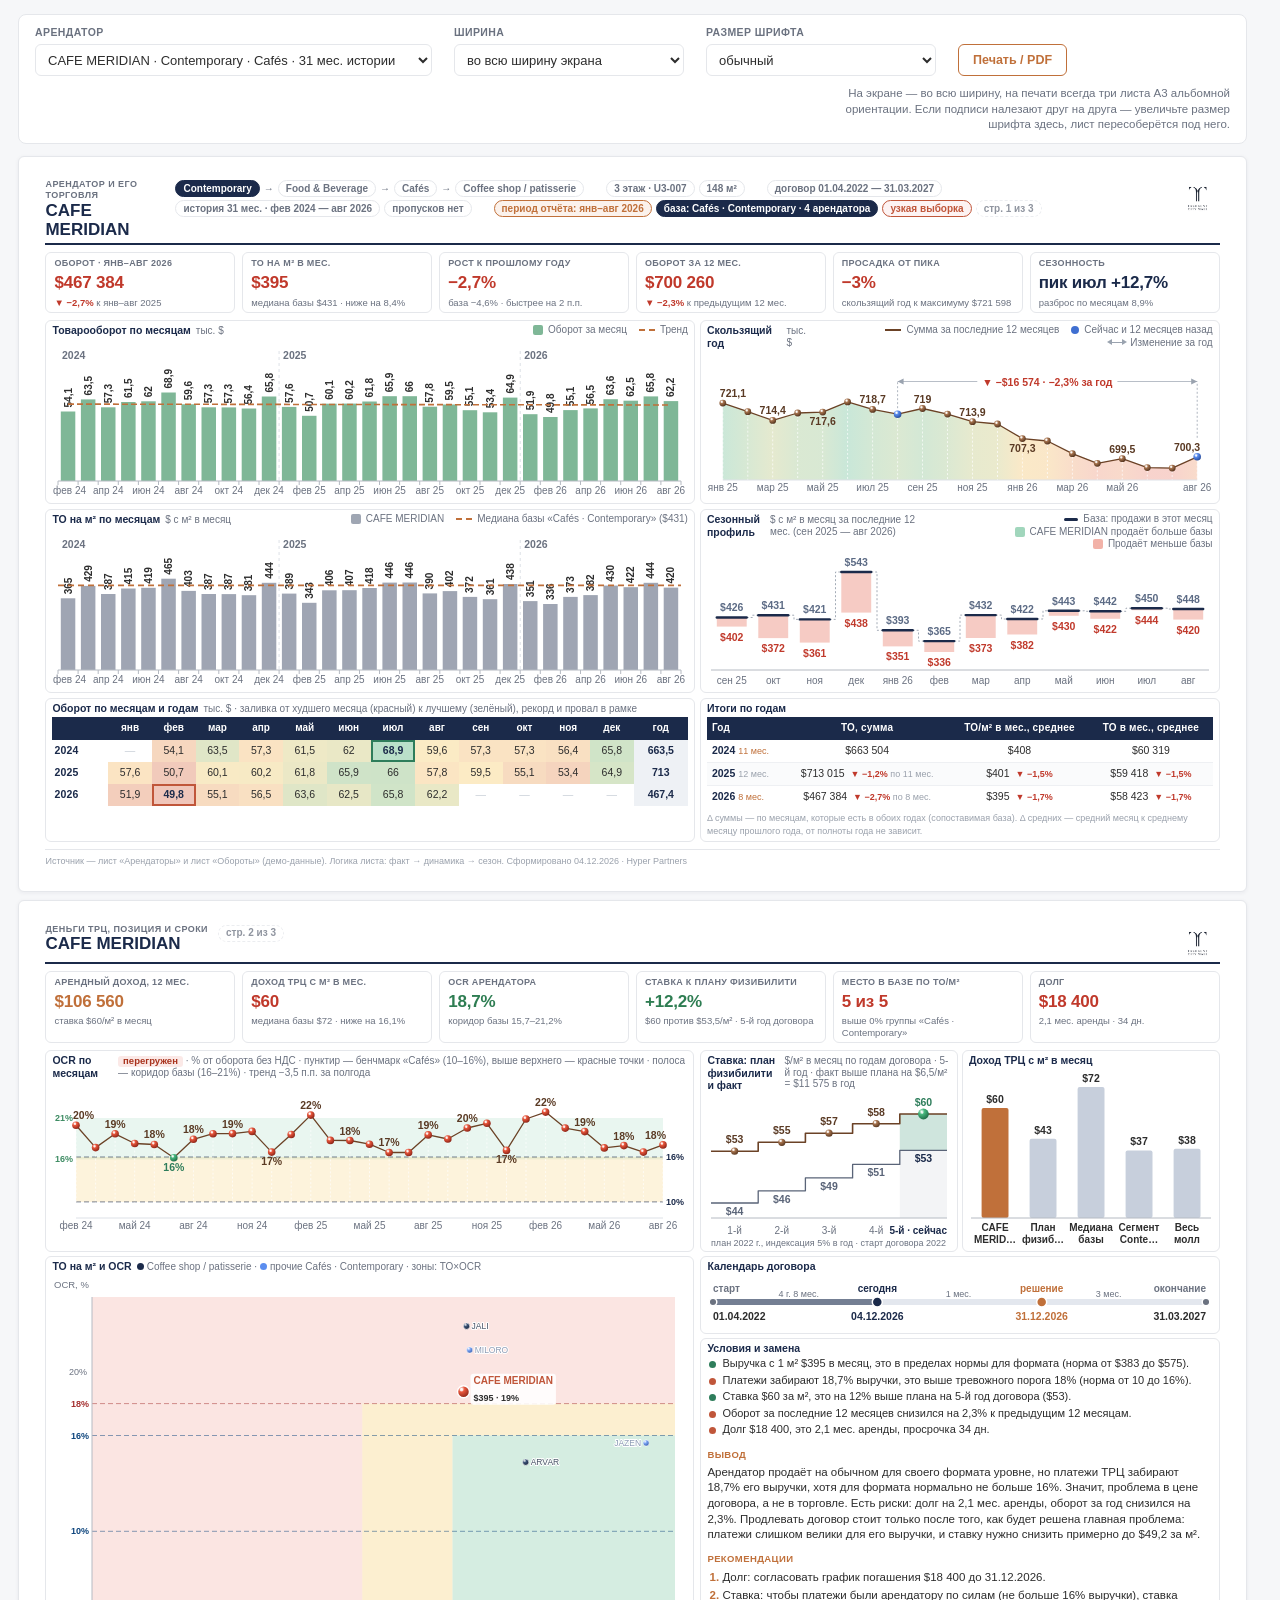
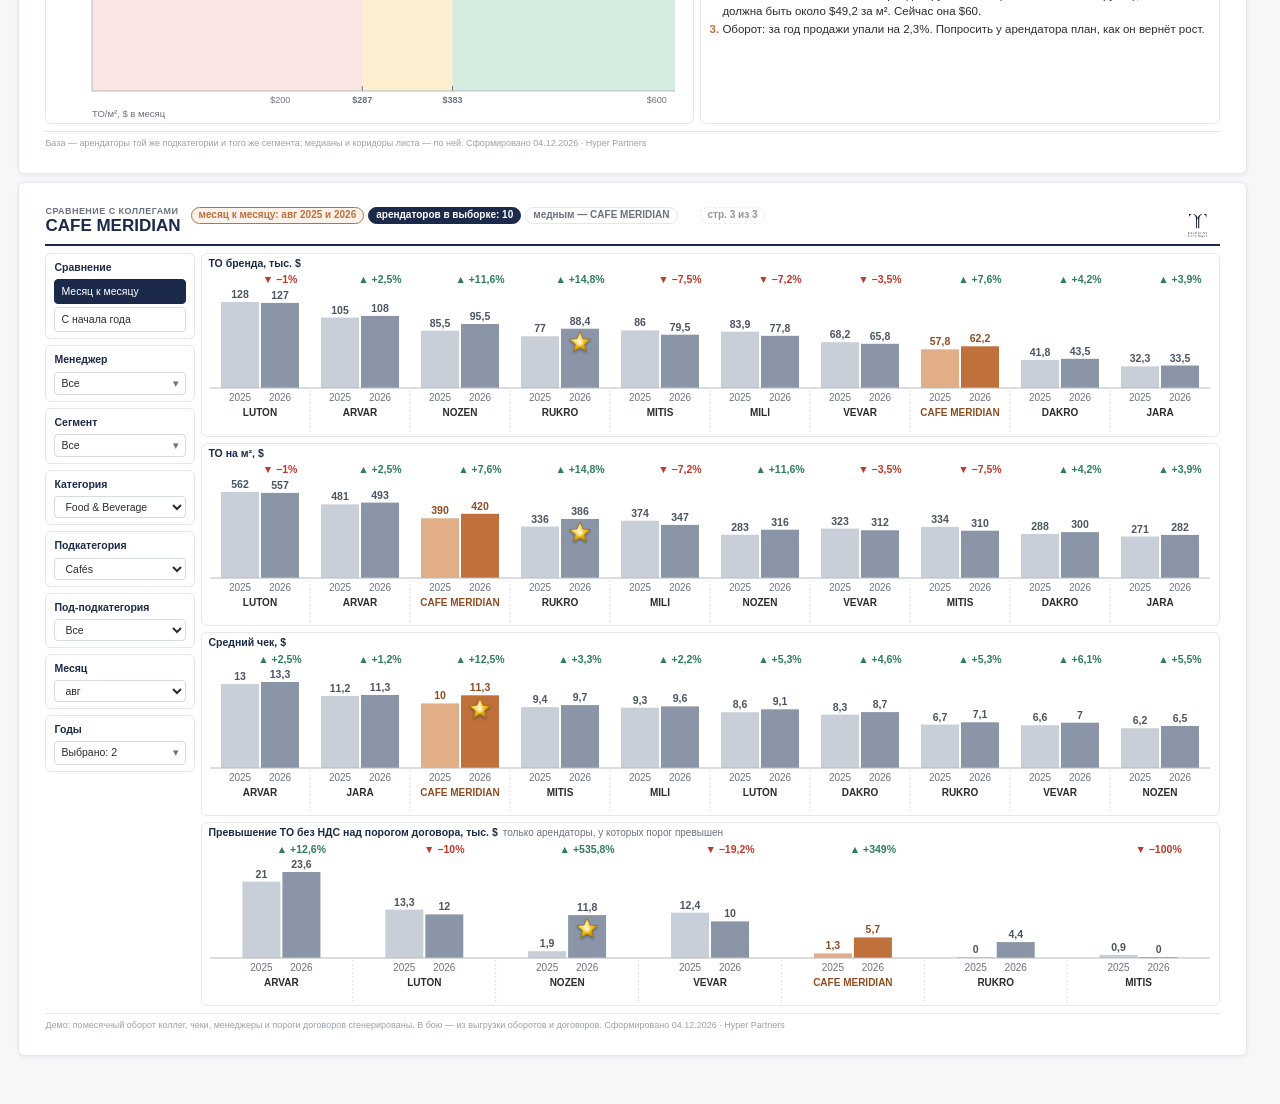
<file: report/tenant-report.html>
<!DOCTYPE html>
<html lang="ru">
<head>
<meta charset="utf-8">
<meta name="viewport" content="width=device-width, initial-scale=1">
<title>Отчёт по арендатору — финальная версия</title>
<style id="pagestyle">@page{size:A3 landscape;margin:8mm}</style>
<style>
/* Отчёт по товарообороту арендатора — витрина форматов. TCM / Hyper Partners */
:root{
  --navy:#1B2A4A; --copper:#C0703A; --ink:#2D2D2D; --mut:#6B7280;
  --line:#E5E7EB; --bg:#F6F7F9; --ok:#2E7D52; --warn:#C9862B; --bad:#C0392B;
  --green:#4E9B6F;
}
*{box-sizing:border-box}
html,body{margin:0;padding:0}
html{scrollbar-gutter:stable}
body{
  background:var(--bg); color:var(--ink);
  font:13px/1.45 'Segoe UI', Inter, -apple-system, sans-serif;
  -webkit-text-size-adjust:100%;
}
.wrap{padding:14px 18px 40px}

/* ---------- шапка витрины ---------- */
.top{display:flex;align-items:center;gap:16px;background:#fff;border:1px solid var(--line);
  border-radius:8px;padding:12px 16px;margin-bottom:12px}
.top h1{margin:0;font-size:19px;color:var(--navy);font-weight:700;letter-spacing:.1px}
.top .sub{margin-top:2px;font-size:11.5px;color:var(--mut)}
.top img{height:52px;margin-left:auto;display:block}

.panel{display:flex;flex-wrap:wrap;gap:10px 22px;align-items:flex-end;background:#fff;
  border:1px solid var(--line);border-radius:8px;padding:10px 16px;margin-bottom:12px}
.fld{display:flex;flex-direction:column;gap:4px}
.fld label{font-size:10.5px;text-transform:uppercase;letter-spacing:.4px;color:var(--mut);font-weight:600}
.fld select{height:32px;min-width:230px;border:1px solid var(--line);border-radius:6px;padding:0 8px;
  font:13px 'Segoe UI',sans-serif;color:var(--ink);background:#fff}
.tabs{display:flex;gap:6px;flex-wrap:wrap}
.tab{border:1px solid var(--line);background:#fff;border-radius:6px;padding:7px 13px;cursor:pointer;
  font:12.5px 'Segoe UI',sans-serif;color:var(--navy);white-space:nowrap}
.tab:hover{border-color:#c9cfd8}
.tab.act{background:var(--navy);border-color:var(--navy);color:#fff;font-weight:600}
.tab[data-v="A"],.tab[data-v="B"],.tab[data-v="Cv"]{border-color:#E0C3A8}
.tab[data-v="F"]{border-color:var(--copper);color:var(--copper);font-weight:700}
.tab[data-v="F"].act{background:var(--copper);border-color:var(--copper);color:#fff}
table.lad td{font-size:10.5px;padding:0.8px 4px}
table.lad td.nm{max-width:none;white-space:nowrap}
table.lad th{font-size:10px;padding:2px 3px}
.tab[data-v="A"]{color:var(--copper);font-weight:600}
.tab[data-v="A"].act,.tab[data-v="B"].act,.tab[data-v="Cv"].act{background:var(--copper);border-color:var(--copper);color:#fff}
.btn{align-self:flex-end;height:32px;border:1px solid var(--copper);background:#fff;color:var(--copper);
  border-radius:6px;padding:0 14px;font:12.5px 'Segoe UI',sans-serif;font-weight:600;cursor:pointer}
.btn:hover{background:#FBF4EC}
.hint{font-size:11.5px;color:var(--mut);margin-left:auto;max-width:430px;text-align:right;line-height:1.35}

/* ---------- карточки ---------- */
.card{background:#fff;border:1px solid var(--line);border-radius:8px;padding:14px 16px;margin-bottom:12px;min-width:0}
.card h2{margin:0 0 2px;font-size:15px;color:var(--navy);font-weight:700}
.card .cap{font-size:11.5px;color:var(--mut);margin-bottom:10px}
.card h2 .u{font-weight:400;color:var(--mut);font-size:12.5px}
.chead{display:flex;align-items:baseline;gap:14px;flex-wrap:wrap;margin-bottom:8px}
.chead h2{margin:0}
.lgd{margin-left:auto;display:flex;gap:14px;align-items:center;font-size:11px;color:var(--mut);flex-wrap:wrap}
.lgd i{display:inline-block;width:12px;height:9px;border-radius:2px;margin-right:5px;vertical-align:middle}
.grid2{display:grid;grid-template-columns:1fr 1fr;gap:12px}
.grid2.wide{grid-template-columns:1.45fr 1fr}
.grid3{display:grid;grid-template-columns:repeat(3,1fr);gap:12px}

/* ---------- шапка отчёта ---------- */
.rep-head{background:#fff;border:1px solid var(--line);border-radius:8px;padding:14px 16px;margin-bottom:12px}
.rep-head .t{font-size:21px;font-weight:700;color:var(--navy)}
.rep-head .m{font-size:11.5px;color:var(--mut);margin-top:3px}
.rep-head .m b{color:var(--ink);font-weight:600}

/* ---------- KPI ---------- */
.kpis{display:grid;grid-template-columns:repeat(auto-fit,minmax(160px,1fr));gap:10px;margin-bottom:12px}
.kpi{background:#fff;border:1px solid var(--line);border-radius:8px;padding:10px 12px;position:relative;overflow:hidden}
.kpi:before{content:'';position:absolute;left:0;right:0;top:0;height:3px;background:var(--navy)}
.kpi.acc:before{background:var(--copper)}
.kpi .l{font-size:10.5px;color:var(--mut);text-transform:uppercase;letter-spacing:.4px;font-weight:600}
.kpi .v{font-size:20px;font-weight:700;color:var(--navy);margin-top:3px;letter-spacing:-.2px}
.kpi.acc .v{color:var(--copper)}
.kpi .d{font-size:11px;color:var(--mut);margin-top:2px}
.kpi .d b{font-weight:700}
.up{color:var(--ok)} .dn{color:var(--bad)} .fl{color:var(--mut)}

/* ---------- таблицы ---------- */
table{width:100%;border-collapse:collapse}
th{background:var(--navy);color:#fff;font-weight:600;font-size:11px;padding:7px 8px;text-align:center;
  letter-spacing:.2px;white-space:nowrap}
th:first-child{text-align:left}
td{padding:5px 8px;font-size:12.5px;text-align:center;border-bottom:1px solid #EEF0F3;white-space:nowrap}
td:first-child{text-align:left}
tbody tr:nth-child(even){background:#FAFBFC}
tbody tr:hover{background:#F2F5F9}
tr.tot td{font-weight:700;background:#F1F3F6;border-top:2px solid var(--navy);border-bottom:none}
tr.yr td{background:#EDF0F5;font-weight:600;color:var(--navy)}
.num{font-variant-numeric:tabular-nums}
.src{font-size:10.5px;color:#9AA1AC;margin-top:8px}
.scroll{overflow-x:auto;min-width:0}

/* ---------- прочее ---------- */
.chart-wrap{min-width:0;overflow-x:auto;overflow-y:hidden}
.note{background:#F8F0E4;border-left:3px solid var(--copper);border-radius:0 6px 6px 0;padding:9px 12px;
  font-size:12.5px;margin-bottom:12px;color:#5a4630}
.note b{color:var(--copper)}
.pill{display:inline-block;padding:1px 7px;border-radius:9px;font-size:10.5px;font-weight:600}
.pill.ok{background:#E9F3EE;color:var(--ok)} .pill.bad{background:#F7E9E7;color:var(--bad)}
.pill.warn{background:#F8F0E4;color:var(--warn)} .pill.n{background:#EEF0F3;color:var(--mut)}
.bars{display:flex;flex-direction:column;gap:5px}
.brow{display:grid;grid-template-columns:118px 1fr 62px;gap:8px;align-items:center;font-size:12px}
.btrack{height:14px;background:#F0F2F5;border-radius:3px;overflow:hidden}
.bfill{height:100%;background:var(--green);border-radius:3px}
.brow b{text-align:right;font-variant-numeric:tabular-nums}
.sum{font-size:12.5px;line-height:1.6;color:var(--ink);margin:0;padding-left:18px}
.sum li{margin-bottom:3px}
.avail{font-size:11.5px;color:var(--mut);line-height:1.6}
.avail b{color:var(--navy)}


/* ---------- лист A4 (вариант «одна страница») ---------- */
.sheet-wrap{overflow:hidden;margin-bottom:12px}
.sheet{width:267mm;height:184mm;background:#fff;border:1px solid var(--line);border-radius:6px;
  padding:6mm 7mm;display:flex;flex-direction:column;gap:7px;transform-origin:top left;
  box-shadow:0 1px 4px rgba(27,42,74,.06)}
.sh-head{display:flex;align-items:flex-start;gap:10px;border-bottom:2px solid var(--navy);padding-bottom:4px}
.sh-t{font-size:17px;font-weight:700;color:var(--navy);line-height:1.12}
.sh-m{font-size:10.5px;color:var(--mut);margin-top:3px}
.sh-logo{height:34px;margin-left:auto;flex:none}
/* реквизиты листа — пилюлями справа от названия, а не строкой мелкого текста */
.sh-id{flex:0 1 auto;max-width:32%;min-width:120px}
.sh-k{font-size:9px;letter-spacing:.05em;text-transform:uppercase;color:var(--mut);font-weight:600;line-height:1.2}
.sh-pills{display:flex;flex-wrap:wrap;align-content:flex-start;gap:3px 4px;flex:1 1 auto;min-width:0;padding-top:1px}
.pill{display:inline-block;font-size:10px;line-height:1.2;padding:1.5px 7px;border-radius:999px;border:1px solid var(--line);color:var(--mut);background:#fff;white-space:nowrap}
.pill.seg{background:var(--navy);border-color:var(--navy);color:#fff;font-weight:600;white-space:normal}
.pill.acc{background:#FBF2EC;border-color:var(--copper);color:var(--copper);font-weight:600}
.pill.warn{background:#FDF3F3;border-color:#C0563A;color:#C0563A;font-weight:600}
.pill.ok{background:#EDF7F1;border-color:#2E7D5B;color:#2E7D5B;font-weight:600}
.bdg{display:inline-block;padding:0 5px;border-radius:3px;font-size:9.5px;font-weight:700}
.bdg.green{background:#E1F0E8;color:#1F6B4A}
.bdg.amber{background:#FCF1DA;color:#8A5B08}
.bdg.red{background:#FBE9E7;color:#A8321C}
.pill.gh{border-style:dashed;opacity:.75}
.parr{font-style:normal;color:var(--mut);font-size:10px;line-height:1;align-self:center}
.pgap{display:inline-block;width:14px;height:1px}
.yt .part{color:var(--copper)}
.sh-kpis{display:grid;grid-template-columns:repeat(5,1fr);gap:7px}
.sk{border:1px solid var(--line);border-radius:6px;padding:4px 8px;position:relative;overflow:hidden;min-width:0}
.sk.up .v{color:var(--ok)}
.sk.down .v{color:var(--bad)}
.sk .l{font-size:9px;letter-spacing:.3px;text-transform:uppercase;color:var(--mut);font-weight:600}
.sk .v{font-size:16px;font-weight:700;color:var(--navy);margin-top:1px;letter-spacing:-.2px}
.sk.acc .v{color:var(--copper)}
.sk .d{font-size:9.5px;color:var(--mut);margin-top:1px;line-height:1.2;overflow:hidden;
  display:-webkit-box;-webkit-line-clamp:2;-webkit-box-orient:vertical}
.sh-body{display:grid;grid-template-columns:1.5fr 1fr;grid-template-rows:1fr 1fr auto;gap:5px;flex:1;min-height:0}
.sh-l,.sh-r{display:flex;flex-direction:column;gap:4px;min-width:0}
.sh-body > .sh-card{display:flex;flex-direction:column;min-height:0}
.sh-card{border:1px solid var(--line);border-radius:6px;padding:3px 6px;min-width:0}
.sh-card.grow{flex:1;display:flex;flex-direction:column;min-height:0}
/* график во всю высоту карточки: содержимое вынуто из потока, поэтому svg
   не распирает колонку — он всегда рисуется ровно по доступной высоте */
.chart-wrap.fill{flex:1 1 auto;min-height:56px;position:relative;overflow:hidden}
.chart-wrap.fill > div{position:absolute;left:0;right:0;top:0;bottom:0}
.sh-h2{font-size:10.5px;font-weight:700;color:var(--navy);margin-bottom:2px;display:flex;align-items:baseline;gap:5px;line-height:1.2}
.sh-h2 span{font-weight:400;font-size:9px;color:var(--mut);line-height:1.15}
.lgd{display:inline-block;width:7px;height:7px;border-radius:50%;margin-right:3px;vertical-align:baseline}
.sh-lg{margin-left:auto;font-size:9.5px;color:var(--mut);font-weight:400}
.sh-lg i{display:inline-block;width:10px;height:8px;border-radius:2px;margin-right:4px;vertical-align:middle}
table.mtx{width:100%;border-collapse:collapse}
.mtx thead th{background:var(--navy);color:#fff;font-size:10px;font-weight:600;padding:4px 2px;text-align:center;letter-spacing:0}
.mtx th.ry{background:none;color:var(--navy);font-size:10.5px;font-weight:600;text-align:left;padding:3.5px 5px 3.5px 2px}
.mtx td{padding:3.5px 2px;font-size:10.5px;text-align:center;border:none;font-variant-numeric:tabular-nums;color:var(--ink)}
.mtx tbody tr:nth-child(even){background:none}
.mtx td.e{color:#C9CFD8}
.mtx td.ag{font-weight:700;color:var(--navy);background:#EEF1F5}
/* рекорд и провал в матрице: на экране рамка пульсирует, на печати — статична */
.mtx td.best,.mtx td.worst{position:relative;font-weight:700;color:var(--navy)}
.mtx td.best{box-shadow:inset 0 0 0 2px #2E7D5B;animation:tcmPulseUp 1.9s ease-in-out infinite}
.mtx td.worst{box-shadow:inset 0 0 0 2px #C0563A;animation:tcmPulseDn 1.9s ease-in-out infinite}
@keyframes tcmPulseUp{0%,100%{box-shadow:inset 0 0 0 2px rgba(46,125,91,1)}50%{box-shadow:inset 0 0 0 4px rgba(46,125,91,.35)}}
@keyframes tcmPulseDn{0%,100%{box-shadow:inset 0 0 0 2px rgba(192,86,58,1)}50%{box-shadow:inset 0 0 0 4px rgba(192,86,58,.35)}}
/* скользящий год: две сравниваемые точки раздуваются и возвращаются */
g.matdot{animation:tcmSwell 1.9s ease-in-out infinite;transform-box:fill-box;transform-origin:center}
g.matdot.now{animation-delay:.2s}
@keyframes tcmSwell{0%,100%{transform:scale(1)}50%{transform:scale(1.75)}}
/* OCR по месяцам: пульсация слабее (Олег, 09.11) — точек много, крупная мешает читать */
#f-occ g.matdot,.sheet.f-1 g.matdot{animation-name:tcmSwellS}   /* лист 1 — так же, как OCR (Олег, 09.11) */
@keyframes tcmSwellS{0%,100%{transform:scale(1)}50%{transform:scale(1.3)}}
@media (prefers-reduced-motion:reduce){g.matdot{animation:none}}
@media (prefers-reduced-motion:reduce){.mtx td.best,.mtx td.worst{animation:none}}
@media print{
  .mtx td.best,.mtx td.worst{animation:none;-webkit-print-color-adjust:exact;print-color-adjust:exact}
  g.matdot{animation:none}
  .mtx td{-webkit-print-color-adjust:exact;print-color-adjust:exact}
}
table.yt{width:100%;border-collapse:collapse}
.yt th{background:var(--navy);color:#fff;font-size:10px;font-weight:600;padding:4px 5px;text-align:center}
.yt th:first-child{text-align:left}
.yt td{padding:3.5px 5px;font-size:10.5px;text-align:center;border-bottom:1px solid #EEF0F3;white-space:nowrap}
.yt td:first-child{text-align:left;font-weight:600;color:var(--navy)}
.yt tbody tr:last-child td{border-bottom:none}
.yt .dlt{display:inline-block;font-size:9px;line-height:1.15;margin-left:6px;font-weight:400;white-space:nowrap}
.yt .dlt b{font-weight:600}
.mn{color:#9AA1AC;font-size:9px;font-weight:400}
.mn2{font-size:9px;color:#9AA1AC;margin-top:4px}
.sh-sum{margin:0;padding-left:15px;font-size:10.5px;line-height:1.5;color:var(--ink)}
.sh-sum li{margin-bottom:3px}
.sh-sum b{color:var(--navy)}
.sh-foot{font-size:9px;color:#9AA1AC;border-top:1px solid var(--line);padding-top:5px}
.sheet-hint{display:none;font-size:11.5px;color:var(--mut);margin:-4px 0 12px}


/* ---------- лист «решение по арендатору» ---------- */
.sheet.ceo{gap:6px}
.rec{display:flex;gap:10px;border:1px solid #E4CDB6;background:#FBF4EC;border-left:4px solid var(--copper);
  border-radius:0 6px 6px 0;padding:7px 10px}
.rec-l{font-size:9px;font-weight:700;letter-spacing:.6px;text-transform:uppercase;color:var(--copper);
  writing-mode:vertical-rl;transform:rotate(180deg);text-align:center;flex:none}
.rec-b{font-size:11.5px;line-height:1.45;color:#4a3728}
.rec-b b{color:var(--copper)}
.rec-ask{margin-top:3px;font-size:10.5px;color:var(--navy);font-weight:600}
.rec-ask b{color:var(--navy)}
.ceo-body{display:grid;grid-template-columns:1fr 1fr 1.06fr;gap:6px;flex:1;min-height:0}
/* лист 2 финального отчёта: две колонки, левая (OCR) на ~70% шире прежней */
.f-2 .ceo-body{grid-template-columns:1.7fr 1.36fr}
/* ряд карточек внутри колонки («Ставка | Доход ТРЦ»): забирает свободную высоту, карточки одной высоты */
.cl-row{display:flex;gap:4px;flex:1 1 auto;min-height:0}
.cl-row > .sh-card{flex:1 1 0;min-width:0}
.cl-row > .sh-card.wide{flex-grow:1}   /* «Ставка» и «Доход ТРЦ» поровну: подписям столбцов нужна ширина */
/* при крупном шрифте ряд не сплющивается: лучше включится компактный режим листа */
.cl-row .chart-wrap.fill{min-height:96px}
/* «Ключевые цифры» первым блоком карточки — без разделительной линии сверху */
.sh-h2 + .sh-sum.kf{margin-top:0;border-top:none;padding-top:0}
/* колонка листа 2: каждый график и таблица — в своей карточке */
.ceo-body > .cl{display:flex;flex-direction:column;gap:4px;min-width:0;min-height:0}
/* фиксированные карточки не сжимаются — иначе grow-сосед выдавливает их контент */
.ceo-body > .cl > .sh-card:not(.grow),.sh-l > .sh-card:not(.grow),.sh-r > .sh-card:not(.grow){flex-shrink:0}
.ceo-body .sh-card{display:flex;flex-direction:column;min-height:0}
.sh-h2.mt{margin-top:7px}
table.pt{width:100%;border-collapse:collapse}
.pt th{background:none;color:var(--mut);font-size:10px;font-weight:600;padding:1px 3px;text-align:right;border-bottom:1px solid var(--line)}
.pt th:first-child{text-align:left}
.pt td{padding:2.5px 3px;font-size:10.5px;text-align:right;border-bottom:1px solid #F2F4F7;white-space:nowrap}
.pt td:first-child{text-align:left;color:var(--mut)}
.pt tr.sum td{font-weight:700;color:var(--navy);border-top:1px solid var(--navy);border-bottom:none}
.pt tr.scen td{padding-top:6px;font-size:9px;letter-spacing:.4px;text-transform:uppercase;color:var(--mut);border-bottom:1px dashed var(--line);text-align:left}
.pt tr.alt td{color:var(--mut);font-style:italic;border-bottom:none}
.pt tr.alt td:last-child{font-weight:700;font-style:normal;color:var(--copper)}
.pt.tight td{padding:1.5px 3px;font-size:10.5px}
.pt.tight td:nth-child(3){text-align:left;color:var(--mut);padding-left:10px}
.occ{margin-top:7px}
.occ-t{font-size:10px;color:var(--mut);margin-bottom:2px}
table.st{width:100%;border-collapse:collapse}
.st th{background:var(--navy);color:#fff;font-size:10px;font-weight:600;padding:3px 4px;text-align:right}
.st th:nth-child(2){text-align:left}
.st td{padding:4px;font-size:10.5px;text-align:right;border-bottom:1px solid #EEF0F3;vertical-align:top}
.st td.k{width:14px;font-weight:700;color:var(--navy);text-align:center}
.st td.nm{text-align:left;white-space:normal;line-height:1.25}
.st tr.win{background:#F1F7F3}
.st tr.win td.k{color:var(--ok)}
.sh-sum.tight{font-size:10px;line-height:1.4;padding-left:14px}
.sh-sum.tight li{margin-bottom:2px}
.sh-sum.kf{margin-top:4px;border-top:1px solid var(--line);padding-top:4px}
.sh-sum.kf li{margin-bottom:0;line-height:1.24}
.sh-sum.kf{list-style:none;padding-left:2px}
.sh-sum.kf li{padding-left:13px;position:relative}
.sh-sum.kf li:before{content:'';position:absolute;left:0;top:5px;width:7px;height:7px;border-radius:50%}
.sh-sum.kf li.ok:before{background:#2E7D5B}
.sh-sum.kf li.bad:before{background:#C0563A}
.sumline{display:grid;grid-template-columns:1fr 1.1fr 1fr;gap:3px 12px;margin-top:4px;padding:4px 8px 5px}
.sumline .sl-wide{grid-column:1 / -1;border-top:1px solid var(--line);padding-top:4px}
.sl-h{font-size:9px;letter-spacing:.4px;text-transform:uppercase;color:var(--copper);font-weight:700;margin-bottom:1px}
.sl-t{font-size:10.5px;line-height:1.22;color:var(--ink)}
.sl-h{margin-top:3px}
ol.recs{margin:1px 0 0;padding-left:15px;font-size:10.5px;line-height:1.24;color:var(--ink)}
ol.recs li{margin-bottom:1px}
ol.recs li::marker{color:var(--copper);font-weight:700}
/* легенды графиков (Олег, 09.11): значок + подпись, кегль 10 как у подписей осей */
.clg{display:flex;flex-wrap:wrap;gap:1px 12px;font-size:10px;color:var(--ink);margin:0 0 3px;line-height:1.3;flex:none}
.clg span{display:inline-flex;align-items:center;white-space:nowrap}
.sh-h2 .clg{margin:0 0 0 auto;padding-left:10px;justify-content:flex-end;flex:0 1 auto;font-weight:400;align-self:flex-start}   /* легенда — правый верхний угол */
.clg .sw{display:inline-block;margin-right:5px;flex:none}
.clg .sw.box{width:10px;height:10px;border-radius:2px}
.clg .sw.dot{width:8px;height:8px;border-radius:50%}
.clg .sw.line{width:16px;height:0;border-top:2px solid}
.clg .sw.dash{width:16px;height:0;border-top:2px dashed}
.clg .sw.shelf{width:14px;height:0;border-top:3px solid;border-radius:2px}
.clg .sw.arrow{width:16px;height:0;border-top:1px solid;position:relative}
.clg .sw.arrow:before,.clg .sw.arrow:after{content:"";position:absolute;top:-4px;border:3px solid transparent}
.clg .sw.arrow:before{left:-2px;border-right:5px solid #9AA3AF;border-left:0}
.clg .sw.arrow:after{right:-2px;border-left:5px solid #9AA3AF;border-right:0}
/* «Условия и замена» (лист 2): текст крупнее и с воздухом (Олег, 09.11) */
.cond .sh-sum.kf{font-size:11px}
.cond .sh-sum.kf li{line-height:1.32;margin-bottom:2px}
.cond .sl-h{font-size:9.5px;margin-top:9px;margin-bottom:3px}
.cond .sl-t{font-size:11.5px;line-height:1.36}
.cond ol.recs{font-size:11.5px;line-height:1.36}
.cond ol.recs li{margin-bottom:3px}


/* «во всю ширину»: лист тянется по окну, при печати всё равно A4 */
.fluid .sheet{width:auto;height:auto;min-height:0;transform:none!important;max-width:none}
.fluid .sheet-wrap{overflow:visible!important;height:auto!important}
.fluid .sh-body,.fluid .ceo-body{min-height:0}
.fluid .sheet + .sheet{margin-top:0}
@media (max-width:1150px){
  .fluid .ceo-body{grid-template-columns:1fr}
  .fluid .cl-row{flex-direction:column}
  .fluid .sh-body,.fluid .sh-body.r7{grid-template-columns:1fr}
  /* одна колонка: высота карточек auto, поэтому растянутым графикам нужен свой минимум */
  .fluid .chart-wrap.fill{min-height:150px}
}

/* компактный режим листа — включается при крупном шрифте */
.sheet.dense{gap:5px;padding:5mm 6mm}
.sheet.dense .sh-card{padding:5px 7px}
.sheet.dense .sh-body,.sheet.dense .ceo-body{gap:5px}
.sheet.dense .sh-l,.sheet.dense .sh-r{gap:5px}
.sheet.dense .sh-kpis{gap:5px}
.sheet.dense .sh-h2{margin-bottom:3px}
.sheet.dense table.yt + .mn2{display:none}
.sheet.dense .pt td,.sheet.dense .yt td{padding:2px 4px}

/* ---------- двухстраничные отчёты ---------- */
.sh-kpis.six{grid-template-columns:repeat(6,1fr)}
.sh-body.r7{grid-template-columns:1.25fr 1fr}
.sh-body.r7b{grid-template-columns:1.15fr 1fr}
.sh-body.r8{grid-template-columns:1.2fr 1fr}
.sh-body.r8b{grid-template-columns:1fr 1.12fr}
.sh-body.r9b{grid-template-columns:1.08fr 1fr}
.sheet-wrap + .sheet-wrap{margin-top:2px}
.lbl-s{font-size:9.5px;color:var(--mut);margin:2px 0 0}
.tiles{display:grid;grid-template-columns:repeat(4,1fr);gap:7px}
.tile{border:1px solid var(--line);border-radius:5px;padding:3px 7px 1px;min-width:0}
.tl{font-size:9.5px;font-weight:700;color:var(--navy);white-space:nowrap;overflow:hidden;text-overflow:ellipsis}
.tl span{font-weight:400;color:var(--mut);font-size:8.5px}
table.dt{width:100%;border-collapse:collapse}
.dt th{background:var(--navy);color:#fff;font-size:8.5px;font-weight:600;padding:3px 2px;text-align:center}
.dt th.rl{text-align:left;padding-left:6px}
.dt td{padding:2px 2px;font-size:9px;text-align:center;border-bottom:1px solid #F2F4F7;
  font-variant-numeric:tabular-nums;white-space:nowrap}
.dt td.rl{text-align:left;font-weight:600;color:var(--navy);padding-left:6px}
.dt tbody tr:nth-child(even){background:#FAFBFC}
.dt .e{color:#C9CFD8}
.st td.nm{white-space:nowrap;overflow:hidden;text-overflow:ellipsis;max-width:120px}

@media (max-width:900px){
  .sheet-hint{display:block}
  .tiles{grid-template-columns:repeat(2,1fr)}
  .grid2,.grid2.wide,.grid3{grid-template-columns:1fr}
  .top img{height:40px} .top h1{font-size:16px}
  .hint{display:none} .fld select{min-width:0;width:100%}
  .wrap{padding:10px 10px 30px}
}
@media print{
  html{scrollbar-gutter:auto}
  .fluid .sheet{width:267mm;height:184mm}
  body{background:#fff}
  .panel,.top img,.hint,.btn{display:none!important}
  .card,.kpi,.rep-head{break-inside:avoid;border-color:#ccc}
  .wrap{padding:0}
  /* лист печатается 1:1, ровно одна страница */
  body.mode-p1 .top{display:none!important}
  .sheet-wrap{overflow:visible!important;height:auto!important;margin:0}
  .sheet-hint{display:none!important}
  .sheet{transform:none!important;border:none;border-radius:0;box-shadow:none;
    width:267mm;height:184mm}
  .sheet-wrap{page-break-inside:avoid;margin:0}
  .sheet-wrap + .sheet-wrap{page-break-before:always}
}


/* --- лист во весь экран: высоту задаёт JS под размер окна --- */
.fluid .sheet-wrap:nth-of-type(1) .sheet{height:var(--sheetH1,auto)}
.fluid .sheet-wrap:nth-of-type(2) .sheet{height:var(--sheetH2,auto)}
.fluid .sheet-wrap{margin-bottom:8px}
.fluid .sheet{overflow:hidden}
.fluid.autoheight .sheet-wrap:nth-of-type(1) .sheet,
.fluid.autoheight .sheet-wrap:nth-of-type(2) .sheet{height:auto}
.sheet.tighter{padding:4mm 5mm;gap:4px}
.sheet.tighter .sk .d{-webkit-line-clamp:2}
.sheet.tighter .sh-card{padding:4px 6px}
.sheet.tighter .sh-body,.sheet.tighter .ceo-body,.sheet.tighter .sh-l,.sheet.tighter .sh-r{gap:4px}
.fluid .sheet.tighter .sh-foot{display:none}
@media print{
  .fluid .sheet-wrap:nth-of-type(1) .sheet,
  .fluid .sheet-wrap:nth-of-type(2) .sheet{height:184mm}
}

/* --- отдельный файл: панель и масштаб шрифта --- */
.fontnote:not(:empty){margin-top:4px;color:#C0703A;font-weight:600}
:root{ --fs:1 }
.sk .l{font-size:calc(9px * var(--fs))}
.sk .v{font-size:calc(17px * var(--fs))}
.sk .d{font-size:calc(9.5px * var(--fs));-webkit-line-clamp:3}
.sh-t{font-size:calc(17px * var(--fs))}
.sh-m{font-size:calc(10.5px * var(--fs))}
.pill{font-size:calc(10px * var(--fs))}
.sh-k{font-size:calc(9px * var(--fs))}
.sh-h2{font-size:calc(10.5px * var(--fs))}
.sh-h2 span{font-size:calc(10px * var(--fs))}
.pt td,.yt td{font-size:calc(10.5px * var(--fs))}
.pt th,.yt th{font-size:calc(10px * var(--fs))}
.mtx td{font-size:calc(10.5px * var(--fs))}
.mtx thead th{font-size:calc(10px * var(--fs))}
.mtx th.ry{font-size:calc(10.5px * var(--fs))}
.st td{font-size:calc(10.5px * var(--fs))}
.st th{font-size:calc(10px * var(--fs))}
.lad td{font-size:calc(10.5px * var(--fs))}
.lad th{font-size:calc(10px * var(--fs))}
.sh-sum{font-size:calc(10.5px * var(--fs))}
.sh-sum.tight{font-size:calc(10.5px * var(--fs))}
.mn,.mn2{font-size:calc(9px * var(--fs))}
.lbl-s{font-size:calc(10px * var(--fs))}
.sh-foot{font-size:calc(9px * var(--fs))}

/* финальный отчёт печатается на A3 альбомном (Олег, 09.11): лист 400 x 277 мм */
body:not(.fluid) .sheet.f-1,body:not(.fluid) .sheet.f-2{width:400mm;height:277mm}
@media print{
  .sheet.f-1,.sheet.f-2{width:400mm!important;height:277mm!important}
}
/* ---------- лист 3: сравнение с коллегами (Олег, 09.11) ---------- */
.f3-body{display:grid;grid-template-columns:150px 1fr;gap:6px;flex:1;min-height:0}
.f3-side{display:flex;flex-direction:column;gap:6px;min-height:0}
.f3-f{background:#fff;border:1px solid var(--line);border-radius:6px;padding:6px 8px}
.f3-l{font-size:10.5px;font-weight:700;color:var(--navy);margin-bottom:4px}
.f3-side select,.f3-dd summary{display:block;width:100%;box-sizing:border-box;font:inherit;font-size:10.5px;padding:3px 6px;border:1px solid #D5DAE1;border-radius:4px;background:#fff;color:var(--ink)}
.f3-dd{position:relative}
.f3-dd summary{list-style:none;cursor:pointer;white-space:nowrap;overflow:hidden;text-overflow:ellipsis}
.f3-dd summary::-webkit-details-marker{display:none}
.f3-dd summary:after{content:"▾";float:right;color:var(--mut)}
.f3-ddl{position:absolute;z-index:5;left:0;min-width:100%;background:#fff;border:1px solid #D5DAE1;border-radius:4px;padding:4px 6px;box-shadow:0 4px 12px rgba(0,0,0,.12);max-height:220px;overflow:auto}
.f3-ddl label{display:block;font-size:10.5px;padding:2px 0;white-space:nowrap;cursor:pointer}
.f3-mode{display:flex;flex-direction:column;gap:3px}
.f3-mode button{font:inherit;font-size:10.5px;padding:4px 6px;border:1px solid #D5DAE1;background:#fff;border-radius:4px;cursor:pointer;color:var(--ink);text-align:left}
.f3-mode button.on{background:var(--navy);color:#fff;border-color:var(--navy)}
.f3-charts{display:flex;flex-direction:column;gap:6px;min-height:0;min-width:0}
.f3-charts .sh-card{flex:1 1 0;min-height:0;display:flex;flex-direction:column}
/* звезда лидера по приросту на листе 3: лёгкая пульсация */
g.gstar{animation:tcmStar 1.8s ease-in-out infinite;transform-box:fill-box;transform-origin:center}
@keyframes tcmStar{0%,100%{transform:scale(1)}50%{transform:scale(1.35)}}   /* заметнее (Олег, 09.11) */
@media print{g.gstar{animation:none}}
@media (prefers-reduced-motion:reduce){g.gstar{animation:none}}
.fluid .sheet-wrap:nth-of-type(3) .sheet{height:var(--sheetH2,auto)}
.fluid.autoheight .sheet-wrap:nth-of-type(3) .sheet{height:auto}
body:not(.fluid) .sheet.f-3{width:400mm;height:277mm}
@media (max-width:1150px){ .fluid .f3-body{grid-template-columns:1fr} .fluid .f3-charts .sh-card{min-height:220px} }
@media print{ .sheet.f-3{width:400mm!important;height:277mm!important} .f3-ddl{display:none!important} .f3-dd[open] summary{border-color:#D5DAE1} }
</style>
</head>
<body class="mode-p1 fluid">
<div class="wrap">
  <div class="panel">
    <div class="fld">
      <label>Арендатор</label>
      <select id="brand"></select>
    </div>
    <div class="fld">
      <label>Ширина</label>
      <select id="wide">
        <option value="1">во всю ширину экрана</option>
        <option value="0">как на печати (лист A3)</option>
      </select>
    </div>
    <div class="fld">
      <label>Размер шрифта</label>
      <select id="fs">
        <option value="1">обычный</option>
        <option value="1.15">крупнее на 15%</option>
        <option value="1.3">крупнее на 30%</option>
        <option value="0.9">мельче на 10%</option>
      </select>
    </div>
    <button class="btn" onclick="window.print()">Печать / PDF</button>
    <div class="hint">На экране — во всю ширину, на печати всегда три листа A3 альбомной ориентации. Если подписи налезают друг на друга — увеличьте размер шрифта здесь, лист пересоберётся под него.<div id="fontnote" class="fontnote"></div></div>
  </div>
  <div id="report"></div>
</div>
<script>
window.TCM_LOGO="[data-uri]";

</script>
<script>
/* ================= Классификатор Tashkent City Mall =================
   Источник: Данные/Категории.xlsx (выгрузка отдела аренды).
   Четыре уровня: СЕГМЕНТ · Категория · Подкатегория · Под-подкатегория.
   Файл заменяется целиком при обновлении классификатора — остальной код не трогать.

   Чистка при загрузке (иначе группы дробятся и база считается по мусору):
     «Mass Market» -> «Mass» (1 строка); «Sportswear» -> «Sportswear (mono-brand)» (1);
     2 строки без категории восстановлены в Food & Beverage по подкатегории.
   Итого арендаторов в классификаторе: 229. */

/* сегменты по возрастанию цены — порядок нужен, чтобы при нехватке выборки
   расширять базу на СОСЕДНИЙ сегмент, а не сваливать Luxury в Mass */
var SEG_ORDER = ['Mass', 'Upper Mass', 'Contemporary', 'Premium', 'Bridge Luxury', 'Luxury'];

var CAT_CODE = {
  "Fashion & Accessories":       "FAS",
  "Food & Beverage":             "FNB",
  "Home, Gifts & Lifestyle":     "HGL",
  "Beauty & Health":             "BTY",
  "Electronics & Mobile":        "ELC",
  "Entertainment & Leisure":     "ENT",
  "Services":                    "SVC",
  "Kiosk":                       "KSK",
  "Supermarket & Essentials":    "SUP"
};

/* сегмент | категория | подкатегория | под-подкатегория */
var TAXONOMY = [
  "Contemporary|Fashion & Accessories|Apparel|Womenswear",
  "Contemporary|Fashion & Accessories|Apparel|Sportswear (mono-brand)",
  "Mass|Fashion & Accessories|Apparel|Family concept",
  "Upper Mass|Fashion & Accessories|Apparel|Womenswear",
  "Contemporary|Fashion & Accessories|Apparel|Womenswear",
  "Upper Mass|Fashion & Accessories|Apparel|Sportswear (mono-brand)",
  "Contemporary|Fashion & Accessories|Apparel|Menswear",
  "Contemporary|Fashion & Accessories|Apparel|Family concept",
  "Contemporary|Fashion & Accessories|Apparel|Family concept",
  "Mass|Fashion & Accessories|Apparel|Family concept",
  "Upper Mass|Fashion & Accessories|Apparel|Menswear",
  "Mass|Fashion & Accessories|Apparel|Lingerie",
  "Mass|Fashion & Accessories|Apparel|Family concept",
  "Mass|Fashion & Accessories|Apparel|Family concept",
  "Bridge Luxury|Fashion & Accessories|Apparel|Kidswear",
  "Upper Mass|Fashion & Accessories|Apparel|Kidswear",
  "Mass|Fashion & Accessories|Apparel|Family concept",
  "Bridge Luxury|Fashion & Accessories|Apparel|Kidswear",
  "Contemporary|Fashion & Accessories|Apparel|Family concept",
  "Premium|Fashion & Accessories|Apparel|Family concept",
  "Contemporary|Fashion & Accessories|Apparel|Family concept",
  "Upper Mass|Fashion & Accessories|Apparel|Lingerie",
  "Contemporary|Fashion & Accessories|Apparel|Womenswear",
  "Premium|Fashion & Accessories|Apparel|Lingerie",
  "Luxury|Fashion & Accessories|Apparel|Womenswear",
  "Mass|Fashion & Accessories|Apparel|Family concept",
  "Contemporary|Fashion & Accessories|Apparel|Family concept",
  "Luxury|Fashion & Accessories|Apparel|Womenswear",
  "Mass|Fashion & Accessories|Apparel|Family concept",
  "Upper Mass|Fashion & Accessories|Apparel|Womenswear",
  "Premium|Fashion & Accessories|Apparel|Family concept",
  "Mass|Fashion & Accessories|Apparel|Lingerie",
  "Premium|Fashion & Accessories|Apparel|Womenswear",
  "Contemporary|Fashion & Accessories|Apparel|Menswear",
  "Premium|Fashion & Accessories|Apparel|Womenswear",
  "Mass|Fashion & Accessories|Apparel|Family concept",
  "Upper Mass|Fashion & Accessories|Apparel|Sportswear (mono-brand)",
  "Upper Mass|Fashion & Accessories|Apparel|Womenswear",
  "Contemporary|Fashion & Accessories|Apparel|Sportswear (multi-brand)",
  "Premium|Fashion & Accessories|Apparel|Womenswear",
  "Premium|Fashion & Accessories|Apparel|Womenswear",
  "Premium|Fashion & Accessories|Apparel|Family concept",
  "Contemporary|Fashion & Accessories|Apparel|Family concept",
  "Mass|Fashion & Accessories|Apparel|Sportswear (multi-brand)",
  "Mass|Fashion & Accessories|Apparel|Family concept",
  "Upper Mass|Fashion & Accessories|Apparel|Sportswear (mono-brand)",
  "Upper Mass|Fashion & Accessories|Apparel|Kidswear",
  "Contemporary|Fashion & Accessories|Apparel|Family concept",
  "Contemporary|Fashion & Accessories|Apparel|Kidswear",
  "Contemporary|Fashion & Accessories|Apparel|Kidswear",
  "Upper Mass|Fashion & Accessories|Apparel|Menswear",
  "Contemporary|Fashion & Accessories|Apparel|Family concept",
  "Upper Mass|Fashion & Accessories|Apparel|Sportswear (mono-brand)",
  "Upper Mass|Fashion & Accessories|Apparel|Kidswear",
  "Contemporary|Fashion & Accessories|Apparel|Sportswear (mono-brand)",
  "Upper Mass|Fashion & Accessories|Apparel|Sportswear (multi-brand)",
  "Contemporary|Fashion & Accessories|Apparel|Family concept",
  "Premium|Fashion & Accessories|Apparel|Womenswear",
  "Premium|Fashion & Accessories|Apparel|Womenswear",
  "Premium|Fashion & Accessories|Apparel|Womenswear",
  "Contemporary|Fashion & Accessories|Apparel|Sportswear (mono-brand)",
  "Contemporary|Fashion & Accessories|Apparel|Kidswear",
  "Upper Mass|Fashion & Accessories|Apparel|Kidswear",
  "Premium|Fashion & Accessories|Apparel|Kidswear",
  "Contemporary|Fashion & Accessories|Apparel|Sportswear (mono-brand)",
  "Upper Mass|Fashion & Accessories|Apparel|Sportswear (mono-brand)",
  "Mass|Fashion & Accessories|Apparel|Sportswear (mono-brand)",
  "Contemporary|Fashion & Accessories|Apparel|Family concept",
  "Contemporary|Fashion & Accessories|Apparel|Family concept",
  "Contemporary|Fashion & Accessories|Apparel|Womenswear",
  "Premium|Fashion & Accessories|Apparel|Womenswear",
  "Premium|Fashion & Accessories|Apparel|Family concept",
  "Contemporary|Fashion & Accessories|Apparel|Sportswear (mono-brand)",
  "Upper Mass|Fashion & Accessories|Apparel|Family concept",
  "Contemporary|Fashion & Accessories|Apparel|Family concept",
  "Premium|Fashion & Accessories|Apparel|Womenswear",
  "Mass|Fashion & Accessories|Apparel|Lingerie",
  "Premium|Fashion & Accessories|Apparel|Kidswear",
  "Mass|Fashion & Accessories|Apparel|Sportswear (mono-brand)",
  "Upper Mass|Fashion & Accessories|Apparel|Kidswear",
  "Upper Mass|Fashion & Accessories|Apparel|Family concept",
  "Upper Mass|Fashion & Accessories|Apparel|Menswear",
  "Upper Mass|Fashion & Accessories|Footwear|Adult footwear",
  "Upper Mass|Fashion & Accessories|Footwear|Family footwear",
  "Contemporary|Fashion & Accessories|Footwear|Adult footwear",
  "Contemporary|Fashion & Accessories|Footwear|Adult footwear",
  "Upper Mass|Fashion & Accessories|Footwear|Adult footwear",
  "Contemporary|Fashion & Accessories|Footwear|Adult footwear",
  "Mass|Fashion & Accessories|Watches & Jewelry|Jewelry (local brands)",
  "Mass|Fashion & Accessories|Accessories & Travel|Fashion accessories",
  "Mass|Fashion & Accessories|Watches & Jewelry|Jewelry (local brands)",
  "Luxury|Fashion & Accessories|Watches & Jewelry|Watches",
  "Contemporary|Fashion & Accessories|Footwear|Adult footwear",
  "Premium|Fashion & Accessories|Accessories & Travel|Luggage & leather goods",
  "Luxury|Fashion & Accessories|Watches & Jewelry|Fine jewelry",
  "Premium|Fashion & Accessories|Watches & Jewelry|Fine jewelry",
  "Upper Mass|Fashion & Accessories|Footwear|Family footwear",
  "Premium|Fashion & Accessories|Accessories & Travel|Luggage & leather goods",
  "Luxury|Fashion & Accessories|Watches & Jewelry|Watches",
  "Contemporary|Fashion & Accessories|Footwear|Adult footwear",
  "Mass|Fashion & Accessories|Footwear|Family footwear",
  "Upper Mass|Fashion & Accessories|Footwear|Family footwear",
  "Upper Mass|Fashion & Accessories|Footwear|Family footwear",
  "Mass|Fashion & Accessories|Gifts/Lifestyle/Hobby|Collectibles & Pop Culture",
  "Contemporary|Fashion & Accessories|Accessories & Travel|Eyewear",
  "Luxury|Fashion & Accessories|Watches & Jewelry|Fine jewelry",
  "Luxury|Fashion & Accessories|Accessories & Travel|Luggage & leather goods",
  "Luxury|Fashion & Accessories|Watches & Jewelry|Watches",
  "Contemporary|Fashion & Accessories|Accessories & Travel|Fashion accessories",
  "Contemporary|Fashion & Accessories|Accessories & Travel|Eyewear",
  "Contemporary|Fashion & Accessories|Accessories & Travel|Fashion accessories",
  "Upper Mass|Fashion & Accessories|Accessories & Travel|Watches",
  "Upper Mass|Fashion & Accessories|Watches & Jewelry|Watches",
  "Contemporary|Fashion & Accessories|Accessories & Travel|Fashion accessories",
  "Bridge Luxury|Fashion & Accessories|Accessories & Travel|Luggage & leather goods",
  "Contemporary|Fashion & Accessories|Footwear|Family footwear",
  "Upper Mass|Fashion & Accessories|Footwear|Family concept",
  "Premium|Fashion & Accessories|Footwear|Kids footwear",
  "Upper Mass|Fashion & Accessories|Consumer electronics|Mono-brand home electronics",
  "Upper Mass|Food & Beverage|Cafés|Coffee shop / patisserie",
  "Contemporary|Food & Beverage|Restaurants|Casual Dining",
  "Contemporary|Food & Beverage|Restaurants|Casual Dining",
  "Upper Mass|Food & Beverage|Restaurants|Casual Dining",
  "Contemporary|Food & Beverage|Restaurants|Casual Dining",
  "Upper Mass|Electronics & Mobile|Consumer electronics|Mono-brand home electronics",
  "Contemporary|Home, Gifts & Lifestyle|Home|Home decor",
  "Mass|Kiosk|Gifts/Lifestyle/Hobby|Collectibles & Pop Culture",
  "Mass|Food & Beverage|Cafés|Coffee shop / patisserie",
  "Contemporary|Supermarket & Essentials|Supermarket & Essentials|Hypermarket / Supermarket",
  "Contemporary|Services|Financial services|Bank branch",
  "Mass|Home, Gifts & Lifestyle|Home|Home essentials & tableware",
  "Mass|Services|Financial services|Currency exchange / ATM",
  "Mass|Services|Financial services|Currency exchange / ATM",
  "Mass|Home, Gifts & Lifestyle|Home|Home essentials & tableware",
  "Mass|Services|Financial services|Currency exchange / ATM",
  "Mass|Services|Financial services|Currency exchange / ATM",
  "Upper Mass|Beauty & Health|Beauty retail|Multi-brand beauty",
  "Premium|Electronics & Mobile|Mobile & Personal devices|Smartphones & wearables",
  "Upper Mass|Food & Beverage|QSR / Food court|Fast food",
  "Premium|Entertainment & Leisure|Entertainment & Leisure|Gym / fitness club",
  "Mass|Food & Beverage|QSR / Food court|Fast food",
  "Contemporary|Electronics & Mobile|Consumer electronics|Mono-brand home electronics",
  "Upper Mass|Kiosk|Cafés|Dessert / gelato",
  "Contemporary|Food & Beverage|Restaurants|Casual Dining",
  "Contemporary|Beauty & Health|Beauty retail|Multi-brand beauty",
  "Upper Mass|Food & Beverage|Restaurants|Casual Dining",
  "Upper Mass|Food & Beverage|Cafés|Coffee shop / patisserie",
  "Upper Mass|Electronics & Mobile|Consumer electronics|Multi-brand home electronics",
  "Mass|Food & Beverage|FnB retail|Dessert / gelato",
  "Contemporary|Electronics & Mobile|Consumer electronics|Mono-brand home electronics",
  "Upper Mass|Home, Gifts & Lifestyle|Gifts/Lifestyle/Hobby|Concept store / lifestyle",
  "Contemporary|Electronics & Mobile|Consumer electronics|Mono-brand home electronics",
  "Mass|Food & Beverage|QSR / Food court|Fast food",
  "Contemporary|Entertainment & Leisure|Entertainment & Leisure|Family leisure / showrooms",
  "Contemporary|Beauty & Health|Beauty retail|Multi-brand beauty",
  "Contemporary|Food & Beverage|Restaurants|Casual Dining",
  "Contemporary|Services|Personal & operational services|Tailoring / repair & dry cleaning/car wash",
  "Contemporary|Beauty & Health|Beauty retail|Mono-brand beauty",
  "Mass|Entertainment & Leisure|Entertainment & Leisure|Cinema",
  "Contemporary|Beauty & Health|Beauty retail|Mono-brand beauty",
  "Mass|Services|Financial services|Bank branch",
  "Upper Mass|Beauty & Health|Beauty retail|Mono-brand beauty",
  "Contemporary|Food & Beverage|Restaurants|Casual Dining",
  "Upper Mass|Kiosk|Cafés|Dessert / gelato",
  "Mass|Food & Beverage|QSR / Food court|Fast food",
  "Mass|Home, Gifts & Lifestyle|Gifts/Lifestyle/Hobby|Collectibles & Pop Culture",
  "Premium|Kiosk|Consumer electronics|Mono-brand home electronics",
  "Mass|Beauty & Health|Beauty retail|Multi-brand beauty",
  "Mass|Food & Beverage|FnB retail|Dessert / gelato",
  "Mass|Food & Beverage|QSR / Food court|Fast food",
  "Bridge Luxury|Home, Gifts & Lifestyle|Home|Home decor",
  "Mass|Food & Beverage|QSR / Food court|Fast food",
  "Mass|Food & Beverage|QSR / Food court|Fast food",
  "Mass|Food & Beverage|QSR / Food court|Fast food",
  "Mass|Food & Beverage|QSR / Food court|Fast food",
  "Upper Mass|Food & Beverage|QSR / Food court|Fast food",
  "Mass|Food & Beverage|QSR / Food court|Fast food",
  "Contemporary|Food & Beverage|Restaurants|Casual Dining",
  "Contemporary|Kiosk|Mobile & Personal devices|Personal gadgets (наушники, часы, e-cigarettes и т.п.)",
  "Mass|Food & Beverage|QSR / Food court|Fast food",
  "Contemporary|Electronics & Mobile|Mobile & Personal devices|Personal gadgets (наушники, часы, e-cigarettes и т.п.)",
  "Mass|Kiosk|Accessories & Travel|Fashion accessories",
  "Mass|Beauty & Health|Beauty retail|Mono-brand beauty",
  "Mass|Home, Gifts & Lifestyle|Gifts/Lifestyle/Hobby|Concept store / lifestyle",
  "Contemporary|Food & Beverage|Restaurants|Casual Dining",
  "Mass|Kiosk|Accessories & Travel|Fashion accessories",
  "Premium|Food & Beverage|Restaurants|Fine dining",
  "Mass|Entertainment & Leisure|Entertainment & Leisure|Kids entertainment",
  "Contemporary|Services|Financial services|Bank branch",
  "Contemporary|Services|Personal & operational services|Tailoring / repair & dry cleaning/car wash",
  "Mass|Kiosk|Cafés|Dessert / gelato",
  "Contemporary|Kiosk|Cafés|Grab & go / kiosk",
  "Contemporary|Kiosk|Cafés|Grab & go / kiosk",
  "Contemporary|Food & Beverage|Cafés|Coffee shop / patisserie",
  "Mass|Home, Gifts & Lifestyle|Gifts/Lifestyle/Hobby|Concept store / lifestyle",
  "Mass|Services|Financial services|Bank branch",
  "Upper Mass|Kiosk|Accessories & Travel|Fashion accessories",
  "Contemporary|Food & Beverage|Restaurants|Casual Dining",
  "Mass|Kiosk|Accessories & Travel|Fashion accessories",
  "Mass|Services|Financial services|Currency exchange / ATM",
  "Mass|Food & Beverage|Cafés|Grab & go / kiosk",
  "Upper Mass|Food & Beverage|FnB retail|Coffee shop / patisserie",
  "Premium|Food & Beverage|FnB retail|Dessert / gelato",
  "Mass|Kiosk|FnB retail|Grab & go / kiosk",
  "Mass|Kiosk|Cafés|Grab & go / kiosk",
  "Contemporary|Services|Personal & operational services|Beauty services",
  "Upper Mass|Kiosk|FnB retail|Grab & go / kiosk",
  "Contemporary|Beauty & Health|Beauty retail|Mono-brand beauty",
  "Mass|Kiosk|FnB retail|Grab & go / kiosk",
  "Mass|Beauty & Health|Pharmacy|Pharmacy",
  "Mass|Food & Beverage|Cafés|Coffee shop / patisserie",
  "Mass|Food & Beverage|Cafés|Grab & go / kiosk",
  "Upper Mass|Food & Beverage|Cafés|Coffee shop / patisserie",
  "Mass|Kiosk|Accessories & Travel|Fashion accessories",
  "Mass|Services|Personal & operational services|Travel, tickets & logistics/mobile operators/rent",
  "Mass|Home, Gifts & Lifestyle|Gifts/Lifestyle/Hobby|Stationery & books",
  "Upper Mass|Food & Beverage|Restaurants|Casual Dining",
  "Mass|Services|Personal & operational services|Travel, tickets & logistics/mobile operators/rent",
  "Contemporary|Home, Gifts & Lifestyle|Home|Home essentials & tableware",
  "Mass|Food & Beverage|QSR / Food court|Fast food",
  "Upper Mass|Food & Beverage|FnB retail|Dessert / gelato",
  "Contemporary|Electronics & Mobile|Consumer electronics|Mono-brand home electronics",
  "Upper Mass|Home, Gifts & Lifestyle|Home|Home essentials & tableware",
  "Contemporary|Beauty & Health|Beauty retail|Mono-brand beauty",
  "Contemporary|Kiosk|Cafés|Coffee shop / patisserie",
  "Mass|Food & Beverage|QSR / Food court|Fast food",
  "Upper Mass|Food & Beverage|Cafés|Coffee shop / patisserie",
  "Upper Mass|Food & Beverage|Restaurants|Family concept",
  "Mass|Food & Beverage|FnB retail|Dessert / gelato"
].map(function(s){
  var p = s.split('|');
  return { seg:p[0], catName:p[1], cat:CAT_CODE[p[1]], sub:p[2], sub2:p[3] };
});

/* индекс сегмента и набор «сегмент ± 1 ступень» */
function segIdx(seg){ return SEG_ORDER.indexOf(seg); }
function segNear(seg){
  var i = segIdx(seg);
  if (i < 0) return [seg];
  return SEG_ORDER.slice(Math.max(0, i - 1), i + 2);
}
function segNearLabel(seg){
  var n = segNear(seg);
  return n.length > 1 ? n[0] + '–' + n[n.length - 1] : seg;
}

/* ================= Бенчмарки нагрузки на арендатора (OCR) =================
   OCR = (аренда + эксплуатация + маркетинг) / товарооборот.
   Числитель совпадает с международным Total Occupancy Cost (base rent + CAM +
   marketing + property tax), поэтому цифры ниже сопоставимы напрямую.

   ВАЖНО: мировые бенчмарки строятся на обороте БЕЗ НДС. Если арендаторы подают
   оборот с НДС, его нужно очистить — см. VAT_RATE и TO_INCLUDES_VAT ниже.

   Источники: ICSC / Wall Street Prep, Adventures in CRE (retail underwriting),
   RockStep (enclosed mall metrics), Coldwell Banker Commercial, Realized1031.
   Общий коридор для сопоставимых магазинов молла — 9–16% от оборота.
   Правило, объясняющее разброс: чем выше наценка, тем выше переносимый OCR.

   lo/hi — рабочий коридор, alarm — порог, после которого продления срываются.
   Таблица правится независимо от остального кода. */

var VAT_RATE = 0.12;              /* НДС, Узбекистан */
var TO_INCLUDES_VAT = false;      /* true — в выгрузке оборот с НДС, очищаем при расчётах */

/* оборот без НДС: единая точка, чтобы не делить на 1.12 по всему коду */
function netTO(v){
  if (v == null) return null;
  return TO_INCLUDES_VAT ? v / (1 + VAT_RATE) : v;
}

/* по подкатегории классификатора (второй уровень) */
var OCR_BENCH = {
  'Apparel':                         { lo:10, hi:14, alarm:18, note:'опорная категория молла' },
  'Footwear':                        { lo:10, hi:15, alarm:18, note:'ниже оборот с метра, чем у одежды' },
  'Accessories & Travel':            { lo:12, hi:18, alarm:20, note:'высокая маржа, малые площади' },
  'Watches & Jewelry':               { lo:14, hi:20, alarm:24, note:'самая высокая переносимость в молле' },
  'Beauty retail':                   { lo:10, hi:16, alarm:18, note:'моно-бренды ближе к верхней границе' },
  'Pharmacy':                        { lo:4,  hi:8,  alarm:10, note:'регулируемые цены, низкая маржа' },
  'Consumer electronics':            { lo:4,  hi:8,  alarm:10, note:'низкая маржа, высокий средний чек' },
  'Mobile & Personal devices':       { lo:6,  hi:12, alarm:14, note:'малые площади поднимают ставку с метра' },
  'Home':                            { lo:8,  hi:13, alarm:16, note:'крупные площади, низкая ставка с метра' },
  'Gifts/Lifestyle/Hobby':           { lo:10, hi:16, alarm:18, note:'импульсный спрос, высокая наценка' },
  'Cafés':                           { lo:10, hi:16, alarm:18, note:'десерты и джелато — к верхней границе' },
  'QSR / Food court':                { lo:12, hi:18, alarm:20, note:'фудкорт — самый дорогой формат аренды' },
  'Restaurants':                     { lo:8,  hi:13, alarm:15, note:'большие площади, тонкая маржа' },
  'FnB retail':                      { lo:8,  hi:14, alarm:16, note:'выпечка и кондитерские навынос' },
  'Financial services':              { lo:4,  hi:10, alarm:12, note:'банки платят за присутствие, не за оборот' },
  'Personal & operational services': { lo:8,  hi:14, alarm:16, note:'бытовые услуги, ремонт, химчистка' },
  'Entertainment & Leisure':         { lo:12, hi:20, alarm:25, note:'кино и детские зоны — верхняя граница' },
  'Supermarket & Essentials':        { lo:2,  hi:5,  alarm:6,  note:'якорь: огромный оборот, низкая ставка' }
};

/* киоски и островки живут по своим правилам — площадь минимальна, ставка с метра высокая */
var OCR_BENCH_KIOSK = { lo:15, hi:25, alarm:28, note:'островки и киоски: минимальная площадь' };

/* бенчмарк для арендатора: по подкатегории, для киосков — по категории */
function ocrBench(b){
  if (b.catCode === 'KSK') return OCR_BENCH_KIOSK;
  return OCR_BENCH[b.sub] || null;
}

/* ================= Бенчмарки отдачи площади (ТО/м² в месяц) =================
   Абсолютные $/м² между рынками несравнимы (США ≠ Эр-Рияд ≠ Ташкент), поэтому
   норма строится ОТНОСИТЕЛЬНО собственного молла:

     норма ТО/м² = медиана молла × индекс подкатегории × коэффициент сегмента.

   Из мировой статистики берутся только соотношения (sales density по категориям:
   ювелирка ≈ 2× от средней по моллу, дом ≈ 0,75×, фудкорт ≈ 1,6× и т.д.) —
   источники: Wikipedia sales per unit area (ICSC), StyleMatrix retail guide,
   Shopify retail benchmarks, Ken Research (Riyadh mall market).
   Медиана молла пересчитывается сама при каждой загрузке свежей выгрузки.

   lo/hi — коридор нормы (индекс × 0.8 … × 1.2), crit — критическая граница
   (25% ниже нормы): ниже неё отдача площади считается провалом формата. */

/* индекс подкатегории: во сколько раз типичная отдача формата отличается
   от средней по моллу (1.0 = средний магазин молла) */
var TO_INDEX = {
  'Apparel':                         1.00,
  'Footwear':                        0.95,
  'Accessories & Travel':            1.25,
  'Watches & Jewelry':               2.00,
  'Beauty retail':                   1.30,
  'Pharmacy':                        1.10,
  'Consumer electronics':            1.60,
  'Mobile & Personal devices':       1.70,
  'Home':                            0.75,
  'Gifts/Lifestyle/Hobby':           0.90,
  'Cafés':                           1.30,
  'QSR / Food court':                1.60,
  'Restaurants':                     0.90,
  'FnB retail':                      1.20,
  'Financial services':              0.70,
  'Personal & operational services': 0.65,
  'Entertainment & Leisure':         0.45,
  'Supermarket & Essentials':        1.40
};
var TO_INDEX_KIOSK = 1.50;            /* киоски: малая площадь, высокая отдача метра */

/* коэффициент сегмента: люкс даёт с метра в 1,5–2,5 раза больше масс-маркета
   (растянуто по нашим шести ступеням SEG_ORDER) */
var SEG_TO_K = {
  'Mass':          0.80,
  'Upper Mass':    0.95,
  'Contemporary':  1.10,
  'Premium':       1.40,
  'Bridge Luxury': 1.65,
  'Luxury':        2.00
};

/* норма ТО/м² для арендатора: {lo, hi, crit, mid} или null, если формат неизвестен.
   Сегмент применяется ОТНОСИТЕЛЬНО среднего сегмента подкатегории в пуле (peers):
   индекс ювелирки уже собран по премиум-люкс ювелирам, и умножать его на люкс
   ещё раз — двойной счёт. Люкс-ювелир среди люкс-ювелиров получает k ≈ 1. */
function toBench(b, mallMedM2, peers){
  var idx = b.catCode === 'KSK' ? TO_INDEX_KIOSK : TO_INDEX[b.sub];
  if (!idx || !mallMedM2) return null;
  var k = SEG_TO_K[b.seg] || 1;
  if (peers && peers.length){
    var ks = peers.map(function(x){ return SEG_TO_K[x.seg] || 1; });
    var avg = ks.reduce(function(a, v){ return a + v; }, 0) / ks.length;
    if (avg > 0) k = k / avg;
  }
  var mid = mallMedM2 * idx * k;
  return { mid:mid, lo:mid * 0.8, hi:mid * 1.2, crit:mid * 0.8 * 0.75 };
}

/* ================= Плановые ставки аренды (физибилити) =================
   Ставки из финансовой модели молла: базовая аренда, $/м² в месяц, БЕЗ опекса
   и маркетинга — то есть сопоставимо со статьёй «Аренда» в отчёте.

   ВАЖНО: модель написана на PLAN_YEAR и напрямую с сегодняшней ставкой
   несравнима. Ставка приводится к году отчёта индексацией PLAN_INDEX —
   в отчёте это помечено («план 2022, приведён к 2026»).

   ЦИФРЫ НИЖЕ ВЫМЫШЛЕННЫЕ — заменить выгрузкой из физибилити. Структура
   разреза (категория × этаж) типовая для таких моделей; если в вашем файле
   разрез иной (зона, размер юнита), меняется только PLAN_RATE и floorOf(). */

var PLAN_YEAR = 2022;             /* год финансовой модели */
var PLAN_INDEX = 0.05;            /* индексация, заложенная в модель, в год */

/* базовая аренда по категории и этажу, $/м² в месяц на PLAN_YEAR */
var PLAN_RATE = {
  FAS: { '-1':22, '1':62, '2':48, '3':38, '4':30 },
  FNB: { '-1':26, '1':70, '2':54, '3':44, '4':52 },   /* фудкорт на 4 этаже дороже профильных */
  HGL: { '-1':18, '1':46, '2':34, '3':28, '4':22 },
  BTY: { '-1':24, '1':68, '2':50, '3':40, '4':32 },
  ELC: { '-1':20, '1':52, '2':40, '3':32, '4':26 },
  ENT: { '-1':12, '1':28, '2':22, '3':18, '4':16 },
  SVC: { '-1':16, '1':44, '2':32, '3':26, '4':20 },
  KSK: { '-1':40, '1':120, '2':95, '3':78, '4':64 },  /* островки: ставка с метра кратно выше */
  SUP: { '-1':10, '1':20, '2':16, '3':14, '4':12 }
};

/* этаж арендатора из строки вида «3 этаж» / «−1 этаж» */
function floorOf(b){
  var m = String(b.floor || '').match(/-?\d+/);
  return m ? m[0] : '1';
}

/* плановая ставка, приведённая к году отчёта: {base, rate, year, toYear} или null */
function planRate(b, toYear){
  var byFloor = PLAN_RATE[b.catCode];
  if (!byFloor) return null;
  var base = byFloor[floorOf(b)];
  if (base == null) return null;
  var years = Math.max(0, (toYear || PLAN_YEAR) - PLAN_YEAR);
  return { base:base, rate:base * Math.pow(1 + PLAN_INDEX, years),
           year:PLAN_YEAR, toYear:toYear || PLAN_YEAR };
}

/* ================= план по годам договора =================
   Физибилити задаёт ставку на 5 лет: год 1 — базовая, дальше индексация.
   ФАКТИЧЕСКАЯ история ставок в демо восстанавливается от текущей ставки назад
   с меньшим темпом — заменить реальными данными по годам договора. */
var PLAN_TERM = 5;                /* горизонт модели, лет */
var FACT_INDEX_DEMO = 0.03;       /* демо-темп фактической индексации */

/* календарный год старта договора из строки «01.06.2024 — ...» */
function contractStartYear(d){
  var m = String(d && d.contract || '').match(/\d{2}\.\d{2}\.(\d{4})/);
  return m ? +m[1] : PLAN_YEAR;
}

/* [{ y:1..5, plan:$/м² }] — план по годам ДОГОВОРА: базовая ставка модели,
   проиндексированная от PLAN_YEAR до календарного года каждого года договора */
function planLadder(b, d){
  var byFloor = PLAN_RATE[b.catCode];
  if (!byFloor) return null;
  var base = byFloor[floorOf(b)];
  if (base == null) return null;
  var startY = contractStartYear(d);
  var out = [];
  for (var i = 0; i < PLAN_TERM; i++){
    var calYears = Math.max(0, startY + i - PLAN_YEAR);
    out.push({ y:i + 1, cal:startY + i, plan:base * Math.pow(1 + PLAN_INDEX, calYears) });
  }
  return out;
}

/* какой год договора идёт сейчас: 1..PLAN_TERM (по дате начала из строки договора) */
function contractYear(d, today){
  var m = String(d && d.contract || '').match(/(\d{2})\.(\d{2})\.(\d{4})/);
  if (!m) return 1;
  var start = new Date(+m[3], +m[2] - 1, +m[1]);
  var years = Math.floor((today - start) / (365.25 * 24 * 3600 * 1000)) + 1;
  return Math.max(1, Math.min(PLAN_TERM, years));
}

/* фактические ставки по годам договора: до текущего года включительно */
function factLadder(d, curY){
  if (!d) return null;
  var out = [];
  for (var i = curY; i >= 1; i--)
    out.unshift({ y:i, fact:d.rent / Math.pow(1 + FACT_INDEX_DEMO, curY - i) });
  return out;
}

/* Демо-данные для показа форматов отчёта.
   ВАЖНО: бренды и цифры ВЫМЫШЛЕННЫЕ, генерируются детерминированно
   (без случайности при каждом открытии) — заменить реальной выгрузкой. */

function lcg(seed){ let s = seed >>> 0; return function(){ s = (s * 1664525 + 1013904223) >>> 0; return s / 4294967296; }; }

/* сезонные коэффициенты по месяцам (1 = янв ... 12 = дек), типичные для ТРЦ */
var SEASON = {
  base: [0.92, 0.86, 1.00, 0.96, 1.02, 0.95, 0.98, 1.00, 0.99, 1.03, 1.02, 1.32],
  fnb:  [0.95, 0.92, 1.00, 0.99, 1.05, 1.08, 1.10, 1.06, 0.98, 0.98, 0.96, 1.15],
  fas:  [0.88, 0.82, 1.02, 0.98, 1.00, 0.90, 0.86, 0.96, 1.06, 1.08, 1.06, 1.42]
};

/* id, бренд, категория, площадь, старт ряда, число месяцев, база ТО/м², тренд/мес, сезонность */
var BRANDS = [
  { id:'aura',    brand:'AURA HOME',      cat:'Home, Gifts & Lifestyle', catCode:'HGL', seg:'Upper Mass', sub:'Home', sub2:'Home decor', area:332, floor:'2 этаж', unit:'U2-014',
    start:{y:2025,m:10}, n:10, baseM2:232, trend:0.004,  season:'base', check:14.6, checkTrend:0.002, seed:20251, note:'Открылся в октябре 2025 — истории меньше года.' },
  { id:'velora',  brand:'VELORA',         cat:'Fashion & Accessories',   catCode:'FAS', seg:'Premium', sub:'Apparel', sub2:'Womenswear', area:214, floor:'1 этаж', unit:'U1-032',
    start:{y:2025,m:1},  n:19, baseM2:318, trend:0.006,  season:'fas',  check:38.4, checkTrend:0.004, seed:71933, note:'19 месяцев — второй год неполный.' },
  { id:'meridian',brand:'CAFE MERIDIAN',  cat:'Food & Beverage',         catCode:'FNB', seg:'Contemporary', sub:'Cafés', sub2:'Coffee shop / patisserie', area:148, floor:'3 этаж', unit:'U3-007',
    start:{y:2024,m:2},  n:31, baseM2:404, trend:-0.002, season:'fnb',  check:9.2,  checkTrend:0.006, seed:44107, note:'31 месяц — два полных года и часть третьего.' },
  { id:'lumier',  brand:'LUMIÈRE OR',     cat:'Fashion & Accessories',   catCode:'FAS', seg:'Luxury', sub:'Watches & Jewelry', sub2:'Fine jewelry', area:85, floor:'1 этаж', unit:'U1-005',
    start:{y:2024,m:6},  n:27, baseM2:640, trend:0.005,  season:'base', check:340,  checkTrend:0.003, seed:58221, note:'Люкс: высокий чек, редкие покупки, 27 мес. истории.' },
  { id:'wokgo',   brand:'WOK & GO',       cat:'Food & Beverage',         catCode:'FNB', seg:'Mass', sub:'QSR / Food court', sub2:'Fast food', area:46, floor:'4 этаж', unit:'U4-023',
    start:{y:2025,m:2},  n:18, baseM2:540, trend:0.007,  season:'fnb',  check:5.8,  checkTrend:0.004, seed:90911, note:'Фудкорт, масс-сегмент: 18 месяцев истории.' }
];

/* сборка помесячного ряда */
function buildSeries(b){
  var rnd = lcg(b.seed), out = [], y = b.start.y, m = b.start.m, s = SEASON[b.season];
  for (var i = 0; i < b.n; i++){
    var drift = Math.pow(1 + b.trend, i);
    var noise = 0.94 + rnd() * 0.13;
    var to = b.baseM2 * b.area * s[m-1] * drift * noise;
    out.push({ y:y, m:m, to:Math.round(to) });
    m++; if (m > 12){ m = 1; y++; }
  }
  return out;
}

BRANDS.forEach(function(b){ b.rows = buildSeries(b); });

/* реальный кейс «месяц не подан» перенесён на AURA HOME: у VELORA он рвал скользящий год.
   Месяц не ноль, а «нет данных» — так и должно приходить из выгрузки. */
(function(){
  var a = BRANDS.filter(function(b){ return b.id === 'aura'; })[0];
  if (a && a.rows[3]) a.rows[3].to = null;
})();


/* ================= данные для управленческого решения (вымышленные) =================
   Источники в реальной жизни: Yardi (договор, начисления, оплаты, долг),
   витрина оборотов (ТО, чеки), ANPR/счётчики (трафик), служба эксплуатации (замечания),
   отдел аренды (лист ожидания и ставка замены). */

/* медианы по категориям молла — нужны, чтобы понимать «много или мало» */
var BENCH = {
  FNB: { m2:355, occLo:15, occHi:18, label:'Food & Beverage' },
  FAS: { m2:296, occLo:12, occHi:16, label:'Fashion & Accessories' },
  HGL: { m2:214, occLo:10, occHi:14, label:'Home, Gifts & Lifestyle' }
};

/* договор + деньги ТРЦ по каждому арендатору */
var DEAL = {
  meridian: {
    contract:'01.04.2022 — 31.03.2027', endsIn:7, type:'фикс $/м²',
    rent:60, opex:10, mkt:4,                    /* $/м² в месяц */
    indexation:'5% в год', deposit:'2 мес. аренды',
    debt:18400, overdueDays:34, latePayments:3, /* просрочек за 12 мес. */
    rankCat:4, rankOf:19, shareCat:6.2,         /* место и доля в категории */
    zoneTraffic:118000,                          /* трафик этажа в месяц, чел. */
    issues:['Часы работы: 4 нарушения за квартал', 'Замечание по вытяжке — не устранено 41 день'],
    altRate:72, altBrand:'сетевая кофейня (лист ожидания, 2 претендента)', altReady:'готов войти с 01.02.2027',
    fitOut:12000, vacancyMonths:2,               /* подготовка и простой при ротации */
    offerPct:12, offerMinFix:45                  /* предлагаемые условия: % с оборота и мин. фикс */
  },
  velora: {
    contract:'01.01.2025 — 31.12.2026', endsIn:4, type:'фикс $/м²',
    rent:22, opex:5, mkt:2,
    indexation:'нет', deposit:'1 мес. аренды',
    debt:0, overdueDays:0, latePayments:0,
    rankCat:6, rankOf:34, shareCat:3.8,
    zoneTraffic:142000,
    issues:['Замечаний нет'],
    altRate:31, altBrand:'международный fashion-бренд (переговоры)', altReady:'вход не ранее 01.05.2027',
    fitOut:16000, vacancyMonths:3,
    offerPct:10, offerMinFix:27
  },
  aura: {
    contract:'01.10.2025 — 30.09.2028', endsIn:25, type:'фикс $/м² + каникулы 3 мес.',
    rent:28, opex:7, mkt:2.8,
    indexation:'7% в год с 2027', deposit:'2 мес. аренды',
    debt:4100, overdueDays:12, latePayments:1,
    rankCat:9, rankOf:21, shareCat:4.4,
    zoneTraffic:96000,
    issues:['Витрина не обновлялась с открытия', 'Долг 12 дней — первый случай'],
    altRate:30, altBrand:'кандидатов нет — локация на 2 этаже в слабом крыле', altReady:'—',
    fitOut:14000, vacancyMonths:4,
    offerPct:11, offerMinFix:24
  },
  lumier: {
    contract:'01.06.2024 — 31.05.2029', endsIn:33, type:'фикс $/м²',
    rent:98, opex:12, mkt:5,
    indexation:'4% в год', deposit:'3 мес. аренды',
    debt:0, overdueDays:0, latePayments:0,
    rankCat:2, rankOf:9, shareCat:8.1,
    zoneTraffic:152000,
    issues:['Замечаний нет'],
    altRate:110, altBrand:'международный ювелирный бренд (интерес)', altReady:'вход не ранее 2028',
    fitOut:60000, vacancyMonths:6,
    offerPct:13, offerMinFix:80
  },
  wokgo: {
    contract:'01.02.2025 — 31.01.2027', endsIn:5, type:'фикс $/м²',
    rent:88, opex:16, mkt:6,
    indexation:'нет', deposit:'1 мес. аренды',
    debt:2600, overdueDays:9, latePayments:2,
    rankCat:5, rankOf:14, shareCat:2.9,
    zoneTraffic:104000,
    issues:['Жалоба на вытяжку от соседнего юнита'],
    altRate:95, altBrand:'сетевой фастфуд (лист ожидания)', altReady:'готов войти с 01.04.2027',
    fitOut:9000, vacancyMonths:1,
    offerPct:14, offerMinFix:70
  }
};


/* ================= сегменты и пул арендаторов молла =================
   Классификатор (сегмент · категория · подкатегория · под-подкатегория) лежит
   в categories.js и грузится ПЕРЕД этим файлом. Здесь к каждой строке
   классификатора приписывается экономика: площадь, ТО/м², нагрузка, рост.

   Сегмент задаёт уровень цен и ожидаемую нагрузку, под-подкатегория — формат торговли.
   База сравнения выбирается лестницей benchLadder() в final.js:
   под-подкат+сегмент -> под-подкат+соседние сегменты -> подкат+сегмент ->
   подкат+соседние сегменты -> подкат -> категория+сегмент -> категория -> молл. */

/* поправка на сегмент: выше сегмент — выше отдача метра и ниже терпимая нагрузка */
var SEG_K = {
  'Mass':          { m2:0.80, occ:1.12 },
  'Upper Mass':    { m2:0.95, occ:1.04 },
  'Contemporary':  { m2:1.10, occ:0.98 },
  'Premium':       { m2:1.38, occ:0.90 },
  'Bridge Luxury': { m2:1.62, occ:0.84 },
  'Luxury':        { m2:1.95, occ:0.78 }
};

/* ================= пул арендаторов молла =================
   Структура категорий — РЕАЛЬНАЯ (229 строк классификатора).
   Обороты, площади и нагрузка — вымышленные, генерация с фиксированным seed.
   В бою этот блок заменяется чтением листа «Арендаторы» + листа «Обороты». */
var MALL = (function(){
  var setup = {                                                  /* базовая экономика категории */
    FNB: { m2:355, sd:0.34, occ:16.5, area:[90, 320] },
    FAS: { m2:296, sd:0.40, occ:14.0, area:[110, 640] },
    HGL: { m2:214, sd:0.36, occ:12.0, area:[140, 520] },
    BTY: { m2:268, sd:0.32, occ:13.5, area:[60, 240] },
    ELC: { m2:392, sd:0.30, occ:9.5,  area:[180, 900] },
    ENT: { m2:158, sd:0.28, occ:11.0, area:[300, 1600] },
    SVC: { m2:186, sd:0.30, occ:12.5, area:[35, 180] },
    KSK: { m2:410, sd:0.38, occ:17.0, area:[8, 40] },
    SUP: { m2:520, sd:0.12, occ:7.0,  area:[900, 2400] }
  };
  var syl1 = ['Ar','Ve','Lu','No','Ka','Mi','So','Te','Ru','Za','Ol','Pi','Da','Fe','Gi','He','Ja','Ko','Le','Ma'];
  var syl2 = ['mo','ra','li','ton','via','ska','nex','dor','mia','pol','tis','var','zen','kro','fina','loro','mira','sunt'];
  var rnd = lcg(90210);
  return TAXONOMY.map(function(t, i){
    var c = setup[t.cat] || setup.SVC;
    var k = SEG_K[t.seg] || { m2:1, occ:1 };
    var f = Math.exp((rnd() + rnd() + rnd() - 1.5) * c.sd);       /* лог-нормальный разброс */
    var area = Math.round(c.area[0] + rnd() * (c.area[1] - c.area[0]));
    var m2 = c.m2 * f * k.m2;
    var occ = c.occ * (0.62 + rnd() * 0.85) * (1 / Math.max(0.55, Math.min(1.7, f))) * k.occ;
    var growth = (rnd() + rnd() - 1) * 14;                        /* рост оборота г/г, % */
    /* сезонный профиль арендатора: шаблон категории + индивидуальный разброс.
       Индекс месяца, 100 = средний месяц. В бою считается из тех же помесячных оборотов. */
    var tpl = SEASON[t.cat === 'FNB' ? 'fnb' : t.cat === 'FAS' ? 'fas' : 'base'];
    var raw = tpl.map(function(v){ return v * (0.94 + rnd() * 0.12); });
    var avg = raw.reduce(function(a, v){ return a + v; }, 0) / 12;
    var season = raw.map(function(v){ return v / avg * 100; });
    return {
      id:'m' + (i + 1),
      brand:(syl1[Math.floor(rnd() * syl1.length)] + syl2[Math.floor(rnd() * syl2.length)]).toUpperCase(),
      cat:t.cat, catName:t.catName, seg:t.seg, sub:t.sub, sub2:t.sub2,
      area:area, m2:m2, occ:occ, toYear:m2 * area * 12, growth:growth, season:season,
      rentM2: m2 * occ / 100 * 0.81                               /* доход ТРЦ с м²: платёж минус эксплуатация и маркетинг */
    };
  });
})();

/* медиана произвольного набора */
function medianOf(list, key){
  var v = list.map(function(x){ return x[key]; }).filter(function(x){ return x != null; }).sort(function(a, b){ return a - b; });
  if (!v.length) return null;
  var h = Math.floor(v.length / 2);
  return v.length % 2 ? v[h] : (v[h - 1] + v[h]) / 2;
}

/* медианы по категории считаются из пула, а не задаются вручную */
function mallMedian(cat, key){
  var v = MALL.filter(function(x){ return x.cat === cat; }).map(function(x){ return x[key]; }).sort(function(a, b){ return a - b; });
  if (!v.length) return null;
  var h = Math.floor(v.length / 2);
  return v.length % 2 ? v[h] : (v[h - 1] + v[h]) / 2;
}
</script>
<script>
/* SVG-графики в реальных пикселях (без CDN, без viewBox-масштабирования).
   Стандарт tcm-design: ось Y скрыта, значения у точек/столбцов, ось X тонкая с засечками. */

var MON = ['янв','фев','мар','апр','май','июн','июл','авг','сен','окт','ноя','дек'];
var C = { navy:'#1B2A4A', copper:'#C0703A', ink:'#2D2D2D', mut:'#6B7280', line:'#E5E7EB',
          green:'#4E9B6F', ok:'#2E7D52', bad:'#C0392B', warn:'#C9862B', grey:'#A9B0BA' };

/* ---------- форматирование ---------- */
function sp(n){ return String(n).replace(/\B(?=(\d{3})+(?!\d))/g, ' '); }
function money(v){ return '$' + sp(Math.round(v)); }
function moneyC(v){ return v < 50 ? '$' + num1(v) : '$' + sp(Math.round(v)); }   /* средний чек: мелкие суммы с десятыми */
function num1(v){ return String(Math.round(v * 10) / 10).replace('.', ','); }
function num2(v){ return v.toFixed(2).replace('.', ','); }
function pct(v){ return (v >= 0 ? '+' : '−') + num1(Math.abs(v)) + '%'; }
function kUsd(v){ return num1(v / 1000); }                 /* тыс. $ */
function mLabel(r){ return MON[r.m - 1] + ' ' + r.y; }
function mShort(r){ return MON[r.m - 1] + ' ' + String(r.y).slice(2); }
function today(){ var d = new Date(Date.now() + 5 * 3600e3); /* UTC+5 */
  return ('0'+d.getUTCDate()).slice(-2)+'.'+('0'+(d.getUTCMonth()+1)).slice(-2)+'.'+d.getUTCFullYear(); }
function plural(n, one, few, many){
  var a = Math.abs(n) % 100, b = a % 10;
  return n + ' ' + (a > 10 && a < 20 ? many : b === 1 ? one : (b >= 2 && b <= 4 ? few : many));
}
function esc(s){ return String(s).replace(/&/g,'&amp;').replace(/</g,'&lt;').replace(/>/g,'&gt;'); }


/* Определяет, поднимает ли браузер мелкие шрифты до минимума (настройка Chrome
   «Минимальный размер шрифта»). Если да — подписи рисуются крупнее, чем считает
   раскладка, и цифры налезают друг на друга. Возвращает эффективный минимум в px или 0. */
function detectFontFloor(){
  function widthAt(px){
    var e = document.createElement('span');
    e.textContent = 'MMMMMMMMMM';
    e.style.cssText = 'position:absolute;left:-9999px;top:0;visibility:hidden;white-space:pre;' +
      "font-family:'Segoe UI',sans-serif;font-weight:400;font-size:" + px + 'px';
    document.body.appendChild(e);
    var w = e.getBoundingClientRect().width;
    e.parentNode.removeChild(e);
    return w;
  }
  var big = widthAt(40), small = widthAt(8);
  if (!big) return 0;
  var ratio = small / (big / 5);
  return ratio > 1.15 ? Math.round(8 * ratio * 10) / 10 : 0;
}

/* ---------- измерение текста ---------- */
var _cv, _ctx;
function fs(v){ return Math.round(v * (window.CHART_FS || 1) * 10) / 10; }   /* общий масштаб подписей */
function tw(text, size, weight){
  if (!_cv){ _cv = document.createElement('canvas'); _ctx = _cv.getContext('2d'); }
  _ctx.font = (weight || 400) + ' ' + fs(size) + "px 'Segoe UI', sans-serif";
  return _ctx.measureText(text).width;
}
/* подпись у края: прижимаем к границе, чтобы не выходила за пределы графика */
function Tedge(x, y, text, w, o){
  o = o || {};
  var half = tw(text, o.size || 10, o.w || 400) / 2, a = 'middle', xx = x;
  if (x - half < 1){ a = 'start'; xx = 1; }
  else if (x + half > w - 1){ a = 'end'; xx = w - 1; }
  o.a = a;
  return T(xx, y, text, o);
}
function T(x, y, s, o){
  o = o || {};
  return '<text x="' + x + '" y="' + y + '" font-size="' + fs(o.size || 11) + '" font-weight="' + (o.w || 400) +
    '" fill="' + (o.fill || C.ink) + '" text-anchor="' + (o.a || 'middle') + '"' +
    (o.rot ? ' transform="rotate(' + o.rot + ' ' + x + ' ' + y + ')"' : '') +
    /* TCM: белая обводка — подпись читается поверх пунктира тренда/медианы */
    (o.halo ? ' stroke="#fff" stroke-width="' + o.halo + '" stroke-linejoin="round" paint-order="stroke"' : '') +
    ' font-family="Segoe UI, sans-serif">' + esc(s) + '</text>';
}

/* TCM: две подписи на высотах ya (выше) и yb (ниже): если ближе строки — раздвигаем симметрично */
function apart(ya, yb){
  var need = fs(10), d = yb - ya;
  if (d >= need) return [ya, yb];
  var m = (ya + yb) / 2;
  return [m - need / 2, m + need / 2];
}

/* ============ 1. Столбцы по месяцам (+ опц. линия второй серии) ============ */
/* opts: rows[{y,m,val}], h, fmt, line:{vals[], color, dash, name}, barColor */
function barChart(host, o){
  var w = Math.max(host.clientWidth || host.parentNode.clientWidth || 700, o.hardMin == null ? 320 : o.hardMin);
  var rows = o.rows, n = rows.length;
  var minW = n * (o.minSlot == null ? 26 : o.minSlot) + 40;
  if (w < minW) w = minW;                                  /* узкий экран → скролл внутри карточки */
  /* o.padB — общий нижний отступ: оси X соседних графиков на одном уровне (Олег, 09.11) */
  var h = o.h || 240, padT = 26, padB = o.padB != null ? o.padB : 34, padL = 6, padR = 6;
  var iw = w - padL - padR, slot = iw / n, bw = Math.min(slot * 0.72, 46);
  var vals = rows.map(function(r){ return r.val; }).filter(function(v){ return v != null; });
  var vmax = Math.max.apply(null, vals) || 1, max = vmax * 1.12;
  var y0 = h - padB, ih = y0 - padT;
  /* TCM: значение подписываем у КАЖДОГО месяца: горизонтально, если подписи помещаются в ширину столбца,
     иначе вертикально над столбцом (под них — запас по высоте); прореживаем, только если и так не влезает */
  var lblW = Math.max.apply(null, vals.map(function(v){ return tw(o.fmt(v), 10.5, 600); }));
  var vert = lblW + 5 > slot, vSize = 10;
  var vW = Math.max.apply(null, vals.map(function(v){ return tw(o.fmt(v), vSize, 600); }));
  if (vert && slot >= fs(vSize) + 2 && ih - vW - 8 > ih * 0.45) max = Math.max(max, vmax * ih / (ih - vW - 8));
  else if (vert) vert = false;
  var s = '<svg width="' + w + '" height="' + h + '" xmlns="http://www.w3.org/2000/svg">';

  /* разделители календарных лет (на низком графике год не подписываем) */
  var showYears = h >= 150;
  for (var i = 1; i < n; i++) if (rows[i].y !== rows[i-1].y){
    var xd = padL + slot * i;
    s += '<line x1="'+xd+'" y1="'+(padT-(showYears?14:8))+'" x2="'+xd+'" y2="'+y0+'" stroke="#DDE1E7" stroke-width="1" stroke-dasharray="3 3"/>';
    if (showYears) s += T(xd + 4, padT - 6, rows[i].y, { size:10.5, w:600, fill:C.mut, a:'start' });
  }
  if (n && showYears) s += T(padL + 4, padT - 6, rows[0].y, { size:10.5, w:600, fill:C.mut, a:'start' });

  /* шаг подписей значений и месяцев */
  var vStep = vert ? 1 : Math.max(1, Math.ceil((lblW + 5) / slot));
  var labTop = [];                                         /* верх подписи над каждым столбцом — для «тренд» */
  var mw = Math.max.apply(null, rows.map(function(r){ return tw(mShort(r), 10, 400); }));
  var mStep = Math.max(1, Math.ceil((mw + 6) / slot));

  rows.forEach(function(r, i){
    if (r.val == null){                                    /* месяц без данных — не ноль */
      var xg = padL + slot * i + (slot - bw) / 2;
      s += '<rect x="'+xg.toFixed(1)+'" y="'+(y0-18)+'" width="'+bw.toFixed(1)+'" height="18" fill="#FBFCFD" stroke="#DDE1E7" stroke-dasharray="2 2"/>';
      s += T(padL + slot * i + slot / 2, y0 - 24, 'нет', { size:9.5, fill:'#B9C0CA' });
      if ((n - 1 - i) % mStep === 0) s += Tedge(padL + slot * i + slot / 2, y0 + 13, mShort(r), w, { size:10, fill:C.mut });
      labTop[i] = y0 - 30;
      return;
    }
    var x = padL + slot * i + (slot - bw) / 2, bh = Math.max(1, r.val / max * ih), y = y0 - bh;
    s += '<rect x="'+x.toFixed(1)+'" y="'+y.toFixed(1)+'" width="'+bw.toFixed(1)+'" height="'+bh.toFixed(1)+
         '" fill="'+(o.barColor || C.green)+'" fill-opacity="'+(o.op || 0.72)+'"/>';
    var lx = padL + slot * i + slot / 2;
    if (vert){
      s += T(lx + fs(vSize) * 0.35, y - 4, o.fmt(r.val), { size:vSize, w:600, fill:C.ink, a:'start', rot:-90, halo:2.5 });
      labTop[i] = y - 4 - tw(o.fmt(r.val), vSize, 600);
    } else if ((n - 1 - i) % vStep === 0){
      s += T(lx, y - 5, o.fmt(r.val), { size:10.5, w:600, fill:C.ink, halo:2.5 });
      labTop[i] = y - 5 - fs(12);
    } else labTop[i] = y;
    if ((n - 1 - i) % mStep === 0)
      s += Tedge(lx, y0 + 13, mShort(r), w, { size:10, fill:C.mut });
  });

  /* линия тренда: обычная регрессия по месяцам с данными */
  if (o.trend){
    var sx = 0, sy = 0, sxy = 0, sxx = 0, cnt = 0;
    rows.forEach(function(r, i){
      if (r.val == null) return;
      sx += i; sy += r.val; sxy += i * r.val; sxx += i * i; cnt++;
    });
    if (cnt >= 3){
      var den = cnt * sxx - sx * sx;
      if (den !== 0){
        var k = (cnt * sxy - sx * sy) / den, q = (sy - k * sx) / cnt;
        var tY = function(i){ return y0 - Math.max(0, Math.min(max, k * i + q)) / max * ih; };
        var x1 = padL + slot / 2, x2 = padL + slot * (n - 1) + slot / 2;
        s += '<line x1="' + x1.toFixed(1) + '" y1="' + tY(0).toFixed(1) + '" x2="' + x2.toFixed(1) +
             '" y2="' + tY(n - 1).toFixed(1) + '" stroke="' + C.copper + '" stroke-width="1.6" stroke-dasharray="6 3"/>';
        /* подпись «тренд» — над линией в том месте, где столбцы и их подписи ниже неё (обычно провал),
           иначе она ложится на подпись последнего столбца */
        var tlw = tw('тренд', 10, 600), tpos = null;
        for (var ti = n - 1; ti >= 0 && tpos == null; ti--){
          var tcx = padL + slot * ti + slot / 2, ty = tY(ti) - 6, ok = ty - fs(10) > 0;
          for (var tj = 0; tj < n && ok; tj++){
            var bx = padL + slot * tj + slot / 2;
            if (Math.abs(bx - tcx) > tlw / 2 + slot / 2) continue;
            var top = labTop[tj] == null ? y0 - 30 : labTop[tj] - 3;
            if (top < ty + 3) ok = false;
          }
          if (ok) tpos = [Math.min(Math.max(tcx, padL + tlw / 2), w - padR - tlw / 2), ty];
        }
        if (tpos) s += T(tpos[0], tpos[1], 'тренд', { size:10, w:600, fill:C.copper });
      }
    }
  }

  /* вторая серия линией (скользящее среднее / прошлый год) */
  if (o.line){
    var lv = o.line.vals, pts = [];
    lv.forEach(function(v, i){ if (v == null) return;
      pts.push([padL + slot * i + slot / 2, y0 - v / max * ih]); });
    var d = '', prev = null;
    lv.forEach(function(v, i){
      if (v == null){ prev = null; return; }
      var x = padL + slot * i + slot / 2, y = y0 - v / max * ih;
      d += (prev === null ? 'M' : 'L') + x.toFixed(1) + ' ' + y.toFixed(1) + ' '; prev = 1;
    });
    s += '<path d="'+d+'" fill="none" stroke="'+(o.line.color || C.grey)+'" stroke-width="'+(o.line.wid||2)+
         '"'+(o.line.dash ? ' stroke-dasharray="'+o.line.dash+'"' : '')+' stroke-linejoin="round"/>';
    pts.forEach(function(p){ s += '<circle cx="'+p[0].toFixed(1)+'" cy="'+p[1].toFixed(1)+'" r="3" fill="'+(o.line.color||C.grey)+'"/>'; });
    if (pts.length){ var last = pts[pts.length-1];
      s += T(last[0], last[1] - 8, o.line.lastLabel || '', { size:10.5, w:600, fill:o.line.color || C.mut, a:'end' }); }
  }

  /* опорная линия (например, медиана базы сравнения) */
  if (o.ref && o.ref.val != null && o.ref.val <= max){
    var ry = y0 - o.ref.val / max * ih;
    s += '<line x1="'+padL+'" y1="'+ry.toFixed(1)+'" x2="'+(w-padR)+'" y2="'+ry.toFixed(1)+
         '" stroke="'+(o.ref.color || C.copper)+'" stroke-width="1.6" stroke-dasharray="6 4"/>';
    if (o.ref.label)
      s += T(w - padR - 2, ry - 4, o.ref.label, { size:9.5, w:600, fill:o.ref.color || C.copper, a:'end' });
  }

  /* ось X поверх столбцов */
  s += '<line x1="'+padL+'" y1="'+y0+'" x2="'+(w-padR)+'" y2="'+y0+'" stroke="#B5BAC2" stroke-width="1"/>';
  for (var k = 0; k <= n; k++){ var xt = padL + slot * k;
    s += '<line x1="'+xt.toFixed(1)+'" y1="'+y0+'" x2="'+xt.toFixed(1)+'" y2="'+(y0+4)+'" stroke="#B5BAC2" stroke-width="1"/>'; }
  host.innerHTML = s + '</svg>';
}

/* ============ 2. Линия (динамика + скользящий год) ============ */
/* opts: rows[{y,m}], series:[{vals, color, dash, wid, fill, labels:bool, fmt}], h */
function lineChart(host, o){
  var w = Math.max(host.clientWidth || 700, o.hardMin == null ? 320 : o.hardMin);
  var rows = o.rows, n = rows.length;
  if (!o.noMin && w < 560) w = 560;
  var h = o.h || 250, padT = 30, padB = 32, padL = 10, padR = 46;
  var iw = w - padL - padR, y0 = h - padB, ih = y0 - padT, step = n > 1 ? iw / (n - 1) : 0;
  var all = [];
  o.series.forEach(function(se){ se.vals.forEach(function(v){ if (v != null) all.push(v); }); });
  if (o.band){ all.push(o.band[0]); all.push(o.band[1]); }
  var mx = Math.max.apply(null, all), mn = Math.min.apply(null, all);
  var pad = (mx - mn) * (o.padK == null ? 0.35 : o.padK) || mx * 0.2 || 1;
  var hi = mx + pad, lo = Math.max(0, mn - pad);
  var Y = function(v){ return y0 - (v - lo) / (hi - lo) * ih; };
  var X = function(i){ return padL + step * i; };
  var s = '<svg width="'+w+'" height="'+h+'" xmlns="http://www.w3.org/2000/svg">';

  if (o.band){                                   /* коридор нормы фоном */
    var by1 = Y(Math.max(o.band[0], o.band[1])), by2 = Y(Math.min(o.band[0], o.band[1]));
    s += '<rect x="'+padL+'" y="'+by1.toFixed(1)+'" width="'+(w-padL-padR)+'" height="'+
         Math.abs(by2 - by1).toFixed(1)+'" fill="#4E9B6F" fill-opacity="0.12"/>';
  }

  var showYears = h >= 170;                      /* на низком графике год не подписываем — он есть на оси X */
  for (var i = 1; i < n; i++) if (rows[i].y !== rows[i-1].y){
    var xd = X(i) - step / 2;
    s += '<line x1="'+xd.toFixed(1)+'" y1="'+(padT-(showYears?16:10))+'" x2="'+xd.toFixed(1)+'" y2="'+y0+'" stroke="#DDE1E7" stroke-dasharray="3 3"/>';
    if (showYears) s += T(xd + 4, padT - 6, rows[i].y, { size:10.5, w:600, fill:C.mut, a:'start' });
  }
  if (n && showYears) s += T(padL, padT - 6, rows[0].y, { size:10.5, w:600, fill:C.mut, a:'start' });

  o.series.forEach(function(se){
    var d = '', prev = null, first = null, lastX = null;
    se.vals.forEach(function(v, i){
      if (v == null){ prev = null; return; }
      var x = X(i), y = Y(v);
      if (first === null) first = x; lastX = x;
      d += (prev === null ? 'M' : 'L') + x.toFixed(1) + ' ' + y.toFixed(1) + ' '; prev = 1;
    });
    if (se.fill && first !== null)
      s += '<path d="'+d+'L'+lastX.toFixed(1)+' '+y0+' L'+first.toFixed(1)+' '+y0+' Z" fill="'+se.fill+'" stroke="none"/>';
    s += '<path d="'+d+'" fill="none" stroke="'+se.color+'" stroke-width="'+(se.wid||2.5)+'"'+
         (se.dash ? ' stroke-dasharray="'+se.dash+'"' : '')+' stroke-linejoin="round"/>';
    se.vals.forEach(function(v, i){ if (v == null) return;
      s += '<circle cx="'+X(i).toFixed(1)+'" cy="'+Y(v).toFixed(1)+'" r="'+(se.dot||3)+'" fill="'+se.color+'"/>'; });
    /* подпись у последней точки серии */
    var li = -1; se.vals.forEach(function(v, i){ if (v != null) li = i; });
    if (li >= 0 && se.name)
      s += T(X(li) + 7, Y(se.vals[li]) + 4, se.name, { size:10.5, w:600, fill:se.color, a:'start' });
  });

  /* подписи значений главной серии (первая в списке), с прореживанием */
  var main = o.series[0];
  if (main.labels !== false && h >= 90){          /* на низком графике значения не подписываем */
    var lw = Math.max.apply(null, main.vals.filter(function(v){return v!=null;}).map(function(v){ return tw(main.fmt(v), 10.5, 600); }));
    var st = Math.max(1, Math.ceil((lw + 6) / (step || 1)));
    main.vals.forEach(function(v, i){ if (v == null) return;
      if ((n - 1 - i) % st === 0) s += T(X(i), Y(v) - 8, main.fmt(v), { size:10.5, w:600, fill:C.ink }); });
  }

  var mw = Math.max.apply(null, rows.map(function(r){ return tw(mShort(r), 10, 400); }));
  var ms = Math.max(1, Math.ceil((mw + 8) / (step || 1)));
  rows.forEach(function(r, i){ if ((n - 1 - i) % ms === 0) s += Tedge(X(i), y0 + 13, mShort(r), w, { size:10, fill:C.mut }); });
  s += '<line x1="'+padL+'" y1="'+y0+'" x2="'+(w-padR)+'" y2="'+y0+'" stroke="#B5BAC2" stroke-width="1"/>';
  rows.forEach(function(r, i){ s += '<line x1="'+X(i).toFixed(1)+'" y1="'+y0+'" x2="'+X(i).toFixed(1)+'" y2="'+(y0+4)+'" stroke="#B5BAC2"/>'; });
  host.innerHTML = s + '</svg>';
}

/* ============ 3. Heatmap год × месяц ============ */
/* opts: years[], grid{y}{m}=val, fmt */
function heatmap(host, o){
  var w = Math.max(host.clientWidth || 700, 320);
  if (w < 560) w = 560;
  var years = o.years, padL = 46, padT = 20, cellH = 30, gap = 3;
  var cw = (w - padL - 4) / 12;
  var h = padT + years.length * (cellH + gap) + 6;
  var vals = [];
  years.forEach(function(y){ for (var m = 1; m <= 12; m++){ var v = o.grid[y] && o.grid[y][m]; if (v != null) vals.push(v); } });
  var mx = Math.max.apply(null, vals), mn = Math.min.apply(null, vals);
  var s = '<svg width="'+w+'" height="'+h+'" xmlns="http://www.w3.org/2000/svg">';
  for (var m = 1; m <= 12; m++) s += T(padL + cw * (m - 0.5), padT - 6, MON[m-1], { size:10.5, fill:C.mut });
  years.forEach(function(y, r){
    var yy = padT + r * (cellH + gap);
    s += T(padL - 8, yy + cellH / 2 + 4, y, { size:11.5, w:600, fill:C.navy, a:'end' });
    for (var m = 1; m <= 12; m++){
      var v = o.grid[y] && o.grid[y][m], x = padL + cw * (m - 1);
      if (v == null){
        s += '<rect x="'+x.toFixed(1)+'" y="'+yy+'" width="'+(cw-2).toFixed(1)+'" height="'+cellH+
             '" fill="#FBFCFD" stroke="#EEF0F3" stroke-dasharray="2 2"/>';
        s += T(x + cw / 2 - 1, yy + cellH / 2 + 4, '—', { size:11, fill:'#C9CFD8' });
      } else {
        var t = mx === mn ? 0.6 : (v - mn) / (mx - mn);
        var op = 0.10 + t * 0.85;
        s += '<rect x="'+x.toFixed(1)+'" y="'+yy+'" width="'+(cw-2).toFixed(1)+'" height="'+cellH+
             '" fill="'+C.navy+'" fill-opacity="'+op.toFixed(2)+'" rx="3"/>';
        s += T(x + cw / 2 - 1, yy + cellH / 2 + 4, o.fmt(v), { size:11, w:600, fill: t > 0.55 ? '#fff' : C.ink });
      }
    }
  });
  host.innerHTML = s + '</svg>';
}

/* ============ 4. Сгруппированные столбцы: месяц × годы ============ */
/* opts: years[], grid{y}{m}, fmt */
function yoyChart(host, o){
  var w = Math.max(host.clientWidth || 700, 320);
  if (w < 620) w = 620;
  var h = o.h || 230, padT = 24, padB = 30, padL = 6, padR = 6;
  var iw = w - padL - padR, slot = iw / 12, y0 = h - padB, ih = y0 - padT;
  var ys = o.years, k = ys.length, bw = Math.min((slot * 0.8) / k, 26);
  var vals = [];
  ys.forEach(function(y){ for (var m = 1; m <= 12; m++){ var v = o.grid[y] && o.grid[y][m]; if (v != null) vals.push(v); } });
  var mx = Math.max.apply(null, vals) * 1.14 || 1;
  var pal = [ '#C7CFDC', '#8C9BB4', C.navy, C.copper ];
  var col = function(i){ return k <= 2 ? [ '#A9B6C9', C.navy ][i] : pal[Math.min(i, 3)]; };

  /* подписи значений ставим только если реально помещаются: иначе — только последний год, иначе — никаких */
  var lw = 0;
  ys.forEach(function(y){ for (var m = 1; m <= 12; m++){ var v = o.grid[y] && o.grid[y][m];
    if (v != null) lw = Math.max(lw, tw(o.fmtShort(v), 9.5, 600)); } });
  var mode = lw + 3 <= bw ? 'all' : (lw + 4 <= slot ? 'last' : 'none');

  var s = '<svg width="'+w+'" height="'+h+'" xmlns="http://www.w3.org/2000/svg">';
  for (var m = 1; m <= 12; m++){
    var gx = padL + slot * (m - 1) + (slot - bw * k) / 2;
    ys.forEach(function(y, i){
      var v = o.grid[y] && o.grid[y][m]; if (v == null) return;
      var bh = Math.max(1, v / mx * ih), x = gx + bw * i;
      s += '<rect x="'+x.toFixed(1)+'" y="'+(y0-bh).toFixed(1)+'" width="'+(bw-1.5).toFixed(1)+'" height="'+bh.toFixed(1)+
           '" fill="'+col(i)+'"/>';
      if (mode === 'all')
        s += T(x + bw / 2, y0 - bh - 4, o.fmtShort(v), { size:9.5, w:600, fill:C.ink });
      else if (mode === 'last' && i === k - 1)
        s += T(x + bw / 2, y0 - bh - 4, o.fmtShort(v), { size:9.5, w:600, fill:C.navy });
    });
    s += T(padL + slot * (m - 0.5), y0 + 13, MON[m-1], { size:10.5, fill:C.mut });
  }
  s += '<line x1="'+padL+'" y1="'+y0+'" x2="'+(w-padR)+'" y2="'+y0+'" stroke="#B5BAC2"/>';
  for (var q = 0; q <= 12; q++){ var xt = padL + slot * q;
    s += '<line x1="'+xt.toFixed(1)+'" y1="'+y0+'" x2="'+xt.toFixed(1)+'" y2="'+(y0+4)+'" stroke="#B5BAC2"/>'; }
  host.innerHTML = s + '</svg>';
  if (o.legendHost){
    o.legendHost.innerHTML = ys.map(function(y, i){
      return '<span><i style="background:'+col(i)+'"></i>' + y + '</span>'; }).join('');
  }
}

/* ============ 5. Отклонения г/г: столбцы вверх/вниз от нуля ============ */
function devChart(host, o){
  var w = Math.max(host.clientWidth || 700, 320);
  var rows = o.rows, n = rows.length;
  var minW = n * (o.minSlot == null ? 22 : o.minSlot) + 30; if (w < minW) w = minW;
  var h = o.h || 190, padT = 18, padB = 26, padL = 6, padR = 6;
  var iw = w - padL - padR, slot = iw / n, bw = Math.min(slot * 0.66, 30);
  var vv = rows.map(function(r){ return Math.abs(r.val == null ? 0 : r.val); });
  var mx = Math.max.apply(null, vv) * 1.25 || 1;
  var zy = padT + (h - padT - padB) / 2, half = (h - padT - padB) / 2;
  var s = '<svg width="'+w+'" height="'+h+'" xmlns="http://www.w3.org/2000/svg">';
  rows.forEach(function(r, i){
    var cx = padL + slot * i + slot / 2;
    if (r.val == null){ s += T(cx, zy - 4, 'н/д', { size:9.5, fill:'#C0C6D0' }); }
    else {
      var bh = Math.abs(r.val) / mx * half, up = r.val >= 0;
      s += '<rect x="'+(cx-bw/2).toFixed(1)+'" y="'+((up ? zy - bh : zy)).toFixed(1)+'" width="'+bw.toFixed(1)+
           '" height="'+bh.toFixed(1)+'" fill="'+(up ? C.green : C.bad)+'" fill-opacity="0.85"/>';
      if (slot > 26) s += T(cx, up ? zy - bh - 4 : zy + bh + 11, pct(r.val), { size:9.5, w:600, fill: up ? C.ok : C.bad });
    }
    if (slot > 30) s += T(cx, h - 8, mShort(r), { size:9.5, fill:C.mut });
  });
  s += '<line x1="'+padL+'" y1="'+zy+'" x2="'+(w-padR)+'" y2="'+zy+'" stroke="#B5BAC2"/>';
  host.innerHTML = s + '</svg>';
}


/* ============ 7. Сезонный профиль: отклонение месяца от среднего (п.п.) ============ */
function seasonChart(host, season, o){
  o = o || {};
  var w = Math.max(host.clientWidth || 340, 200);
  var h = host.clientHeight || 104, padT = fs(16), padB = fs(o && o.base ? 36 : 16);
  var pillW = o && o.meanVal != null ? tw('$' + sp(Math.round(o.meanVal)), 10, 700) + fs(9) : 0;
  var padL = pillW ? pillW + fs(4) : 2, padR = 2;
  var iw = w - padL - padR, slot = iw / Math.max(1, season.length);
  var uid = 's' + (host.id || '').replace(/[^a-z0-9]/gi, '');
  var me = season.map(function(x){ return x.m2 == null ? null : x.m2; });   /* ТО/м² арендатора по месяцам окна */
  var nMon = season.length;
  var bs = o.base || null;                                                  /* ТО/м² базы по месяцам */
  var all = me.filter(function(v){ return v != null; }).concat(bs ? bs.filter(function(v){ return v != null; }) : []);
  if (o.meanVal != null) all.push(o.meanVal);
  if (!all.length){ host.innerHTML = ''; return; }
  var mx = Math.max.apply(null, all), mn = Math.min.apply(null, all);
  var pad = (mx - mn) * 0.35 || mx * 0.15 || 1;
  var hi = mx + pad, lo = Math.max(0, mn - pad);
  var y0 = h - padB, ih = y0 - padT;
  var cx = function(i){ return padL + slot * i + slot / 2; };
  var cy = function(v){ return y0 - (v - lo) / (hi - lo) * ih; };

  var s = '<svg width="' + w + '" height="' + h + '" xmlns="http://www.w3.org/2000/svg">' +
    '<defs>' +
      '<radialGradient id="' + uid + 'd" cx="0.34" cy="0.28" r="0.8">' +
        '<stop offset="0" stop-color="#FFFFFF" stop-opacity="0.95"/>' +
        '<stop offset="0.32" stop-color="#A9754F"/>' +
        '<stop offset="1" stop-color="#4A2C18"/>' +
      '</radialGradient>' +
      '<radialGradient id="' + uid + 'r" cx="0.34" cy="0.28" r="0.85">' +
        '<stop offset="0" stop-color="#FFFFFF" stop-opacity="0.95"/>' +
        '<stop offset="0.3" stop-color="#E8563C"/>' +
        '<stop offset="1" stop-color="#7A1B10"/>' +
      '</radialGradient>' +
    '</defs>';

  /* заливка ступеней до оси: месяц выше среднего по выборке — зелёный, ниже — красный */
  if (bs && o.meanVal != null){
    var ay = cy(o.meanVal);
    bs.forEach(function(v, i){
      if (v == null) return;
      var y = cy(v), top = Math.min(y, ay), hh = Math.abs(y - ay);
      if (hh < 0.4) return;
      s += '<rect x="' + (padL + slot * i).toFixed(1) + '" y="' + top.toFixed(1) + '" width="' + slot.toFixed(1) +
           '" height="' + hh.toFixed(1) + '" fill="' + (v >= o.meanVal ? '#2FA36B' : '#E2553D') + '" fill-opacity="0.16"/>';
    });
  }

  /* ось графика — средний месяц ВЫБОРКИ: единая точка отсчёта и для базы, и для арендатора */
  if (o.meanVal != null){
    var my = cy(o.meanVal);
    s += '<line x1="' + padL + '" y1="' + my.toFixed(1) + '" x2="' + (w - padR) + '" y2="' + my.toFixed(1) +
         '" stroke="' + C.navy + '" stroke-width="1"/>';
    var mt = '$' + sp(Math.round(o.meanVal));
    s += '<rect x="0" y="' + (my - fs(7)).toFixed(1) + '" width="' + pillW.toFixed(1) +
         '" height="' + fs(14) + '" rx="' + fs(7) + '" fill="' + C.navy + '"/>';
    s += T(pillW / 2, my + fs(3.5), mt, { size:10, w:700, fill:'#fff' });
  }

  /* база: сплошная ступенчатая линия — уровень держится весь месяц */
  if (bs){
    var d = '', open = false;
    bs.forEach(function(v, i){
      if (v == null){ open = false; return; }
      var x1 = padL + slot * i, x2 = x1 + slot, y = cy(v);
      d += (open ? ' L' : ' M') + x1.toFixed(1) + ' ' + y.toFixed(1) + ' L' + x2.toFixed(1) + ' ' + y.toFixed(1);
      open = true;
    });
    if (d) s += '<path d="' + d + '" fill="none" stroke="#A9B0BC" stroke-width="0.5" stroke-linejoin="round"/>';
  }

  /* профиль арендатора: линия с объёмными шариками */
  var seg = [], cur = [];
  me.forEach(function(v, i){
    if (v == null){ if (cur.length) seg.push(cur); cur = []; return; }
    cur.push(i);
  });
  if (cur.length) seg.push(cur);
  seg.forEach(function(g){
    if (g.length < 2) return;
    var d = '';
    g.forEach(function(i, k){ d += (k ? ' L' : 'M') + cx(i).toFixed(1) + ' ' + cy(me[i]).toFixed(1); });
    s += '<path d="' + d + '" fill="none" stroke="#6B4226" stroke-width="1.4" stroke-linejoin="round"/>';
  });
  me.forEach(function(v, i){
    if (v == null){ s += T(cx(i), y0 - ih / 2, '·', { size:11, fill:'#C9CFD8' }); return; }
    var x = cx(i), y = cy(v), below = bs && bs[i] != null && v < bs[i];
    if (below) s += '<g class="matdot">';
    s += '<circle cx="' + x.toFixed(1) + '" cy="' + y.toFixed(1) + '" r="' + (below ? 3.6 : 3.2) +
         '" fill="url(#' + uid + (below ? 'r' : 'd') + ')"/>';
    s += '<circle cx="' + (x - 0.9).toFixed(1) + '" cy="' + (y - 1).toFixed(1) + '" r="0.9" fill="#fff" fill-opacity="0.75"/>';
    if (below) s += '</g>';
    if (h >= fs(82))
      s += T(x, below ? y + fs(16) : y - fs(7), '$' + sp(Math.round(v)),
             { size:10.5, w:600, fill: below ? C.warn : C.ink });
  });
  /* ТО/м² выборки по месяцам — строкой над названиями месяцев; прореживаем, если не влезает */
  if (bs){
    var vw = 0;
    bs.forEach(function(v){ if (v != null) vw = Math.max(vw, tw('$' + sp(Math.round(v)), 10.5, 600)); });
    var vStep = Math.max(1, Math.ceil((vw + fs(4)) / slot));
    bs.forEach(function(v, i){
      if (v == null || (nMon - 1 - i) % vStep !== 0) return;
      s += T(cx(i), h - fs(19), '$' + sp(Math.round(v)), { size:10.5, w:600, fill:'#7C8698' });
    });
  }
  /* год подписываем только при смене — иначе «сен 25 окт 25 …» не помещается */
  var mw2 = 0;
  season.forEach(function(r){ mw2 = Math.max(mw2, tw(MON[r.m - 1], 10, 400)); });
  var mStep2 = Math.max(1, Math.ceil((mw2 + fs(5)) / slot));
  season.forEach(function(r, i){
    if ((nMon - 1 - i) % mStep2 !== 0) return;
    var lab = MON[r.m - 1] + (i === 0 || r.m === 1 ? ' ' + String(r.y).slice(2) : '');
    s += T(cx(i), h - fs(3), lab, { size:10, fill:C.mut });
  });
  host.innerHTML = s + '</svg>';
}

/* ============ 7б. Сезонность «полочками» (Олег, 09.11, по макету mockups/season-shelves-mockup.html) ============
   Ось X — месяцы, оси Y и сетки нет. Синяя полочка с цифрой — как в этот месяц продаёт база,
   полочки соединены серым пунктиром ступенькой, как в водопаде. От полочки до уровня арендатора —
   заливка: зелёная вверх (продаёт больше базы), красная вниз (меньше); цифра арендатора на её краю.
   season: [{y, m, m2}], o.base: [ТО/м² базы по тем же месяцам] */
function seasonChart2(host, season, o){
  o = o || {};
  var w = Math.max(host.clientWidth || 340, 200), h = host.clientHeight || 160;
  var me = season.map(function(x){ return x.m2 == null ? null : x.m2; });
  var bs = o.base || season.map(function(){ return null; });
  var all = me.concat(bs).filter(function(v){ return v != null; });
  if (!all.length){ host.innerHTML = ''; return; }
  var lo = Math.min.apply(null, all), hi = Math.max.apply(null, all);
  if (hi <= lo) hi = lo + 1;
  var money0 = function(v){ return '$' + sp(Math.round(v)); };
  var padL = fs(4), padR = fs(4), padT = fs(20), padB = o.padB != null ? o.padB : fs(18), mB = fs(18);
  var n = season.length, slot = (w - padL - padR) / Math.max(1, n);
  var y0 = h - padB, ih = y0 - padT;
  var X0 = function(i){ return padL + slot * i + slot * 0.14; };
  var X1 = function(i){ return padL + slot * i + slot * 0.86; };
  var Y = function(v){ return y0 - mB - (v - lo) / (hi - lo) * (ih - mB); };
  var s = '<svg width="' + w + '" height="' + h + '" xmlns="http://www.w3.org/2000/svg">';
  s += '<line x1="' + padL + '" y1="' + y0 + '" x2="' + (w - padR) + '" y2="' + y0 + '" stroke="#B5BAC2"/>';

  /* пунктир между соседними полочками базы — ступенькой в промежутке между месяцами */
  for (var i = 0; i < n - 1; i++){
    if (bs[i] == null || bs[i + 1] == null) continue;
    var xe = X1(i), xs = X0(i + 1), xm = (xe + xs) / 2;
    s += '<path d="M' + xe.toFixed(1) + ' ' + Y(bs[i]).toFixed(1) + ' H' + xm.toFixed(1) + ' V' + Y(bs[i + 1]).toFixed(1) +
         ' H' + xs.toFixed(1) + '" fill="none" stroke="#9AA3AF" stroke-width="0.9" stroke-dasharray="2 2"/>';
  }
  var labOK = tw('$0000', 10.5, 700) <= slot - 2;
  season.forEach(function(r, i){
    var v = me[i], b = bs[i], x0 = X0(i), x1 = X1(i), cx = (x0 + x1) / 2;
    var showLab = labOK || i % 2 === (n - 1) % 2;
    if (b != null && v != null){
      var up = v >= b, ym = Y(v), yb = Y(b), top = Math.min(ym, yb), hh = Math.max(0.6, Math.abs(ym - yb));
      s += '<rect x="' + x0.toFixed(1) + '" y="' + top.toFixed(1) + '" width="' + (x1 - x0).toFixed(1) + '" height="' + hh.toFixed(1) +
           '" fill="' + (up ? '#2FA36B' : '#E2553D') + '" fill-opacity="0.3"/>';
      if (showLab){
        s += T(cx, up ? yb + fs(14) : yb - fs(6), money0(b), { size:10.5, w:600, fill:'#5C6B85' });
        s += T(cx, up ? ym - fs(6) : ym + fs(14), money0(v), { size:10.5, w:700, fill:up ? '#2E7D5B' : '#C0392B' });
      }
    } else if (b != null){                         /* месяц без оборота арендатора — только база */
      if (showLab) s += T(cx, Y(b) - fs(6), money0(b), { size:10.5, w:600, fill:'#5C6B85' });
    } else if (v != null){                         /* у базы нет профиля — показываем арендатора своей полочкой */
      s += '<line x1="' + x0.toFixed(1) + '" y1="' + Y(v).toFixed(1) + '" x2="' + x1.toFixed(1) + '" y2="' + Y(v).toFixed(1) +
           '" stroke="#C0703A" stroke-width="2.4" stroke-linecap="round"/>';
      if (showLab) s += T(cx, Y(v) - fs(6), money0(v), { size:10.5, w:700, fill:C.ink });
    }
    if (b != null)
      s += '<line x1="' + x0.toFixed(1) + '" y1="' + Y(b).toFixed(1) + '" x2="' + x1.toFixed(1) + '" y2="' + Y(b).toFixed(1) +
           '" stroke="#1B2A4A" stroke-width="2.4" stroke-linecap="round"/>';
  });

  /* месяцы: год — у первого месяца и у января; прореживание по ширине подписи */
  var mw = 0;
  season.forEach(function(r){ mw = Math.max(mw, tw(MON[r.m - 1] + ' 00', 10, 400)); });
  var mStep = Math.max(1, Math.ceil((mw + fs(5)) / slot));
  season.forEach(function(r, i){
    if ((n - 1 - i) % mStep !== 0) return;
    s += T(padL + slot * i + slot / 2, y0 + fs(14), MON[r.m - 1] + (i === 0 || r.m === 1 ? ' ' + String(r.y).slice(2) : ''),
           { size:10, fill:C.mut });
  });
  host.innerHTML = s + '</svg>';
}


/* ============ 8. Шкала нагрузки: факт против нормы категории ============ */
function occBar(host, val, lo, hi){
  var w = Math.max(host.clientWidth || 280, 220), h = host.clientHeight || 52;
  var padL = 4, padR = 4, iw = w - padL - padR;
  var max = Math.max(hi * 1.6, val * 1.25, 25);
  var X = function(v){ return padL + v / max * iw; };
  var y = 20, bh = 13;
  var s = '<svg width="'+w+'" height="'+h+'" xmlns="http://www.w3.org/2000/svg">';
  s += '<rect x="'+padL+'" y="'+y+'" width="'+iw+'" height="'+bh+'" fill="#F0F2F5" rx="3"/>';
  s += '<rect x="'+X(lo).toFixed(1)+'" y="'+y+'" width="'+(X(hi)-X(lo)).toFixed(1)+'" height="'+bh+
       '" fill="#4E9B6F" fill-opacity="0.22" rx="2"/>';
  s += T(X(lo), y + bh + 11, lo + '%', { size:9, fill:C.mut });
  s += T(X(hi), y + bh + 11, hi + '%', { size:9, fill:C.mut });
  s += T(padL, y + bh + 11, 'норма', { size:9, fill:C.mut, a:'start' });
  var col = val > hi ? C.bad : (val < lo ? C.warn : C.ok);
  var x = X(val);
  s += '<rect x="'+(x-1.5).toFixed(1)+'" y="'+(y-5)+'" width="3" height="'+(bh+10)+'" fill="'+col+'" rx="1.5"/>';
  var lab = num1(val) + '%';
  var anchor = x > w - 40 ? 'end' : 'middle';
  s += T(anchor === 'end' ? x - 6 : x, y - 9, lab, { size:11, w:600, fill:col, a:anchor });
  host.innerHTML = s + '</svg>';
}

/* ============ 9. Сравнение с бенчмарком: горизонтальные полосы ============ */
function benchBar(host, items){
  var w = Math.max(host.clientWidth || 280, 140), h = host.clientHeight || 56;
  var vw = w;                                     /* ширина области рисования = ширина контейнера */
  var labW = 0, lab = 10;
  items.forEach(function(it){ labW = Math.max(labW, tw(it.name, lab, 600)); });
  /* узкая карточка, но есть высота: подпись над столбцом, кегль 10 сохраняется (стандарт отчёта) */
  var lineH = fs(12), minRow = lineH + 11;
  if (labW + 8 > w * 0.42 && h >= items.length * minRow + 4){
    var mxS = Math.max.apply(null, items.map(function(i){ return i.val; })) * 1.12 || 1;
    var rowS = Math.min(34, (h - 4) / items.length), bhS = Math.max(7, Math.min(12, rowS - lineH - 4));
    var topS = Math.max(2, (h - rowS * items.length) / 2), valS = 46;
    var st = '<svg width="'+w+'" height="'+h+'" xmlns="http://www.w3.org/2000/svg" style="overflow:hidden">';
    items.forEach(function(it, i){
      var y = topS + i * rowS, by = y + lineH + 1, bw = Math.max(2, (w - valS - 6) * it.val / mxS);
      st += T(1, y + fs(10), it.name, { size:10, w:600, fill:C.ink, a:'start' });
      st += '<rect x="0" y="'+by.toFixed(1)+'" width="'+bw.toFixed(1)+'" height="'+bhS.toFixed(1)+'" fill="'+it.color+'" rx="2"/>';
      st += T(bw + 5, by + bhS - 2, money(it.val), { size:10.5, w:600, fill:C.ink, a:'start' });
    });
    host.innerHTML = st + '</svg>';
    return;
  }
  while (labW + 8 > w * 0.42 && lab > 7.5){      /* подпись не влезает — уменьшаем шрифт, а не режем макет */
    lab -= 0.5; labW = 0;
    items.forEach(function(it){ labW = Math.max(labW, tw(it.name, lab, 600)); });
  }
  labW = Math.min(labW + 8, w * 0.42);
  var mx = Math.max.apply(null, items.map(function(i){ return i.val; })) * 1.28 || 1;
  var rowH = Math.max(18, Math.min(26, (h - 6) / items.length));
  var bh = Math.min(14, rowH - 7), gap = rowH - bh, top = 4;
  var valW = 46;
  var s = '<svg width="'+w+'" height="'+h+'" xmlns="http://www.w3.org/2000/svg" style="overflow:hidden">';
  items.forEach(function(it, i){
    var y = top + i * (bh + gap), bw = Math.max(2, (vw - labW - valW - 6) * it.val / mx);
    s += T(labW - 6, y + bh - 3, it.name, { size:lab, w:600, fill:C.ink, a:'end' });
    s += '<rect x="'+labW+'" y="'+y.toFixed(1)+'" width="'+bw.toFixed(1)+'" height="'+bh.toFixed(1)+'" fill="'+it.color+'" rx="2"/>';
    s += T(labW + bw + 5, y + bh - 3, money(it.val), { size:10, w:600, fill:C.ink, a:'start' });
  });
  host.innerHTML = s + '</svg>';
}


/* ============ 9б. Сравнение вертикальными столбцами (Олег, 09.11) ============
   items: [{name, val, color}]. Подпись под столбцом — в 1–2 строки по словам, кегль 10 не уменьшается.
   o.padB — нижний отступ: ось X на одном уровне с соседним графиком ряда */
function benchCols(host, items, o){
  o = o || {};
  var w = Math.max(host.clientWidth || 280, 160), h = host.clientHeight || 160;
  var n = items.length, padL = 2, padR = 2, padT = fs(18), padB = o.padB != null ? o.padB : fs(30);
  var slot = (w - padL - padR) / Math.max(1, n), bw = Math.min(slot * 0.56, fs(44));
  var y0 = h - padB, ih = y0 - padT;
  var mx = Math.max.apply(null, items.map(function(i){ return i.val; })) || 1;
  var wrap = function(t){                         /* слова в строки шириной не больше слота */
    var words = String(t).split(' '), lines = [], cur = '';
    words.forEach(function(wd){
      var tryL = cur ? cur + ' ' + wd : wd;
      if (!cur || tw(tryL, 10, 600) <= slot - 4) cur = tryL; else { lines.push(cur); cur = wd; }
    });
    if (cur) lines.push(cur);
    if (lines.length > 2) lines = [lines[0], lines.slice(1).join(' ')];
    /* TCM: строка не шире слота — иначе длинное название («THE SECRET SHAPE») ложится на соседнюю
       подпись и обрезается краем карточки; лишнее — в «…», как у названий на листе 3 */
    return lines.map(function(ln){
      while (tw(ln, 10, 600) > slot - 4 && ln.length > 3) ln = ln.slice(0, -2) + '…';
      return ln;
    });
  };
  var s = '<svg width="' + w + '" height="' + h + '" xmlns="http://www.w3.org/2000/svg">';
  items.forEach(function(it, i){
    var cx = padL + slot * i + slot / 2, bh = Math.max(1, it.val / mx * ih), y = y0 - bh;
    s += '<rect x="' + (cx - bw / 2).toFixed(1) + '" y="' + y.toFixed(1) + '" width="' + bw.toFixed(1) + '" height="' + bh.toFixed(1) +
         '" fill="' + it.color + '" rx="2"/>';
    s += T(cx, y - fs(5), money(it.val), { size:10.5, w:600, fill:C.ink });
    wrap(it.name).forEach(function(ln, k){
      s += T(cx, y0 + fs(13) + fs(12) * k, ln, { size:10, w:600, fill:C.ink });
    });
  });
  s += '<line x1="' + padL + '" y1="' + y0 + '" x2="' + (w - padR) + '" y2="' + y0 + '" stroke="#B5BAC2"/>';
  host.innerHTML = s + '</svg>';
}

/* ============ 10. Рейтинг: горизонтальные столбцы, свой выделен ============ */
/* items: [{name, val, me}], opts: {h, fmt, unit} */
function rankChart(host, items, o){
  o = o || {};
  var w = Math.max(host.clientWidth || 300, 220), h = o.h || host.clientHeight || 200;
  var labW = 0;
  items.forEach(function(it){ labW = Math.max(labW, tw(it.name, 9.5, it.me ? 700 : 400)); });
  labW = Math.min(labW + 6, w * 0.40);
  var valW = 46, rowH = h / items.length, bh = Math.min(rowH * 0.72, 15);
  var mx = Math.max.apply(null, items.map(function(i){ return i.val; })) || 1;
  var s = '<svg width="'+w+'" height="'+h+'" xmlns="http://www.w3.org/2000/svg">';
  items.forEach(function(it, i){
    var y = i * rowH + (rowH - bh) / 2;
    var bw = Math.max(1.5, (w - labW - valW - 6) * it.val / mx);
    s += T(labW - 5, y + bh - 3, it.name, { size:9.5, w:it.me ? 700 : 400, fill:it.me ? C.navy : C.mut, a:'end' });
    s += '<rect x="'+labW+'" y="'+y.toFixed(1)+'" width="'+bw.toFixed(1)+'" height="'+bh.toFixed(1)+
         '" fill="'+(it.me ? C.copper : '#B9C4D4')+'" rx="2"/>';
    s += T(labW + bw + 4, y + bh - 3, (o.fmt || money)(it.val), { size:9.5, w:it.me ? 700 : 600,
          fill:it.me ? C.copper : C.ink, a:'start' });
  });
  host.innerHTML = s + '</svg>';
}

/* ============ 11. Точечная диаграмма: два показателя, свой выделен ============ */
/* pts: [{x, y, me, name}], opts: {h, xLab, yLab, xFmt, yFmt, xMed, yMed, bands:[lo,hi]} */
function scatterChart(host, pts, o){
  var w = Math.max(host.clientWidth || 320, 170), h = o.h || host.clientHeight || 240;
  var padL = 40, padR = 12, padT = h >= 110 ? fs(22) : 12, padB = 30;
  var xs = pts.map(function(p){ return p.x; }), ys = pts.map(function(p){ return p.y; });
  /* шкала — по основной массе базы, а не по максимуму: два-три выброса (OCR 140%, ТО/м² в разы
     выше медианы) иначе сжимают остальные точки в угол. Выбросы прижимаются к краю шкалы */
  var qt = function(a, p){
    a = a.slice().sort(function(m, n){ return m - n; });
    var i = (a.length - 1) * p, k = Math.floor(i), k2 = Math.min(k + 1, a.length - 1);
    return a[k] + (a[k2] - a[k]) * (i - k);
  };
  var meP = pts.filter(function(p){ return p.me; })[0], zz = o.zones || {};
  var xCap = Math.max(qt(xs, 0.95) * 1.1, meP ? meP.x * 1.15 : 0, (zz.tLo || 0) * 1.3);
  var yCap = Math.max(qt(ys, 0.95) * 1.1, meP ? meP.y * 1.25 : 0, Math.max(zz.oAlarm || 0, zz.oHi || 0) * 1.4);
  var x0 = 0, x1 = Math.min(Math.max.apply(null, xs) * 1.08, xCap);
  var y0v = 0, y1 = Math.min(Math.max.apply(null, ys) * 1.08, yCap);
  var X = function(v){ return padL + (Math.min(v, x1) - x0) / (x1 - x0) * (w - padL - padR); };
  var Y = function(v){ return h - padB - (Math.min(v, y1) - y0v) / (y1 - y0v) * (h - padT - padB); };
  var outN = pts.filter(function(p){ return !p.me && (p.x > x1 || p.y > y1); }).length;
  /* занятые места подписей осей: что наезжает на уже поставленную — не ставим */
  var yTaken = [], xTaken = [];
  var yFree = function(y){ return !yTaken.some(function(t){ return Math.abs(t - y) < fs(10); }); };
  var xFree = function(a, b){ return !xTaken.some(function(t){ return !(b + 3 < t[0] || a - 3 > t[1]); }); };
  var s = '<svg width="'+w+'" height="'+h+'" xmlns="http://www.w3.org/2000/svg">';
  if (o.bands){                                     /* коридор нормы по оси Y */
    s += '<rect x="'+padL+'" y="'+Y(o.bands[1]).toFixed(1)+'" width="'+(w-padL-padR)+
         '" height="'+Math.abs(Y(o.bands[0]) - Y(o.bands[1])).toFixed(1)+'" fill="#4E9B6F" fill-opacity="0.10"/>';
  }
  /* зоны бенчмарков: красная (OCR выше тревоги или ТО ниже критической), жёлтая — буфер,
     зелёная — ТО не ниже нормы и OCR в коридоре. z = {tLo, tCrit, oLo, oHi, oAlarm} */
  if (o.zones){
    var z = o.zones, xR = w - padR, yB = h - padB;
    var xc = Math.max(padL, Math.min(xR, X(z.tCrit))), xl = Math.max(padL, Math.min(xR, X(z.tLo)));
    var ya = Math.max(padT, Math.min(yB, Y(z.oAlarm))), yh = Math.max(padT, Math.min(yB, Y(z.oHi)));
    s += '<rect x="'+padL+'" y="'+padT+'" width="'+(xR-padL).toFixed(1)+'" height="'+(ya-padT).toFixed(1)+
         '" fill="#E2553D" fill-opacity="0.15"/>';
    s += '<rect x="'+padL+'" y="'+ya.toFixed(1)+'" width="'+(xc-padL).toFixed(1)+'" height="'+(yB-ya).toFixed(1)+
         '" fill="#E2553D" fill-opacity="0.15"/>';
    s += '<rect x="'+xc.toFixed(1)+'" y="'+ya.toFixed(1)+'" width="'+(xR-xc).toFixed(1)+'" height="'+(yh-ya).toFixed(1)+
         '" fill="#F0B429" fill-opacity="0.22"/>';
    s += '<rect x="'+xc.toFixed(1)+'" y="'+yh.toFixed(1)+'" width="'+Math.max(0, xl-xc).toFixed(1)+'" height="'+(yB-yh).toFixed(1)+
         '" fill="#F0B429" fill-opacity="0.22"/>';
    s += '<rect x="'+xl.toFixed(1)+'" y="'+yh.toFixed(1)+'" width="'+Math.max(0, xR-xl).toFixed(1)+'" height="'+(yB-yh).toFixed(1)+
         '" fill="#2FA36B" fill-opacity="0.20"/>';
    /* пунктиры OCR с подписями слева (тревога важнее, подписывается первой), границы ТО — засечками на оси X */
    [[z.oAlarm, '#A32D2D'], [z.oHi, '#0C447C'], [z.oLo, '#0C447C']].forEach(function(g){
      var y = Y(g[0]);
      if (g[0] > y1 || y > yB) return;
      s += '<line x1="'+padL+'" y1="'+y.toFixed(1)+'" x2="'+xR+'" y2="'+y.toFixed(1)+
           '" stroke="'+g[1]+'" stroke-width="0.9" stroke-dasharray="5 3" stroke-opacity="0.55"/>';
      if (!yFree(y)) return;
      yTaken.push(y);
      s += T(padL - fs(3), y + fs(3), (o.yFmt || num1)(g[0]), { size:9, w:600, fill:g[1], a:'end' });
    });
    [z.tLo, z.tCrit].forEach(function(v){
      var x = X(v);
      if (v > x1 || x < padL) return;
      s += '<line x1="'+x.toFixed(1)+'" y1="'+yB+'" x2="'+x.toFixed(1)+'" y2="'+(yB-5)+'" stroke="#6B7280"/>';
      var lab = (o.xFmt || money)(v), lw = tw(lab, 9, 600) / 2;
      if (!xFree(x - lw, x + lw)) return;
      xTaken.push([x - lw, x + lw]);
      s += T(x, yB + 12, lab, { size:9, w:600, fill:'#6B7280' });
    });
  }
  if (o.xMed != null){
    s += '<line x1="'+X(o.xMed).toFixed(1)+'" y1="'+padT+'" x2="'+X(o.xMed).toFixed(1)+'" y2="'+(h-padB)+
         '" stroke="#C9CFD8" stroke-dasharray="4 4"/>';
    if (h >= 150) s += T(X(o.xMed) + 3, h - padB - 5, 'медиана', { size:8.5, fill:'#A6AEBB', a:'start' });
  }
  if (o.yMed != null)
    s += '<line x1="'+padL+'" y1="'+Y(o.yMed).toFixed(1)+'" x2="'+(w-padR)+'" y2="'+Y(o.yMed).toFixed(1)+
         '" stroke="#C9CFD8" stroke-dasharray="4 4"/>';
  /* цвет точки — по родству с арендатором: чем ближе в классификаторе, тем заметнее.
     Точки объёмные: радиальный градиент с бликом, как у остальных графиков */
  var puid = 'sc' + (host.id || '').replace(/[^a-z0-9]/gi, '');
  s += '<defs>' +
    '<radialGradient id="'+puid+'n" cx="0.34" cy="0.28" r="0.85">' +
      '<stop offset="0" stop-color="#FFFFFF" stop-opacity="0.95"/>' +
      '<stop offset="0.3" stop-color="#3D5578"/><stop offset="1" stop-color="#0E1830"/></radialGradient>' +
    '<radialGradient id="'+puid+'b" cx="0.34" cy="0.28" r="0.85">' +
      '<stop offset="0" stop-color="#FFFFFF" stop-opacity="0.95"/>' +
      '<stop offset="0.3" stop-color="#7FA8F5"/><stop offset="1" stop-color="#2A4FA0"/></radialGradient>' +
    '<radialGradient id="'+puid+'y" cx="0.34" cy="0.28" r="0.85">' +
      '<stop offset="0" stop-color="#FFFFFF" stop-opacity="0.95"/>' +
      '<stop offset="0.3" stop-color="#E8BC5E"/><stop offset="1" stop-color="#7A5A08"/></radialGradient>' +
    '</defs>';
  var TONE = { sub2:'n', sub:'b', cat:'y' };
  var order = ['cat', 'sub', 'sub2'];              /* дальние рисуем первыми, ближние поверх */
  /* точки мельче и с белым ободком: в плотной группе каждая читается отдельно, а не сливается в пятно */
  order.forEach(function(tone){
    pts.forEach(function(p){
      if (p.me || (p.tone || 'cat') !== tone) return;
      var big = tone !== 'cat', cx2 = X(p.x), cy2 = Y(p.y), out = p.x > x1 || p.y > y1;
      s += '<circle cx="'+cx2.toFixed(1)+'" cy="'+cy2.toFixed(1)+'" r="'+(big ? 3.1 : 2.7)+
           '" fill="url(#'+puid+TONE[tone]+')" stroke="#fff" stroke-width="0.6"' +
           (out ? ' fill-opacity="0.75"' : '') + '/>';
      if (out){                                    /* за шкалой: стрелка наружу */
        var ax = p.x > x1 ? 4 : 0, ay = p.y > y1 ? -4 : 0;
        s += '<line x1="'+(cx2 + ax * 0.9).toFixed(1)+'" y1="'+(cy2 + ay * 0.9).toFixed(1)+'" x2="'+(cx2 + ax * 1.9).toFixed(1)+
             '" y2="'+(cy2 + ay * 1.9).toFixed(1)+'" stroke="#6B7280" stroke-width="1"/>';
      }
    });
  });
  /* плашка своей точки: справа/слева, над/под точкой — где закрывает меньше чужих точек и не выходит
     за график (раньше всегда справа-сверху и прятала соседей под собой) */
  var mePlace = null;
  if (meP){
    var mx0 = X(meP.x), my0 = Y(meP.y), two = h >= 110;
    var ml1 = meP.name, ml2 = (o.xFmt || money)(meP.x) + ' · ' + (o.yFmt || num1)(meP.y);
    var mbw = Math.max(tw(ml1, 10, 700), two ? tw(ml2, 9, 600) : 0) + 6, mbh = two ? fs(31) : fs(14);
    var cands = [[1, -1], [-1, -1], [1, 1], [-1, 1]].map(function(c){
      var bx = c[0] > 0 ? mx0 + 7 : mx0 - 7 - mbw;
      var by = c[1] < 0 ? my0 - fs(18) : my0 + fs(6);
      if (!two) by = c[1] < 0 ? my0 - fs(18) : my0 + fs(6);
      var inb = bx >= padL + 1 && bx + mbw <= w - 2 && by >= padT - fs(4) && by + mbh <= h - padB + fs(2);
      var cover = pts.filter(function(p){
        if (p.me) return false;
        var px = X(p.x), py = Y(p.y);
        return px > bx - 3 && px < bx + mbw + 3 && py > by - 3 && py < by + mbh + 3;
      }).length;
      return { bx:bx, by:by, bw:mbw, bh:mbh, right:c[0] > 0, cost:cover + (inb ? 0 : 100) + (c[1] > 0 ? 0.5 : 0) };
    });
    cands.sort(function(a, b){ return a.cost - b.cost; });
    mePlace = cands[0]; mePlace.l1 = ml1; mePlace.l2 = ml2;
  }
  /* подписи соседей: мелким шрифтом, с проверкой на наложение — и с другими подписями, и с точками.
     Своя под-подкатегория подписывается первой, у неё приоритет на место. */
  if (h >= 130){
    var taken = [];                                /* занятые прямоугольники подписей */
    if (mePlace) taken.push([mePlace.bx - 2, mePlace.by - 2, mePlace.bx + mePlace.bw + 2, mePlace.by + mePlace.bh + 2]);
    if (outN && h >= 110){                         /* место под пометку «за шкалой» */
      var nw = tw(plural(outN, 'точка', 'точки', 'точек') + ' за шкалой — у края, со стрелкой', 8.5, 400);
      taken.push([w - padR - 4 - nw, 0, w - padR, padT]);
    }
    var fits = function(r){
      return !taken.some(function(t){ return !(r[2] < t[0] || r[0] > t[2] || r[3] < t[1] || r[1] > t[3]); });
    };
    /* подпись не должна ложиться на чужие точки */
    var dots = pts.map(function(p){ return [X(p.x), Y(p.y)]; });
    var clear = function(r, self){
      return !dots.some(function(d, k){ return k !== self && d[0] > r[0] - 2 && d[0] < r[2] + 2 && d[1] > r[1] - 2 && d[1] < r[3] + 2; });
    };
    ['sub2', 'sub', 'cat'].forEach(function(tone){
      pts.forEach(function(p, k){
        if (p.me || (p.tone || 'cat') !== tone || !p.name) return;
        var nm = p.name.length > 11 ? p.name.slice(0, 10) + '…' : p.name;
        /* точка прижата к краю шкалы — её место на графике условное, поэтому пишем значение */
        if (p.y > y1) nm += ' ' + (o.yFmt || num1)(p.y);
        else if (p.x > x1) nm += ' ' + (o.xFmt || money)(p.x);
        var tw2 = tw(nm, 8.5, 400), cx2 = X(p.x), cy2 = Y(p.y);
        var right = cx2 + 6 + tw2 < w - padR;
        var x1t = right ? cx2 + 5 : cx2 - 5 - tw2, x2t = x1t + tw2;
        var rect = [x1t - 1, cy2 - fs(5), x2t + 1, cy2 + fs(5)];
        if (x1t < padL || !fits(rect) || !clear(rect, k)) return;
        taken.push(rect);
        s += T(right ? cx2 + 5 : cx2 - 5, cy2 + fs(3), nm,
               { size:8.5, fill:tone === 'sub2' ? '#4A5568' : '#8C9BB4', a:right ? 'start' : 'end', halo:2 });
      });
    });
  }
  pts.filter(function(p){ return p.me; }).forEach(function(p){
    var zone = o.meZone || 'green';                 /* green | amber | red — по зоне бенчмарков */
    var ZC = { green:['#48B87E', '#175C3C', '#2E7D5B'], amber:['#F0B429', '#7A5A08', '#854F0B'],
               red:['#E8563C', '#7A1B10', '#C0563A'] };
    var zc = ZC[zone] || ZC.green;
    var sid = 'sme' + (host.id || '').replace(/[^a-z0-9]/gi, '');
    s += '<defs><radialGradient id="' + sid + '" cx="0.34" cy="0.28" r="0.85">' +
         '<stop offset="0" stop-color="#FFFFFF" stop-opacity="0.95"/>' +
         '<stop offset="0.3" stop-color="'+zc[0]+'"/>' +
         '<stop offset="1" stop-color="'+zc[1]+'"/>' +
         '</radialGradient></defs>';
    s += '<g class="matdot"><circle cx="'+X(p.x).toFixed(1)+'" cy="'+Y(p.y).toFixed(1)+
         '" r="6" fill="url(#' + sid + ')" stroke="#fff" stroke-width="1.5"/>' +
         '<circle cx="'+(X(p.x)-2).toFixed(1)+'" cy="'+(Y(p.y)-2).toFixed(1)+'" r="1.6" fill="#fff" fill-opacity="0.7"/></g>';
    /* подпись своей точки — на белой плашке, чтобы соседние точки её не перекрывали */
    var mp = mePlace, an = mp.right ? 'start' : 'end', ax = mp.right ? mp.bx + 3 : mp.bx + mp.bw - 3;
    s += '<rect x="'+mp.bx.toFixed(1)+'" y="'+mp.by.toFixed(1)+'" width="'+mp.bw.toFixed(1)+'" height="'+
         mp.bh.toFixed(1)+'" rx="3" fill="#fff" fill-opacity="0.9"/>';
    s += T(ax, mp.by + fs(10), mp.l1, { size:10, w:700, fill:zc[2], a:an });
    if (h >= 110) s += T(ax, mp.by + fs(27), mp.l2, { size:9, w:600, fill:C.ink, a:an });
  });
  /* оси */
  s += '<line x1="'+padL+'" y1="'+(h-padB)+'" x2="'+(w-padR)+'" y2="'+(h-padB)+'" stroke="#B5BAC2"/>';
  s += '<line x1="'+padL+'" y1="'+padT+'" x2="'+padL+'" y2="'+(h-padB)+'" stroke="#B5BAC2"/>';
  var xLabW = h >= 110 ? tw(o.xLab || '', 9.5, 400) + 10 : 0;
  if (h >= 130){                                  /* на низком графике шкалу не подписываем */
    /* шкала ТО — круглыми значениями, мимо засечек нормы */
    var xr = x1 - x0, xst = [1, 2, 2.5, 5, 10].map(function(k){ return k * Math.pow(10, Math.floor(Math.log10(xr / 4))); })
      .filter(function(v){ return xr / v <= 5; })[0] || xr / 4;
    for (var vx = xst; vx < x1; vx += xst){
      var lab = (o.xFmt || money)(vx), lw = tw(lab, 9, 400) / 2, xx = X(vx);
      if (xx - lw <= padL + xLabW || xx + lw > w - 2 || !xFree(xx - lw, xx + lw)) continue;
      xTaken.push([xx - lw, xx + lw]);
      s += T(xx, h - padB + 12, lab, { size:9, fill:C.mut });
    }
    /* шкала нагрузки — круглыми значениями, выше зоны коридоров и мимо их подписей */
    var step = (y1 - y0v) > 80 ? 20 : ((y1 - y0v) > 40 ? 10 : 5);
    var from = o.zones ? Math.max(o.zones.oAlarm, o.zones.oHi) : y0v;
    for (var vy = Math.ceil((from + 1) / step) * step; vy < y1; vy += step){
      var yy = Y(vy);
      if (yy < padT + 6 || yy > h - padB - 4 || !yFree(yy)) continue;
      yTaken.push(yy);
      s += T(padL - 5, yy + 3, (o.yFmt || num1)(vy), { size:9, fill:C.mut, a:'end' });
    }
  }
  if (h >= 110){                                  /* подписи осей — по краям, чтобы не сталкиваться со шкалой */
    s += T(padL, h - 4, o.xLab || '', { size:9.5, fill:C.mut, a:'start' });
    s += T(2, padT - fs(9), o.yLab || '', { size:9.5, fill:C.mut, a:'start' });
  }
  if (outN && h >= 110)                           /* сколько точек прижато к краю шкалы */
    s += T(w - padR - 2, padT - fs(9), plural(outN, 'точка', 'точки', 'точек') + ' за шкалой — у края, со стрелкой',
           { size:8.5, fill:'#6B7280', a:'end' });
  host.innerHTML = s + '</svg>';
}

/* ============ 12. Распределение по категории: точки на шкале ============ */
function stripPlot(host, values, mine, o){
  o = o || {};
  var w = Math.max(host.clientWidth || 300, 240), h = o.h || host.clientHeight || 66;
  var padL = 6, padR = 6, y = 30;
  var all = values.concat([mine]);
  var mn = Math.min.apply(null, all) * 0.95, mx = Math.max.apply(null, all) * 1.05;
  var X = function(v){ return padL + (v - mn) / (mx - mn) * (w - padL - padR); };
  var med = values.slice().sort(function(a, b){ return a - b; })[Math.floor(values.length / 2)];
  var s = '<svg width="'+w+'" height="'+h+'" xmlns="http://www.w3.org/2000/svg">';
  s += '<line x1="'+padL+'" y1="'+y+'" x2="'+(w-padR)+'" y2="'+y+'" stroke="#DDE1E7" stroke-width="2"/>';
  values.forEach(function(v){
    s += '<circle cx="'+X(v).toFixed(1)+'" cy="'+y+'" r="3.4" fill="#8C9BB4" fill-opacity="0.5"/>';
  });
  s += '<line x1="'+X(med).toFixed(1)+'" y1="'+(y-11)+'" x2="'+X(med).toFixed(1)+'" y2="'+(y+11)+'" stroke="#6B7280" stroke-dasharray="3 3"/>';
  s += T(X(med), y + 22, 'медиана ' + (o.fmt || money)(med), { size:10, fill:C.mut });
  s += '<circle cx="'+X(mine).toFixed(1)+'" cy="'+y+'" r="6.5" fill="'+C.copper+'" stroke="#fff" stroke-width="2"/>';
  s += T(X(mine), y - 13, (o.fmt || money)(mine), { size:10.5, w:700, fill:C.copper });
  s += T(padL, h - 3, (o.fmt || money)(mn), { size:10, fill:'#A6AEBB', a:'start' });
  s += T(w - padR, h - 3, (o.fmt || money)(mx), { size:10, fill:'#A6AEBB', a:'end' });
  host.innerHTML = s + '</svg>';
}

/* ============ 14. Скользящий год: заливка по уровню значения ============ */
/* Пустые месяцы в начале ряда (пока окно 12 мес. не набралось) не показываем вовсе. */
function matChart(host, rows, vals, o){
  o = o || {};
  var i0 = 0, i1 = vals.length - 1;
  while (i0 < vals.length && vals[i0] == null) i0++;
  while (i1 >= 0 && vals[i1] == null) i1--;
  if (i1 <= i0){ host.innerHTML = ''; return; }
  var v = vals.slice(i0, i1 + 1), rr = rows.slice(i0, i1 + 1), n = v.length;
  var w = Math.max(host.clientWidth || 300, o.hardMin || 180);
  var h = host.clientHeight || o.h || 90;
  var uid = 'm' + (host.id || '').replace(/[^a-z0-9]/gi, '');
  var fmt = o.fmt || function(x){ return num1(x); };
  var live = v.filter(function(x){ return x != null; });
  /* коридор входит в масштаб: иначе полоса уходит за нижнюю границу и точек в ней не видно */
  var scale = o.band ? live.concat(o.band) : live;
  if (o.bench) scale = scale.concat([o.bench.lo, o.bench.hi]);
  /* TCM: выброс (месяц с оборотом за пару дней и арендой за месяц — OCR 386%) не сплющивает график:
     шкала — по основной массе, выброс рисуется у верхнего края со своей подписью */
  var cap = null;
  if (o.band && live.length >= 4){
    var srt = live.slice().sort(function(a, b){ return a - b; });
    cap = Math.max(srt[Math.floor((srt.length - 1) * 0.9)], o.band[0], o.band[1],
                   o.bench ? Math.max(o.bench.lo, o.bench.hi) : 0) * 1.35;
    if (srt[srt.length - 1] > cap) scale = scale.map(function(x){ return Math.min(x, cap); });
    else cap = null;
  }
  var mx = Math.max.apply(null, scale), mn = Math.min.apply(null, scale);
  /* поля по краям: под крайние подписи значения и месяца, иначе они срезаются */
  var edge = Math.max(tw(fmt(v[0]), 8.5, 600), tw(fmt(v[n - 1]), 8.5, 600),
                      tw(MON[rr[0].m - 1] + ' 00', 8.5, 400)) / 2 + 3;
  /* границы коридора подписываются слева — резервируем под них поле */
  var bandW = o.band ? Math.max(tw(fmt(o.band[0]), 9, 600), tw(fmt(o.band[1]), 9, 600)) + fs(6) : 0;
  var benchW = o.bench ? Math.max(tw(fmt(o.bench.lo), 9, 600), tw(fmt(o.bench.hi), 9, 600)) + fs(6) : 0;
  edge = Math.max(edge, bandW, benchW);
  /* o.bracket: над рядом место под «скобку» прироста год к году */
  var padT = fs(15) + (o.bracket ? fs(24) : 0), padB = o.padB != null ? o.padB : fs(14), padL = edge, padR = edge;
  var y0 = h - padB, ih = y0 - padT, iw = w - padL - padR, step = n > 1 ? iw / (n - 1) : 0;
  var pad = (mx - mn) * 0.18 || mx * 0.1 || 1;
  var hi = mx + pad, lo = Math.max(0, mn - pad);
  var Y = function(x){ if (cap != null && x > cap) x = mx + pad * 0.6; return y0 - (x - lo) / (hi - lo) * ih; };
  var X = function(i){ return padL + step * i; };
  /* цвет по уровню значения: минимум ряда — красный, максимум — зелёный */
  var hue = function(x){
    var t = mx === mn ? 0.5 : Math.max(0, Math.min(1, (x - mn) / (mx - mn)));
    if (o.invert) t = 1 - t;                      /* для нагрузки высокое значение — плохо */
    var stop = [[226, 85, 61], [240, 180, 41], [47, 163, 107]];
    var i = t < 0.5 ? 0 : 1, k = t < 0.5 ? t * 2 : (t - 0.5) * 2;
    var a = stop[i], b = stop[i + 1];
    return 'rgb(' + a.map(function(c, j){ return Math.round(c + (b[j] - c) * k); }).join(',') + ')';
  };

  /* градиент идёт слева направо: каждая точка красится по своему уровню */
  var stops = '';
  v.forEach(function(x, i){
    if (x == null) return;
    stops += '<stop offset="' + (n > 1 ? (i / (n - 1) * 100).toFixed(1) : 0) + '%" stop-color="' + hue(x) +
             '" stop-opacity="0.26"/>';
  });
  var s = '<svg width="' + w + '" height="' + h + '" xmlns="http://www.w3.org/2000/svg">' +
    '<defs>' +
      '<linearGradient id="' + uid + 'a" x1="0" y1="0" x2="1" y2="0">' + stops + '</linearGradient>' +
      '<radialGradient id="' + uid + 'd" cx="0.34" cy="0.28" r="0.8">' +
        '<stop offset="0" stop-color="#FFFFFF" stop-opacity="0.95"/>' +
        '<stop offset="0.32" stop-color="#A9754F"/>' +
        '<stop offset="1" stop-color="#4A2C18"/>' +
      '</radialGradient>' +
      /* сравниваемые точки — объёмный красный */
      '<radialGradient id="' + uid + 'r" cx="0.34" cy="0.28" r="0.85">' +
        '<stop offset="0" stop-color="#FFFFFF" stop-opacity="0.95"/>' +
        '<stop offset="0.3" stop-color="#E8563C"/>' +
        '<stop offset="1" stop-color="#7A1B10"/>' +
      '</radialGradient>' +
      /* синие сравниваемые точки (скользящий год, Олег 09.11) */
      '<radialGradient id="' + uid + 'b" cx="0.34" cy="0.28" r="0.85">' +
        '<stop offset="0" stop-color="#FFFFFF" stop-opacity="0.95"/>' +
        '<stop offset="0.3" stop-color="#5B8DEF"/>' +
        '<stop offset="1" stop-color="#1E3F8A"/>' +
      '</radialGradient>' +
      '<radialGradient id="' + uid + 'g" cx="0.34" cy="0.28" r="0.85">' +
        '<stop offset="0" stop-color="#FFFFFF" stop-opacity="0.95"/>' +
        '<stop offset="0.3" stop-color="#48B87E"/>' +
        '<stop offset="1" stop-color="#175C3C"/>' +
      '</radialGradient>' +
    '</defs>';

  if (o.band){                                    /* коридор нормы фоном + его границы слева */
    var bHi = Math.max(o.band[0], o.band[1]), bLo = Math.min(o.band[0], o.band[1]);
    var by1 = Y(bHi), by2 = Y(bLo);
    s += '<rect x="' + padL.toFixed(1) + '" y="' + by1.toFixed(1) + '" width="' + iw.toFixed(1) +
         '" height="' + Math.max(1, by2 - by1).toFixed(1) + '" fill="#2FA36B" fill-opacity="0.10"/>';
    var bsp = apart(by1, by2);                    /* TCM: близкие границы не ложатся друг на друга */
    s += T(padL - fs(3), bsp[0] + fs(3), fmt(bHi), { size:9, w:600, fill:'#3E8C63', a:'end' });
    s += T(padL - fs(3), bsp[1] + fs(3), fmt(bLo), { size:9, w:600, fill:'#3E8C63', a:'end' });
  }
  if (o.bench){                                   /* мировой бенчмарк подкатегории — заливка + пунктир */
    var yHi = Y(Math.max(o.bench.lo, o.bench.hi)), yLo = Y(Math.min(o.bench.lo, o.bench.hi));
    s += '<rect x="' + padL.toFixed(1) + '" y="' + yHi.toFixed(1) + '" width="' + iw.toFixed(1) +
         '" height="' + Math.max(1, yLo - yHi).toFixed(1) + '" fill="#F0B429" fill-opacity="0.16"/>';
    var bTop = Math.max(o.bench.lo, o.bench.hi), bBot = Math.min(o.bench.lo, o.bench.hi);
    var bnp = apart(Y(bTop), Y(bBot));            /* TCM: «14%» и «10%» при широкой шкале не слипаются */
    [[bTop, bnp[0]], [bBot, bnp[1]]].forEach(function(g){
      var bv = g[0], y = Y(bv);
      s += '<line x1="' + padL.toFixed(1) + '" y1="' + y.toFixed(1) + '" x2="' + (w - padR).toFixed(1) +
           '" y2="' + y.toFixed(1) + '" stroke="' + C.navy + '" stroke-width="0.9" stroke-dasharray="5 3" ' +
           'stroke-opacity="0.65"/>';
      s += T(w - padR + fs(3), g[1] + fs(3), fmt(bv), { size:9, w:600, fill:C.navy, a:'start' });
    });
  }
  var line = '', open = false;
  v.forEach(function(x, i){
    if (x == null){ open = false; return; }        /* месяц без данных — разрыв, а не соединение */
    line += (open ? ' L' : ' M') + X(i).toFixed(1) + ' ' + Y(x).toFixed(1);
    open = true;
  });
  if (!o.band)                                    /* на графике с коридором заливка мешает читать полосу */
    s += '<path d="' + line + ' L' + X(n - 1).toFixed(1) + ' ' + y0.toFixed(1) + ' L' + X(0).toFixed(1) + ' ' +
         y0.toFixed(1) + ' Z" fill="url(#' + uid + 'a)"/>';
  /* от каждой точки — белая пунктирная стойка до оси: видно, к какому месяцу относится значение */
  v.forEach(function(x, i){
    if (x == null) return;
    s += '<line x1="' + X(i).toFixed(1) + '" y1="' + (Y(x) + 3).toFixed(1) + '" x2="' + X(i).toFixed(1) +
         '" y2="' + y0.toFixed(1) + '" stroke="#fff" stroke-width="0.8" stroke-opacity="0.85" stroke-dasharray="2 2"/>';
  });
  s += '<line x1="' + padL.toFixed(1) + '" y1="' + y0 + '" x2="' + (w - padR).toFixed(1) + '" y2="' + y0 +
       '" stroke="#DDE1E7"/>';
  s += '<path d="' + line + '" fill="none" stroke="#6B4226" stroke-width="1.3" stroke-linejoin="round"/>';

  var everyLab = Math.max(1, Math.ceil(n * fs(36) / iw)), labeled = {};
  var iNow = n - 1, iPrev = n - 1 - 12;          /* точки, которые сравниваются в подзаголовке карточки */
  /* TCM: подписи значений ставим только туда, где они не ложатся на точки, на линию ряда и на другие
     подписи: сначала основное место (над точкой / под зелёной), если занято — противоположное, иначе без
     подписи. Крайние подписи прижимаются внутрь графика (на полях — подписи коридора и бенчмарка) */
  var labs = '', taken = [], dots = [];
  v.forEach(function(x, i){ if (x != null) dots.push([X(i), Y(x), i]); });
  var cross = function(r){                        /* пересекает ли прямоугольник подписи линию ряда */
    for (var k = 1; k < dots.length; k++){
      var a = dots[k - 1], b = dots[k];
      if (b[2] !== a[2] + 1) continue;
      for (var t = 0; t <= 1; t += 0.1){
        var px = a[0] + (b[0] - a[0]) * t, py = a[1] + (b[1] - a[1]) * t;
        if (px > r[0] && px < r[2] && py > r[1] && py < r[3]) return true;
      }
    }
    return false;
  };
  var place = function(i, cx, cy, txt, fill, under){
    var hw = tw(txt, 10.5, 600) / 2 + 1;
    cx = Math.min(Math.max(cx, padL + hw - fs(4)), w - padR - hw + fs(4));
    var tries = under ? [cy + fs(13), cy - fs(6)] : [cy - fs(6), cy + fs(13)];
    for (var k = 0; k < tries.length; k++){
      var ty = tries[k], r = [cx - hw, ty - fs(9), cx + hw, ty + fs(1.5)];
      if (r[1] < 0 || r[3] > y0 + fs(1)) continue;
      var hit = dots.some(function(d){ return d[2] !== i && d[0] > r[0] - 4 && d[0] < r[2] + 4 && d[1] > r[1] - 4 && d[1] < r[3] + 4; }) ||
                cross(r) ||
                taken.some(function(t){ return !(r[2] < t[0] || r[0] > t[2] || r[3] < t[1] || r[1] > t[3]); });
      if (hit) continue;
      taken.push(r);
      if (ty < cy) labeled[i] = true;             /* подпись над точкой — «скобка» г/г поднимается выше */
      labs += T(cx, ty, txt, { size:10.5, w:600, fill:fill });
      return;
    }
  };
  /* последняя точка — главная, её место бронируется первым */
  if (v[n - 1] != null){
    var lim0 = o.hot != null ? o.hot : (o.band ? Math.max(o.band[0], o.band[1]) : null);
    var lastUnder = lim0 != null && v[n - 1] <= lim0;
    place(n - 1, X(n - 1), Y(v[n - 1]), fmt(v[n - 1]), lastUnder ? '#2E7D5B' : '#5A3A24', lastUnder);
  }
  v.forEach(function(x, i){
    if (x == null) return;
    var cx = X(i), cy = Y(x);
    /* выделяем точки: на скользящем годе — сравниваемые, на нагрузке — вышедшие за коридор */
    /* цвет — по порогу o.hot (верх бенчмарка); полоса базы на цвет не влияет */
    var lim = o.hot != null ? o.hot : (o.band ? Math.max(o.band[0], o.band[1]) : null);
    var above = lim != null && x > lim;
    var mark = lim == null && (i === iNow || i === iPrev);
    var grad = lim != null ? (above ? 'r' : 'g') : (mark ? (o.markBlue ? 'b' : 'r') : 'd');
    var hot = mark || above;                      /* красный шарик всегда раздувается */
    if (hot) s += '<g class="matdot' + (i === iNow && mark ? ' now' : '') + '">';
    s += '<circle cx="' + cx.toFixed(1) + '" cy="' + cy.toFixed(1) + '" r="' + (mark || o.band ? 3.8 : 3.4) +
         '" fill="url(#' + uid + grad + ')"/>';
    s += '<circle cx="' + (cx - 1).toFixed(1) + '" cy="' + (cy - 1.1).toFixed(1) + '" r="1" fill="#fff" fill-opacity="0.75"/>';
    if (hot) s += '</g>';
    if (i === n - 1) return;                      /* уже подписана */
    if (lim != null && !above)                    /* точки не выше порога подписываем снизу */
      place(i, cx, cy, fmt(x), '#2E7D5B', true);
    else if (i % everyLab === 0 && n - 1 - i >= everyLab * 0.6)
      place(i, cx, cy, fmt(x), '#5A3A24', false);
  });
  s += labs;
  /* «скобка» год к году: от двух сравниваемых точек вверх серые пунктиры, сверху тонкая линия,
     посередине прирост в деньгах и в процентах (Олег, 09.11) */
  if (o.bracket && iPrev >= 0 && v[iPrev] != null && v[iNow] != null){
    var xa = X(iPrev), xb = X(iNow), top = 1e9;
    for (var q = iPrev; q <= iNow; q++) if (v[q] != null) top = Math.min(top, Y(v[q]) - (labeled[q] ? fs(17) : 0));
    var yb = Math.max(fs(16), top - fs(10));
    [[xa, iPrev], [xb, iNow]].forEach(function(p){
      var y0d = Y(v[p[1]]) - (labeled[p[1]] ? fs(19) : 6);
      if (y0d > yb) s += '<line x1="' + p[0].toFixed(1) + '" y1="' + y0d.toFixed(1) + '" x2="' + p[0].toFixed(1) +
        '" y2="' + yb.toFixed(1) + '" stroke="#9AA3AF" stroke-width="0.8" stroke-dasharray="2 2"/>';
    });
    s += '<line x1="' + xa.toFixed(1) + '" y1="' + yb.toFixed(1) + '" x2="' + xb.toFixed(1) + '" y2="' + yb.toFixed(1) +
         '" stroke="#9AA3AF" stroke-width="0.7"/>';
    /* стрелки на концах — как размерная линия: «ширина» от года назад до сейчас */
    s += '<path d="M' + xa.toFixed(1) + ' ' + yb.toFixed(1) + ' l6 -3 v6 Z M' + xb.toFixed(1) + ' ' + yb.toFixed(1) +
         ' l-6 -3 v6 Z" fill="#9AA3AF"/>';
    var d = v[iNow] - v[iPrev], dp = v[iPrev] ? d / v[iPrev] * 100 : null;
    var mul = o.bracketMul || 1, up = d >= 0;
    var txt = (up ? '▲ +' : '▼ −') + money(Math.abs(d) * mul) + (dp == null ? '' : ' · ' + (up ? '+' : '−') + num1(Math.abs(dp)) + '%') +
              ' за год';
    var tW = tw(txt, 10.5, 700) + 10, mx2 = (xa + xb) / 2;
    s += '<rect x="' + (mx2 - tW / 2).toFixed(1) + '" y="' + (yb - fs(7)).toFixed(1) + '" width="' + tW.toFixed(1) +
         '" height="' + fs(14) + '" rx="3" fill="#fff"/>';
    s += T(mx2, yb + fs(4), txt, { size:10.5, w:700, fill:up ? '#2E7D5B' : '#C0392B' });
  }
  var everyX = Math.max(1, Math.ceil(n * fs(44) / iw));
  /* TCM: последняя подпись месяца не слипается с предыдущей («июн 26сен 26») */
  var mLabW = 0;
  rr.forEach(function(r){ mLabW = Math.max(mLabW, tw(MON[r.m - 1] + ' ' + String(r.y).slice(2), 10, 400)); });
  rr.forEach(function(r, i){
    if (i !== n - 1 && (i % everyX !== 0 || X(n - 1) - X(i) < mLabW + fs(6))) return;
    s += T(X(i), y0 + fs(11), MON[r.m - 1] + ' ' + String(r.y).slice(2), { size:10, fill:C.mut });
  });
  host.innerHTML = s + '</svg>';
}

/* ============ 15. Ставка: план физибилити и факт по годам договора ============ */
/* plan: [{y, plan}], fact: [{y, fact}], cur — текущий год договора */
function rateChart(host, plan, fact, cur, o){
  o = o || {};
  var w = Math.max(host.clientWidth || 300, o.hardMin || 200);
  var h = host.clientHeight || o.h || 150;
  var n = plan.length, padT = fs(20), padB = fs(30), padL = 4, padR = 4;
  /* пометка не влезает в ширину — переносим по « · » на вторую строку, а не обрезаем */
  var noteLines = !o.note ? [] : (tw(o.note, 9) <= w - padL - padR ? [o.note] : o.note.split(' · '));
  if (noteLines.length > 1) padB += fs(11) * (noteLines.length - 1);
  var y0 = h - padB, ih = y0 - padT, iw = w - padL - padR, slot = iw / n;
  var vals = plan.map(function(p){ return p.plan; }).concat(fact.map(function(f){ return f.fact; }));
  var mx = Math.max.apply(null, vals), mn = Math.min.apply(null, vals);
  /* поля в пикселях: сверху место под подписи верхней линии (padT), снизу — под подписи нижней (mB) */
  var mB = fs(15), span = (mx - mn) || mx * 0.3 || 1;
  var Y = function(v){ return y0 - mB - (v - mn) / span * Math.max(8, ih - mB); };
  /* для каждого года: чья линия выше — у той подпись сверху, у нижней — снизу (не сталкиваются) */
  var factOf = {};
  fact.forEach(function(f){ factOf[f.y] = f.fact; });
  var factUp = function(yr){ var p = plan[yr - 1]; return !p || factOf[yr] >= p.plan; };
  var cx = function(i){ return padL + slot * i + slot / 2; };
  var money1 = o.fmt || function(v){ return '$' + Math.round(v); };
  var s = '<svg width="' + w + '" height="' + h + '" xmlns="http://www.w3.org/2000/svg">' +
    '<defs>' +
      '<radialGradient id="rpg" cx="0.34" cy="0.28" r="0.85">' +
        '<stop offset="0" stop-color="#FFFFFF" stop-opacity="0.95"/>' +
        '<stop offset="0.3" stop-color="#A9754F"/><stop offset="1" stop-color="#4A2C18"/></radialGradient>' +
      '<radialGradient id="rpr" cx="0.34" cy="0.28" r="0.85">' +
        '<stop offset="0" stop-color="#FFFFFF" stop-opacity="0.95"/>' +
        '<stop offset="0.3" stop-color="#E8563C"/><stop offset="1" stop-color="#7A1B10"/></radialGradient>' +
      '<radialGradient id="rpgr" cx="0.34" cy="0.28" r="0.85">' +
        '<stop offset="0" stop-color="#FFFFFF" stop-opacity="0.95"/>' +
        '<stop offset="0.3" stop-color="#48B87E"/><stop offset="1" stop-color="#175C3C"/></radialGradient>' +
    '</defs>';

  var ci = cur - 1;
  s += '<rect x="' + (padL + slot * ci).toFixed(1) + '" y="' + padT + '" width="' + slot.toFixed(1) +
       '" height="' + ih.toFixed(1) + '" fill="#1B2A4A" fill-opacity="0.05"/>';

  /* разрыв план/факт на текущем году */
  var fCur = fact.filter(function(f){ return f.y === cur; })[0];
  var pCur = plan[ci];
  if (fCur && pCur){
    var yF = Y(fCur.fact), yP = Y(pCur.plan), under = fCur.fact < pCur.plan;
    if (Math.abs(yF - yP) > 0.5)
      s += '<rect x="' + (padL + slot * ci).toFixed(1) + '" y="' + Math.min(yF, yP).toFixed(1) +
           '" width="' + slot.toFixed(1) + '" height="' + Math.abs(yF - yP).toFixed(1) +
           '" fill="' + (under ? '#E2553D' : '#2FA36B') + '" fill-opacity="0.18"/>';
  }

  /* ступенчатая линия плана */
  var d = '';
  plan.forEach(function(p, i){
    var x1 = padL + slot * i, x2 = x1 + slot, y = Y(p.plan);
    d += (i ? ' L' : 'M') + x1.toFixed(1) + ' ' + y.toFixed(1) + ' L' + x2.toFixed(1) + ' ' + y.toFixed(1);
  });
  s += '<path d="' + d + '" fill="none" stroke="#5A6478" stroke-width="1.3" stroke-linejoin="round"/>';

  /* факт: линия до текущего года */
  var fd = '';
  fact.forEach(function(f, i){
    var x1 = padL + slot * (f.y - 1), x2 = x1 + slot, y = Y(f.fact);
    fd += (i ? ' L' : 'M') + x1.toFixed(1) + ' ' + y.toFixed(1) + ' L' + x2.toFixed(1) + ' ' + y.toFixed(1);
  });
  if (fd) s += '<path d="' + fd + '" fill="none" stroke="#6B4226" stroke-width="1.6" stroke-linejoin="round"/>';

  /* точки факта: текущий год крупнее и по цвету разрыва */
  fact.forEach(function(f){
    var x = cx(f.y - 1), y = Y(f.fact), now = f.y === cur;
    var p = plan[f.y - 1], under = p && f.fact < p.plan;
    var g = now ? (under ? 'rpr' : 'rpgr') : 'rpg';
    s += '<circle cx="' + x.toFixed(1) + '" cy="' + y.toFixed(1) + '" r="' + (now ? 5.4 : 3.6) +
         '" fill="url(#' + g + ')"/>';
    s += '<circle cx="' + (x - 1.2).toFixed(1) + '" cy="' + (y - 1.3).toFixed(1) + '" r="1.1" fill="#fff" fill-opacity="0.75"/>';
  });

  /* подписи: у верхней линии года — над ней, у нижней — под ней */
  plan.forEach(function(p, i){
    var up = factOf[i + 1] == null || !factUp(i + 1);
    s += T(cx(i), up ? Y(p.plan) - fs(5) : Y(p.plan) + fs(12), money1(p.plan),
           { size:10.5, w:600, fill:i === ci ? C.navy : '#5A6478' });
  });
  fact.forEach(function(f){
    s += T(cx(f.y - 1), factUp(f.y) ? Y(f.fact) - fs(8) : Y(f.fact) + fs(13), money1(f.fact),
           { size:10.5, w:600, fill:f.y === cur ? (plan[f.y - 1] && f.fact < plan[f.y - 1].plan ? C.warn : '#2E7D5B') : '#5A3A24' });
  });

  s += '<line x1="' + padL + '" y1="' + y0 + '" x2="' + (w - padR) + '" y2="' + y0 + '" stroke="#B5BAC2"/>';
  plan.forEach(function(p, i){
    var lab = i === ci ? p.y + '-й · сейчас' : p.y + '-й', lw = tw(lab, 10, i === ci ? 600 : 400);
    var lx = cx(i), la = 'middle';
    if (lx + lw / 2 > w - padR){ lx = w - padR; la = 'end'; }        /* крайняя подпись не уходит за край */
    s += T(lx, y0 + fs(16), lab, { size:10, w:i === ci ? 600 : 400, fill:i === ci ? C.navy : C.mut, a:la });
  });
  noteLines.forEach(function(t, k){
    s += T(padL, h - fs(2) - fs(11) * (noteLines.length - 1 - k), t, { size:9, fill:C.mut, a:'start' });
  });
  host.innerHTML = s + '</svg>';
  return padB;                                    /* нижний отступ: по нему выравнивается ось соседнего графика */
}

/* ============ 16. Календарь договора: слова сверху, даты снизу ============ */
/* marks: [{t, label, sub(дата), color, big, prio}] — при тесноте дата с меньшим prio скрывается */
function contractBar(host, marks, o){
  o = o || {};
  var w = Math.max(host.clientWidth || 300, 170), h = o.h || host.clientHeight || 64;
  var padL = 4, padR = 4, iw = w - padL - padR, y = h / 2 + fs(2);
  var X = function(t){ return padL + Math.max(0, Math.min(1, t)) * iw; };
  var s = '<svg width="' + w + '" height="' + h + '" xmlns="http://www.w3.org/2000/svg">';
  s += '<rect x="' + padL + '" y="' + (y - 4) + '" width="' + iw + '" height="8" rx="4" fill="#EDF0F4"/>';
  if (o.done != null)
    s += '<rect x="' + padL + '" y="' + (y - 4) + '" width="' + (iw * Math.max(0, Math.min(1, o.done))).toFixed(1) +
         '" height="8" rx="4" fill="#1B2A4A" fill-opacity="0.55"/>';
  var place = function(x, lw){
    var a = x < padL + lw / 2 + 2 ? 'start' : (x > w - padR - lw / 2 - 2 ? 'end' : 'middle');
    var ax = a === 'start' ? padL : (a === 'end' ? w - padR : x);
    return { a:a, ax:ax, lo:a === 'start' ? ax : (a === 'end' ? ax - lw : ax - lw / 2) };
  };
  var top = [], bot = [];
  marks.forEach(function(mk){
    var x = X(mk.t), col = mk.color || C.navy;
    s += '<line x1="' + x.toFixed(1) + '" y1="' + (y - 10) + '" x2="' + x.toFixed(1) + '" y2="' + (y + 10) +
         '" stroke="' + col + '" stroke-width="' + (mk.big ? 2.5 : 1.5) + '"/>';
    if (mk.big) s += '<circle cx="' + x.toFixed(1) + '" cy="' + y + '" r="4" fill="' + col + '" stroke="#fff" stroke-width="1.5"/>';
  });
  /* слова над линией: при пересечении менее важное слово скрываем */
  marks.slice().sort(function(a, c){ return (c.prio || 0) - (a.prio || 0); }).forEach(function(mk){
    var lw = tw(mk.label, 10, 700), p = place(X(mk.t), lw), hi = p.lo + lw;
    if (top.some(function(q){ return !(hi < q.lo - 4 || p.lo > q.hi + 4); })) return;
    top.push({ lo:p.lo, hi:hi });
    s += T(p.ax, y - fs(15), mk.label, { size:10, w:700, fill:mk.color || C.navy, a:p.a });
  });
  /* даты под линией: тот же принцип */
  marks.slice().sort(function(a, c){ return (c.subPrio || c.prio || 0) - (a.subPrio || a.prio || 0); }).forEach(function(mk){
    if (!mk.sub) return;
    var lw = tw(mk.sub, 10, 400), p = place(X(mk.t), lw), hi = p.lo + lw;
    if (bot.some(function(q){ return !(hi < q.lo - 4 || p.lo > q.hi + 4); })) return;
    bot.push({ lo:p.lo, hi:hi });
    s += T(p.ax, y + fs(22), mk.sub, { size:10, fill:C.mut, a:p.a });
  });
  host.innerHTML = s + '</svg>';
}

/* ============ 16б. Календарь договора шагами: точки на равном расстоянии, не по времени ============ */
/* marks: [{ms, label, sub(дата), color, big}] — порядок по времени; между точками — длительность */
function stepBar(host, marks, o){
  o = o || {};
  var w = Math.max(host.clientWidth || 300, 200), h = o.h || host.clientHeight || 46;
  var m = marks.slice().sort(function(a, c){ return a.ms - c.ms; }), n = m.length;
  var padL = 6, padR = 6, iw = w - padL - padR;
  var blockH = fs(39), y = Math.max(0, (h - blockH) / 2) + fs(19);
  var X = function(i){ return padL + iw * i / (n - 1); };
  var dur = function(ms){
    var mo = Math.round(ms / (30.44 * 864e5)), yr = Math.floor(mo / 12), r = mo % 12;
    if (mo < 1) return 'меньше месяца';
    return (yr ? yr + ' г.' : '') + (yr && r ? ' ' : '') + (r ? r + ' мес.' : '');
  };
  var anchor = function(i){ return i === 0 ? 'start' : (i === n - 1 ? 'end' : 'middle'); };
  var s = '<svg width="' + w + '" height="' + h + '" xmlns="http://www.w3.org/2000/svg">';
  s += '<line x1="' + padL + '" y1="' + y + '" x2="' + (w - padR) + '" y2="' + y +
       '" stroke="#E3E7EE" stroke-width="6" stroke-linecap="round"/>';
  var nowI = -1;
  m.forEach(function(mk, i){ if (mk.now) nowI = i; });
  if (nowI > 0)
    s += '<line x1="' + padL + '" y1="' + y + '" x2="' + X(nowI).toFixed(1) + '" y2="' + y +
         '" stroke="#1B2A4A" stroke-opacity="0.55" stroke-width="6" stroke-linecap="round"/>';
  /* длительность отрезка — над линией посередине, если помещается между подписями точек */
  for (var i = 0; i < n - 1; i++){
    var t = dur(m[i + 1].ms - m[i].ms), tw0 = tw(t, 9, 400);
    /* свободный промежуток между подписями соседних точек (крайние подписи прижаты к краям) */
    var lo = X(i) + (i === 0 ? tw(m[i].label, 10, 700) : tw(m[i].label, 10, 700) / 2) + 6;
    var hi = X(i + 1) - (i + 1 === n - 1 ? tw(m[i + 1].label, 10, 700) : tw(m[i + 1].label, 10, 700) / 2) - 6;
    if (tw0 <= hi - lo) s += T((lo + hi) / 2, y - fs(5), t, { size:9, fill:C.mut });
  }
  m.forEach(function(mk, i){
    var x = X(i), col = mk.color || C.navy, a = anchor(i);
    s += '<circle cx="' + x.toFixed(1) + '" cy="' + y + '" r="' + (mk.big ? 5 : 3.8) + '" fill="' + col +
         '" stroke="#fff" stroke-width="1.5"/>';
    s += T(x, y - fs(10), mk.label, { size:10, w:700, fill:col, a:a });
    s += T(x, y + fs(18), mk.sub, { size:10.5, w:600, fill:mk.big ? col : C.ink, a:a });
  });
  host.innerHTML = s + '</svg>';
}

/* ============ 13. Мини-график для панели показателей ============ */
/* vals: числа (null = нет данных); подпись последнего значения справа */
function miniChart(host, vals, o){
  o = o || {};
  var w = Math.max(host.clientWidth || 150, 90), h = o.h || host.clientHeight || 44;
  var padR = o.label === false ? 2 : 40, padT = 5, padB = 8;
  var live = vals.filter(function(v){ return v != null; });
  if (!live.length){ host.innerHTML = ''; return; }
  var mx = Math.max.apply(null, live), mn = o.zero ? 0 : Math.min.apply(null, live);
  if (mx === mn) mx = mn + 1;
  var iw = w - padR - 2, step = vals.length > 1 ? iw / (vals.length - 1) : 0;
  var Y = function(v){ return h - padB - (v - mn) / (mx - mn) * (h - padT - padB); };
  var s = '<svg width="'+w+'" height="'+h+'" xmlns="http://www.w3.org/2000/svg">';
  if (o.type === 'bar'){
    var bw = Math.max(1.5, iw / vals.length * 0.7);
    vals.forEach(function(v, i){
      if (v == null) return;
      var x = 2 + iw / vals.length * i, bh = Math.max(1, (h - padB) - Y(v));
      s += '<rect x="'+x.toFixed(1)+'" y="'+Y(v).toFixed(1)+'" width="'+bw.toFixed(1)+'" height="'+bh.toFixed(1)+
           '" fill="'+(o.color || C.green)+'" fill-opacity="0.7"/>';
    });
  } else {
    var d = '', prev = null;
    vals.forEach(function(v, i){
      if (v == null){ prev = null; return; }
      d += (prev === null ? 'M' : 'L') + (2 + step * i).toFixed(1) + ' ' + Y(v).toFixed(1) + ' '; prev = 1;
    });
    if (o.band){                                   /* коридор нормы */
      s += '<rect x="2" y="'+Y(o.band[1]).toFixed(1)+'" width="'+iw+'" height="'+
           Math.abs(Y(o.band[0]) - Y(o.band[1])).toFixed(1)+'" fill="#4E9B6F" fill-opacity="0.12"/>';
    }
    s += '<path d="'+d+'" fill="none" stroke="'+(o.color || C.navy)+'" stroke-width="1.8"/>';
  }
  var li = -1; vals.forEach(function(v, i){ if (v != null) li = i; });
  if (li >= 0 && o.label !== false){
    var lx = o.type === 'bar' ? 2 + iw / vals.length * li + 3 : 2 + step * li;
    s += '<circle cx="'+lx.toFixed(1)+'" cy="'+Y(vals[li]).toFixed(1)+'" r="2.6" fill="'+(o.color || C.navy)+'"/>';
    s += T(w - 2, Y(vals[li]) + 3.5, (o.fmt || num1)(vals[li]), { size:9.5, w:700, fill:C.ink, a:'end' });
  }
  host.innerHTML = s + '</svg>';
}


/* ============ 14. Таймлайн договора: старт — сегодня — дедлайн решения — окончание ============ */
/* marks: [{t: доля 0..1, label, sub, color, big}] */
function timeline(host, marks, o){
  o = o || {};
  var w = Math.max(host.clientWidth || 300, 170), h = o.h || host.clientHeight || 74;
  var padL = 10, padR = 10, iw = w - padL - padR;
  /* нижний ряд подписей занимает ~40px — линия не может стоять ниже h-40 */
  var y = Math.min(o.y || 34, h - fs(40));
  var X = function(t){ return padL + Math.max(0, Math.min(1, t)) * iw; };
  var s = '<svg width="'+w+'" height="'+h+'" xmlns="http://www.w3.org/2000/svg">';
  s += '<rect x="'+padL+'" y="'+(y-4)+'" width="'+iw+'" height="8" rx="4" fill="#EDF0F4"/>';
  if (o.done != null)
    s += '<rect x="'+padL+'" y="'+(y-4)+'" width="'+(iw*Math.max(0,Math.min(1,o.done))).toFixed(1)+
         '" height="8" rx="4" fill="#1B2A4A" fill-opacity="0.55"/>';
  var lanes = [[], [], []];                   /* 0 — над линией, 1 — под линией, 2 — второй ряд сверху */
  marks.forEach(function(mk){
    var x = X(mk.t), col = mk.color || C.navy;
    s += '<line x1="'+x.toFixed(1)+'" y1="'+(y-12)+'" x2="'+x.toFixed(1)+'" y2="'+(y+12)+'" stroke="'+col+
         '" stroke-width="'+(mk.big ? 2.5 : 1.5)+'"/>';
    if (mk.big) s += '<circle cx="'+x.toFixed(1)+'" cy="'+y+'" r="4.5" fill="'+col+'" stroke="#fff" stroke-width="1.5"/>';
    var lw = Math.max(tw(mk.label, 9.5, 700), mk.sub ? tw(mk.sub, 8.5, 400) : 0);
    var anchor = x < padL + lw / 2 + 2 ? 'start' : (x > w - padR - lw / 2 - 2 ? 'end' : 'middle');
    var ax = anchor === 'start' ? padL : (anchor === 'end' ? w - padR : x);
    var lo = anchor === 'start' ? ax : (anchor === 'end' ? ax - lw : ax - lw / 2), hi = lo + lw;
    var lane = mk.lane != null ? mk.lane : 0;    /* уровень можно задать явно, иначе первый свободный */
    if (mk.lane == null){
      for (var k = 0; k < 3; k++){
        var free = lanes[k].every(function(p){ return hi < p.lo - 5 || lo > p.hi + 5; });
        lane = k;
        if (free) break;
      }
    }
    lanes[lane].push({ lo:lo, hi:hi });
    var ly = lane === 0 ? y - fs(17) : (lane === 1 ? y + fs(26) : y - fs(40));
    var sy = lane === 0 ? y - fs(29) : (lane === 1 ? y + fs(38) : y - fs(52));
    s += T(ax, ly, mk.label, { size:9.5, w:700, fill:col, a:anchor });
    if (mk.sub) s += T(ax, sy, mk.sub, { size:8.5, fill:C.mut, a:anchor });
  });
  host.innerHTML = s + '</svg>';
}

/* ============ 6. Спарклайн для таблиц ============ */
function spark(vals, w, h, color){
  w = w || 84; h = h || 20;
  var v = vals.filter(function(x){ return x != null; });
  if (v.length < 2) return '';
  var mx = Math.max.apply(null, v), mn = Math.min.apply(null, v), d = '';
  vals.forEach(function(x, i){
    if (x == null) return;
    var px = i / (vals.length - 1) * (w - 2) + 1;
    var py = h - 2 - (mx === mn ? 0.5 : (x - mn) / (mx - mn)) * (h - 4);
    d += (d ? 'L' : 'M') + px.toFixed(1) + ' ' + py.toFixed(1) + ' ';
  });
  var lx = (w - 1), ly = h - 2 - (mx === mn ? 0.5 : (vals[vals.length-1] - mn) / (mx - mn)) * (h - 4);
  return '<svg width="'+w+'" height="'+h+'" style="vertical-align:middle">' +
    '<path d="'+d+'" fill="none" stroke="'+(color||C.navy)+'" stroke-width="1.4" stroke-opacity="0.8"/>' +
    '<circle cx="'+lx+'" cy="'+ly.toFixed(1)+'" r="2" fill="'+(color||C.navy)+'"/></svg>';
}
</script>
<script>
function metrics(b){
  var rows = b.rows.map(function(r){
    return { y:r.y, m:r.m, to:r.to, m2:r.to == null ? null : r.to / b.area };
  });
  var live = rows.filter(function(r){ return r.to != null; });
  var total = live.reduce(function(a, r){ return a + r.to; }, 0);
  var M = { rows:rows, live:live, n:rows.length, nLive:live.length, total:total,
            avgM2: total / b.area / live.length, avgMonth: total / live.length, area:b.area };

  /* год к году и скользящий год */
  M.yoy = rows.map(function(r, i){
    var p = rows[i - 12];
    return (i >= 12 && p && p.to != null && r.to != null) ? (r.to / p.to - 1) * 100 : null;
  });
  M.mat = rows.map(function(r, i){
    if (i < 11) return null;
    var s = 0; for (var k = i - 11; k <= i; k++){ if (rows[k].to == null) return null; s += rows[k].to; }
    return s;
  });
  M.mom = rows.map(function(r, i){                 /* прирост к предыдущему месяцу, % */
    var p = rows[i - 1];
    return (i > 0 && p && p.to != null && r.to != null) ? (r.to / p.to - 1) * 100 : null;
  });
  M.ma3 = rows.map(function(r, i){
    if (i < 2) return null;
    var s = 0, c = 0; for (var k = i - 2; k <= i; k++){ if (rows[k].to != null){ s += rows[k].to; c++; } }
    return c === 3 ? s / 3 : null;
  });

  /* сетка год × месяц */
  M.years = []; M.gTo = {}; M.gM2 = {}; M.gShare = {};
  rows.forEach(function(r){
    if (M.years.indexOf(r.y) < 0){ M.years.push(r.y); M.gTo[r.y] = {}; M.gM2[r.y] = {}; M.gShare[r.y] = {}; }
    if (r.to == null) return;
    M.gTo[r.y][r.m] = r.to; M.gM2[r.y][r.m] = r.m2;
  });
  M.yearStat = M.years.map(function(y){
    var rr = live.filter(function(r){ return r.y === y; });
    var t = rr.reduce(function(a, r){ return a + r.to; }, 0);
    return { y:y, n:rr.length, to:t, m2:t / b.area / rr.length, full:rr.length === 12,
             months:rr.map(function(r){ return r.m; }) };
  });
  /* доля месяца в обороте своего календарного года (по месяцам, которые есть) */
  var yearSum = {};
  M.yearStat.forEach(function(st){ yearSum[st.y] = st.to; });
  M.share = rows.map(function(r){ return r.to == null ? null : r.to / yearSum[r.y] * 100; });
  rows.forEach(function(r, i){ if (M.share[i] != null) M.gShare[r.y][r.m] = M.share[i]; });

  /* сезонность считается по ПОСЛЕДНИМ 12 месяцам с данными: усреднение всей истории
     засчитывает прошлые заслуги и показывает арендатора лучше, чем он есть сейчас */
  var seasonRows = live.slice(-12);
  var byM = {};
  seasonRows.forEach(function(r){ (byM[r.m] = byM[r.m] || []).push(r.m2); });
  var mean = seasonRows.reduce(function(a, r){ return a + r.m2; }, 0) / seasonRows.length;
  M.season = [];
  M.seasonMean = mean;                  /* средний ТО/м² за последние 12 мес. */
  M.seasonN = seasonRows.length;        /* сколько месяцев реально участвует */
  M.seasonFrom = seasonRows[0]; M.seasonTo = seasonRows[seasonRows.length - 1];
  M.season12 = seasonRows.map(function(r){ return { y:r.y, m:r.m, m2:r.m2 }; });   /* окно в хронологии */
  for (var m = 1; m <= 12; m++){
    if (!byM[m]) { M.season.push({ m:m, idx:null, n:0 }); continue; }
    var av = byM[m].reduce(function(a, v){ return a + v; }, 0) / byM[m].length;
    M.season.push({ m:m, idx:av / mean * 100, m2:av, n:byM[m].length });
  }
  /* разброс — по тем же последним 12 месяцам, что и сезонный профиль */
  var sMean = seasonRows.reduce(function(a, r){ return a + r.to; }, 0) / seasonRows.length;
  var sd = Math.sqrt(seasonRows.reduce(function(a, r){ return a + Math.pow(r.to - sMean, 2); }, 0) / seasonRows.length);
  M.cv = sd / sMean * 100;
  var sorted = live.slice().sort(function(a, b2){ return b2.to - a.to; });
  M.best = sorted[0]; M.worst = sorted[sorted.length - 1];

  /* последние 3 месяца vs предыдущие 3 и vs тот же период год назад */
  var L = live.slice(-3), P = live.slice(-6, -3);
  M.l3 = L.reduce(function(a, r){ return a + r.to; }, 0);
  M.p3 = P.length === 3 ? P.reduce(function(a, r){ return a + r.to; }, 0) : null;
  M.last = live[live.length - 1];
  M.lastYoY = M.yoy[rows.length - 1];

  /* скользящий год (LTM) и его сравнение с предыдущими 12 месяцами */
  M.ltm = null; M.ltmPrev = null; M.ltmYoY = null; M.ltmIdx = -1;
  for (var i = rows.length - 1; i >= 0; i--) if (M.mat[i] != null){ M.ltm = M.mat[i]; M.ltmIdx = i; break; }
  if (M.ltmIdx >= 12 && M.mat[M.ltmIdx - 12] != null){
    M.ltmPrev = M.mat[M.ltmIdx - 12];
    M.ltmYoY = (M.ltm / M.ltmPrev - 1) * 100;
  }
  /* период «с начала года» и тот же период годом ранее */
  var curY = M.years[M.years.length - 1];
  var curMonths = live.filter(function(r){ return r.y === curY; }).map(function(r){ return r.m; });
  M.ytdYear = curY;
  M.ytdMonths = curMonths;
  M.ytd = curMonths.reduce(function(a, m){ return a + M.gTo[curY][m]; }, 0);
  var prevY = curY - 1;
  var prevHas = M.gTo[prevY] ? curMonths.filter(function(m){ return M.gTo[prevY][m] != null; }) : [];
  M.ytdPrevMonths = prevHas;
  M.ytdPrev = prevHas.length ? prevHas.reduce(function(a, m){ return a + M.gTo[prevY][m]; }, 0) : null;
  /* сравниваем только по месяцам, которые есть в обоих периодах */
  M.ytdSame = prevHas.length ? prevHas.reduce(function(a, m){ return a + M.gTo[curY][m]; }, 0) : null;
  M.ytdYoY = (M.ytdPrev && M.ytdSame) ? (M.ytdSame / M.ytdPrev - 1) * 100 : null;
  M.ytdLabel = curMonths.length
    ? (MON[curMonths[0] - 1] + '–' + MON[curMonths[curMonths.length - 1] - 1] + ' ' + curY)
    : String(curY);
  M.ytdPrevLabel = prevHas.length
    ? (MON[prevHas[0] - 1] + '–' + MON[prevHas[prevHas.length - 1] - 1] + ' ' + prevY) : null;

  /* сезон: сильнейший и слабейший месяцы по индексу */
  var si = M.season.filter(function(x){ return x.idx != null; }).sort(function(a, c){ return c.idx - a.idx; });
  M.seasonTop = si[0]; M.seasonLow = si[si.length - 1];
  return M;
}


function arrow(v){ return v == null ? '' : (v >= 0 ? '<span class="up">▲ <b>' + pct(v) + '</b></span>'
                                                   : '<span class="dn">▼ <b>' + pct(v) + '</b></span>'); }
/* tone: 'up' — зелёная карточка, 'down' — красная, 'acc'/true — медная, иначе navy */

/* tone: 'up' — зелёная карточка, 'down' — красная, 'acc'/true — медная, иначе navy */
function kpiS(l, v, d, tone){
  var cls = tone === true ? 'acc' : (tone || '');
  return '<div class="sk' + (cls ? ' ' + cls : '') + '"><div class="l">' + l + '</div><div class="v">' + v + '</div>' +
    '<div class="d">' + (d || '') + '</div></div>';
}
function toneBy(v, inverse){            /* знак показателя → цвет карточки */
  if (v == null) return '';
  var up = inverse ? v <= 0 : v >= 0;
  return up ? 'up' : 'down';
}

function fitSheet(){
  var list = document.querySelectorAll('#report .sheet');
  if (document.body.classList.contains('fluid')){       /* режим «во всю ширину» — масштаб не нужен */
    for (var k = 0; k < list.length; k++){
      list[k].style.transform = 'none';
      list[k].parentNode.style.height = 'auto';
      list[k].parentNode.style.overflowX = 'visible';
    }
    return;
  }
  for (var i = 0; i < list.length; i++){
    var sh = list[i], wrap = sh.parentNode;
    var avail = wrap.clientWidth, natural = sh.offsetWidth;
    var k = Math.min(1, avail / natural);
    if (k < 0.5) k = 0.5;                  /* на телефоне не сжимаем до нечитаемого — лист скроллится вбок */
    sh.style.transform = k < 1 ? 'scale(' + k.toFixed(4) + ')' : 'none';
    wrap.style.height = (sh.offsetHeight * k) + 'px';
    wrap.style.overflowX = natural * k > avail + 1 ? 'auto' : 'hidden';
  }
}

/* ---------- контекст: арендатор на фоне своей категории и молла ---------- */
function mallCtx(b, M){
  var d = DEAL[b.id], A = b.area;
  var toYear = M.ltm != null ? M.ltm : M.total / M.nLive * 12;
  var payM2 = d.rent + d.opex + d.mkt;
  /* основной период отчёта — с начала года; если в нём меньше 3 месяцев, берём последние 12 */
  var useYtd = M.ytdMonths.length >= 3;
  var perTo = useYtd ? M.ytd : toYear;
  var perN = useYtd ? M.ytdMonths.length : 12;
  var perLabel = useYtd ? M.ytdLabel : 'последние 12 мес.';
  var perM2 = perTo / A / perN;                       /* $ с м² в месяц за период */
  var perOcc = payM2 * A * perN / netTO(perTo) * 100;  /* платежи ÷ оборот БЕЗ НДС за тот же период */
  var me = { brand:b.brand, cat:b.catCode, area:A, m2:perM2, occ:perOcc,
             toYear:toYear, me:true };
  var peers = MALL.filter(function(x){ return x.cat === b.catCode; }).map(function(x){
    return { brand:x.brand, cat:x.cat, area:x.area, m2:x.m2, occ:x.occ, toYear:x.toYear, me:false };
  });
  var all = peers.concat([me]);
  var byM2 = all.slice().sort(function(a, c){ return c.m2 - a.m2; });
  var rank = byM2.findIndex(function(x){ return x.me; }) + 1;
  var catTo = all.reduce(function(a, x){ return a + x.toYear; }, 0);
  var mallTo = MALL.reduce(function(a, x){ return a + x.toYear; }, 0) + me.toYear;
  var mallM2 = MALL.map(function(x){ return x.m2; }).sort(function(a, c){ return a - c; });

  /* нагрузка по месяцам — из тех же минимальных данных */
  var occSeries = M.rows.map(function(r){ return r.to == null ? null : payM2 * A / netTO(r.to) * 100; });
  /* кумулятив с начала года по каждому году */
  var cum = {}, run = {};
  M.rows.forEach(function(r){
    if (r.to == null) return;
    run[r.y] = (run[r.y] || 0) + r.to;
    (cum[r.y] = cum[r.y] || {})[r.m] = run[r.y];
  });

  return { d:d, A:A, payM2:payM2, toYear:toYear, me:me, peers:peers, all:all, byM2:byM2, rank:rank,
           useYtd:useYtd, perTo:perTo, perN:perN, perLabel:perLabel, perM2:perM2, perOcc:perOcc,
           prevLabel:M.ytdPrevLabel, perYoY:useYtd ? M.ytdYoY : M.ltmYoY,
           nCat:all.length, catTo:catTo, mallTo:mallTo,
           shareCat:me.toYear / catTo * 100, shareMall:me.toYear / mallTo * 100,
           medM2:mallMedian(b.catCode, 'm2'), medOcc:mallMedian(b.catCode, 'occ'),
           mallMedM2:mallM2[Math.floor(mallM2.length / 2)],
           occSeries:occSeries, cum:cum,
           rentYear:d.rent * A * 12, payYear:payM2 * A * 12,
           occ:perOcc, m2:perM2 };
}

/* ---------- строительные блоки листа ---------- */
function shHead(b, M, X, title, page, pages){
  return '<div class="sh-head"><div><div class="sh-t">' + title + ' — ' + esc(b.brand) + '</div>' +
    '<div class="sh-m">' + esc(b.cat) + ' · ' + b.floor + ' · ' + b.unit + ' · ' + sp(b.area) + ' м² · ' +
    'договор ' + X.d.contract + ' · история ' + M.n + ' мес. (' + mLabel(M.rows[0]) + ' — ' + mLabel(M.rows[M.rows.length-1]) + ')' +
    ' · стр. ' + page + ' из ' + pages + '</div></div>' +
    '<img class="sh-logo" src="' + window.TCM_LOGO + '" alt=""></div>';
}
function shFoot(extra){
  return '<div class="sh-foot">Источник — лист «Арендаторы» и лист «Обороты» (демо-данные). ' +
    (extra ? extra + ' ' : '') + 'Сформировано ' + today() + ' · Hyper Partners</div>';
}
function card(title, unit, body, cls){
  return '<div class="sh-card' + (cls ? ' ' + cls : '') + '"><div class="sh-h2">' + title +
    (unit ? ' <span>' + unit + '</span>' : '') + '</div>' + body + '</div>';
}
function ch(id, h){ return '<div class="chart-wrap"><div id="' + id + '" style="height:' + h + 'px"></div></div>'; }
function sheetWrap(inner, cls){ return '<div class="sheet-wrap"><div class="sheet ' + (cls || '') + '">' + inner + '</div></div>'; }

/* таблица по годам (общая для вариантов) */
function yearTable(b, M, X){
  var rows = M.yearStat.map(function(st, i){
    var prev = M.yearStat[i - 1], cmp = null, nCmp = 0, dAvg = null;
    if (prev){
      /* сопоставимая база: сумма считается только по месяцам, которые есть в обоих годах */
      var common = st.months.filter(function(m){ return prev.months.indexOf(m) >= 0; });
      if (common.length){
        var a = common.reduce(function(x, m){ return x + M.gTo[st.y][m]; }, 0);
        var pv = common.reduce(function(x, m){ return x + M.gTo[prev.y][m]; }, 0);
        cmp = (a / pv - 1) * 100; nCmp = common.length;
      }
      /* средний месяц: весь год к всему году — показывает интенсивность независимо от числа месяцев */
      if (prev.n) dAvg = ((st.to / st.n) / (prev.to / prev.n) - 1) * 100;
    }
    var d = function(v, note){
      return v == null ? (prev ? '<span class="dlt mn">нет базы</span>' : '')
        : '<span class="dlt">' + arrow(v) + (note ? ' <span class="mn">' + note + '</span>' : '') + '</span>';
    };
    return '<tr><td>' + st.y + ' <span class="' + (st.full ? 'mn' : 'mn part') + '">' + st.n + ' мес.</span></td>' +
      '<td class="num">' + money(st.to) + d(cmp, nCmp ? 'по ' + nCmp + ' мес.' : '') + '</td>' +
      '<td class="num">' + money(st.m2) + d(dAvg) + '</td>' +
      '<td class="num">' + money(st.to / st.n) + d(dAvg) + '</td></tr>';
  }).join('');
  return '<table class="yt"><thead><tr><th>Год</th><th>ТО, сумма</th><th>ТО/м² в мес., среднее</th>' +
    '<th>ТО в мес., среднее</th></tr></thead><tbody>' + rows + '</tbody></table>' +
    '<div class="mn2">Δ суммы — по месяцам, которые есть в обоих годах (сопоставимая база). ' +
    'Δ средних — средний месяц к среднему месяцу прошлого года, от полноты года не зависит.</div>';
}

/* матрица год × месяц */
/* заливка «худший → лучший»: приглушённый красный → янтарный → зелёный.
   Тона светлые: цифра поверх заливки должна оставаться читаемой на печати. */
function heatColor(t){
  var stop = [[240,198,186], [253,235,197], [186,224,201]];   /* red · amber · green */
  var i = t < 0.5 ? 0 : 1, k = t < 0.5 ? t * 2 : (t - 0.5) * 2;
  var a = stop[i], b = stop[i + 1];
  return 'rgb(' + a.map(function(c, j){ return Math.round(c + (b[j] - c) * k); }).join(',') + ')';
}

/* матрица год × месяц.
   o.heat — заливка по шкале «худший месяц красный → лучший зелёный»;
   o.mark — рекорд и провал обводятся рамкой (на экране она пульсирует, на печати статична) */
function matrixTable(M, grid, fmt, unit, title, o){
  o = o || {};
  var vals = [];
  M.years.forEach(function(y){ for (var m = 1; m <= 12; m++) if (grid[y][m] != null) vals.push(grid[y][m]); });
  var mx = Math.max.apply(null, vals), mn = Math.min.apply(null, vals);
  var body = M.years.map(function(y){
    var tds = '', line = [];
    for (var m = 1; m <= 12; m++){
      var v = grid[y][m]; line.push(v == null ? null : v);
      if (v == null){ tds += '<td class="e">—</td>'; continue; }
      var t = mx === mn ? 0.5 : (v - mn) / (mx - mn);
      var cls = '', bg;
      if (o.heat){
        bg = heatColor(t);
        if (o.mark && mx !== mn && v === mx) cls = ' class="best"';
        else if (o.mark && mx !== mn && v === mn) cls = ' class="worst"';
      } else {
        bg = 'rgba(27,42,74,' + (0.05 + t * 0.38).toFixed(2) + ')';
      }
      tds += '<td' + cls + ' style="background:' + bg + '">' + fmt(v) + '</td>';
    }
    var lv = line.filter(function(v){ return v != null; });
    var agg = unit === 'sum' ? lv.reduce(function(a, v){ return a + v; }, 0)
                             : lv.reduce(function(a, v){ return a + v; }, 0) / (lv.length || 1);
    return '<tr><th class="ry">' + y + '</th>' + tds + '<td class="ag">' + fmt(agg) + '</td></tr>';
  }).join('');
  return (title ? '<div class="sh-h2">' + title + '</div>' : '') +
    '<table class="mtx"><thead><tr><th></th>' + MON.map(function(m){ return '<th>' + m + '</th>'; }).join('') +
    '<th>' + (unit === 'sum' ? 'год' : 'средн.') + '</th></tr></thead><tbody>' + body + '</tbody></table>';
}


/* ---------- расширенный контекст ---------- */
function parseContract(d){
  function pd(t){ var p = t.trim().split('.'); return Date.UTC(+p[2], +p[1] - 1, +p[0]); }
  var parts = d.contract.split('—');
  var st = pd(parts[0]), en = pd(parts[1]);
  var now = Date.now() + 5 * 3600e3;
  var dl = new Date(en); dl.setUTCMonth(dl.getUTCMonth() - 3);
  var f = function(ms){ var x = new Date(ms);
    return ('0' + x.getUTCDate()).slice(-2) + '.' + ('0' + (x.getUTCMonth() + 1)).slice(-2) + '.' + x.getUTCFullYear(); };
  return { start:st, end:en, now:now, deadline:dl.getTime(),
           startTxt:f(st), endTxt:f(en), deadlineTxt:f(dl.getTime()), nowTxt:f(now),
           progress:(now - st) / (en - st),
           deadlineT:(dl.getTime() - st) / (en - st),
           monthsLeft:Math.max(0, Math.round((en - now) / (30.44 * 864e5))),
           monthsToDecision:Math.round((dl.getTime() - now) / (30.44 * 864e5)) };
}

function ecoCtx(b, M){
  var X = mallCtx(b, M), d = X.d, A = X.A;
  X.band = [X.medOcc * 0.85, X.medOcc * 1.15];
  X.rentM2 = d.rent;
  X.medRentM2 = mallMedian(b.catCode, 'rentM2');
  X.medGrowth = mallMedian(b.catCode, 'growth');

  /* нагрузка помесячно за период отчёта */
  var live = X.useYtd ? M.live.filter(function(r){ return r.y === M.ytdYear; }) : M.live.slice(-12);
  var occ12 = live.map(function(r){ return X.payM2 * A / netTO(r.to) * 100; });
  X.occAbove = occ12.filter(function(v){ return v > X.band[1]; }).length;
  X.occBelow = occ12.filter(function(v){ return v < X.band[0]; }).length;
  X.occN = occ12.length;
  var h6 = occ12.slice(-6), p6 = occ12.slice(-12, -6);
  X.occTrend = (h6.length && p6.length)
    ? h6.reduce(function(a, v){ return a + v; }, 0) / h6.length - p6.reduce(function(a, v){ return a + v; }, 0) / p6.length
    : null;

  /* месяцы роста и падения г/г за последние 12 */
  var yo = [];
  M.rows.forEach(function(r, i){ if (M.yoy[i] != null) yo.push(M.yoy[i]); });
  var yo12 = yo.slice(-12);
  X.yoN = yo12.length;
  X.yoNeg = yo12.filter(function(v){ return v < 0; }).length;
  X.yoPos = yo12.filter(function(v){ return v >= 0; }).length;

  /* просадка скользящего года от максимума */
  var mats = M.mat.filter(function(v){ return v != null; });
  X.matPeak = mats.length ? Math.max.apply(null, mats) : null;
  X.drawdown = (X.matPeak && M.ltm) ? (M.ltm / X.matPeak - 1) * 100 : null;

  X.growthMe = X.perYoY != null ? X.perYoY : M.ltmYoY;          /* рост арендатора за период отчёта */
  X.growthGap = (M.ltmYoY != null && X.medGrowth != null) ? M.ltmYoY - X.medGrowth : null;

  X.debtMonths = d.debt > 0 ? d.debt / (d.rent * A) : 0;
  X.vacancyCost = d.vacancyMonths * d.rent * A + d.fitOut;
  X.rentGap = (X.rentM2 / X.medRentM2 - 1) * 100;
  X.T = parseContract(d);
  X.occSeriesLive = occ12;
  return X;
}

/* ---------- мелкие блоки ---------- */
function metricRows(rows){
  return '<table class="pt"><thead><tr><th>Показатель</th><th>Значение</th><th>База сравнения</th></tr></thead><tbody>' +
    rows.map(function(r){
      return '<tr><td>' + r[0] + '</td><td class="num">' + r[1] + '</td><td class="num mn">' + r[2] + '</td></tr>';
    }).join('') + '</tbody></table>';
}
function pctTable(X, M){
  return '<table class="pt"><thead><tr><th>Ставка</th><th>Доход за 12 мес.</th><th>$/м² в мес.</th><th>Δ к текущей</th></tr></thead><tbody>' +
    [10, 12, 14].map(function(p){
      var v = p / 100 * X.toYear, dv = v - X.rentYear;
      return '<tr><td>' + p + '% с оборота</td><td class="num">' + money(v) + '</td><td class="num">' + money(v / X.A / 12) +
        '</td><td class="num">' + (Math.abs(dv) < 1 ? '<span class="mn">—</span>'
          : dv > 0 ? '<span class="up">+' + money(dv) + '</span>' : '<span class="dn">−' + money(-dv) + '</span>') + '</td></tr>';
    }).join('') + '</tbody></table>';
}
function contractCard(X, id){
  return card('Календарь договора', 'старт · сегодня · срок решения · окончание',
    ch(id, 88) +
    '<table class="pt tight"><tbody>' +
    '<tr><td>Договор</td><td class="num">' + X.T.startTxt + ' — ' + X.T.endTxt + '</td></tr>' +
    '<tr><td>Осталось</td><td class="num">' + X.T.monthsLeft + ' мес.</td></tr>' +
    '<tr><td>Решение о продлении</td><td class="num">до ' + X.T.deadlineTxt + ' (' + X.T.monthsToDecision + ' мес.)</td></tr>' +
    '<tr><td>Тип ставки · индексация</td><td class="num">' + X.d.type + ' · ' + X.d.indexation + '</td></tr>' +
    '<tr><td>Депозит</td><td class="num">' + X.d.deposit + '</td></tr>' +
    '</tbody></table>');
}
function riskCard(X){
  return card('Обязательства и замечания', '',
    '<table class="pt tight"><tbody>' +
    '<tr><td>Долг</td><td class="num">' + (X.d.debt > 0 ? money(X.d.debt) + ' · ' + num1(X.debtMonths) + ' мес. аренды' : 'нет') + '</td></tr>' +
    '<tr><td>Просрочка</td><td class="num">' + (X.d.overdueDays > 0 ? X.d.overdueDays + ' дн.' : 'нет') + '</td></tr>' +
    '<tr><td>Задержек за 12 мес.</td><td class="num">' + X.d.latePayments + '</td></tr>' +
    '<tr><td>Цена перерыва при замене</td><td class="num">' + money(X.vacancyCost) + '</td></tr>' +
    '</tbody></table>' +
    '<ul class="sh-sum tight"><li>' + X.d.issues.join('</li><li>') + '</li></ul>');
}
function drawTimeline(id, X, hh){
  timeline(document.getElementById(id), [
    { t:0, label:'старт', sub:X.T.startTxt, color:'#6B7280' },
    { t:Math.max(0, Math.min(1, X.T.progress)), label:'сегодня', sub:X.T.nowTxt, color:'#1B2A4A', big:true },
    { t:X.T.deadlineT, label:'решение', sub:X.T.deadlineTxt, color:'#C0703A', big:true },
    { t:1, label:'окончание', sub:X.T.endTxt, color:'#6B7280' }
  ], { h:hh || 88, y:(hh || 88) / 2 + 2, done:X.T.progress });
}



/* ---------- запуск ---------- */
var JOBS = [], STATE = { brand:'meridian', fs:1, wide:true };
function drawAll(){ JOBS.forEach(function(f){ f(); }); }
function sheetHeights(){                       /* каждый лист — ровно один экран */
  var panel = document.querySelector('.panel');
  var ph = panel ? panel.getBoundingClientRect().height : 0;
  var h1 = Math.max(520, window.innerHeight - ph - 34);
  var h2 = Math.max(520, window.innerHeight - 26);
  var st = document.documentElement.style;
  st.setProperty('--sheetH1', h1 + 'px');
  st.setProperty('--sheetH2', h2 + 'px');
}
function draw(){
  var b = BRANDS.filter(function(x){ return x.id === STATE.brand; })[0];
  document.body.classList.toggle('fluid', STATE.wide);
  if (STATE.wide) sheetHeights();
  window.CHART_FS = STATE.fs;
  document.documentElement.style.setProperty('--fs', STATE.fs);
  var M = metrics(b);
  JOBS = [];
  document.getElementById('report').innerHTML = repF(b, M);
  repFDraw(b, M);
  drawAll();
}
function overflow(){
  var mx = 0;
  document.querySelectorAll('#report .sheet').forEach(function(sh){
    mx = Math.max(mx, sh.scrollHeight - sh.clientHeight);
  });
  /* лист — flex-колонка: при нехватке места сжимается сама область тела, а колонки
     вылезают за неё и наезжают на подвал. scrollHeight листа этого не видит — считаем сами */
  document.querySelectorAll('#report .sh-body, #report .ceo-body').forEach(function(g){
    var avail = g.clientHeight;
    for (var i = 0; i < g.children.length; i++)
      mx = Math.max(mx, g.children[i].scrollHeight - avail);
  });
  /* ряд карточек в колонке («Ставка | Доход ТРЦ») при нехватке высоты переполняется внутри себя */
  document.querySelectorAll('#report .cl-row > .sh-card').forEach(function(k){
    mx = Math.max(mx, k.scrollHeight - k.clientHeight - 1);
  });
  return mx;
}
/* при крупном шрифте графики ужимаются, пока оба листа не улягутся в формат A4 */
/* графики растягиваются или ужимаются, пока оба листа не сядут ровно по высоте */
function shrink(){
  for (var i = 0; i < 16 && overflow() > 0; i++){
    window.CHART_H = Math.max(0.34, window.CHART_H - 0.05);
    draw();
  }
}
function render(){
  window.CHART_DENSE = false;
  window.CHART_TIGHT = false;
  window.CHART_H = 1;
  draw();
  if (overflow() > 0){
    shrink();
    if (overflow() > 0){                  /* графики уже минимальные — включаем компактную раскладку */
      window.CHART_DENSE = true;
      window.CHART_H = 1;
      draw();
      shrink();
    }
  } else if (STATE.wide){                 /* на широком экране остаётся место — увеличиваем графики */
    for (var j = 0; j < 20; j++){
      var prev = window.CHART_H;
      if (prev >= 3) break;
      window.CHART_H = prev + 0.08;
      draw();
      if (overflow() > 0){ window.CHART_H = prev; draw(); break; }
    }
  }
  if (overflow() > 0){                    /* страховка: лист обязан закрыться */
    shrink();
    if (overflow() > 0 && !window.CHART_DENSE){
      window.CHART_DENSE = true; window.CHART_H = 1; draw(); shrink();
    }
    if (overflow() > 0){                  /* плотнее поля и подписи */
      window.CHART_TIGHT = true; draw(); shrink();
    }
    /* если и так не помещается (маленькое окно) — лист растёт, данные не режем */
    document.body.classList.toggle('autoheight', overflow() > 0);
  } else {
    document.body.classList.remove('autoheight');
  }
  requestAnimationFrame(drawAll);
}
function init(){
  var sel = document.getElementById('brand');
  sel.innerHTML = BRANDS.map(function(b){
    return '<option value="' + b.id + '">' + b.brand + ' · ' + b.seg + ' · ' + b.sub + ' · ' + b.n + ' мес. истории</option>';
  }).join('');
  var saved = null;
  try { saved = parseFloat(localStorage.getItem('tcm-report-fs')) || null; } catch (e) {}
  var floor = detectFontFloor();                 /* Chrome может принудительно увеличивать мелкий шрифт */
  var auto = floor > 9 ? Math.min(1.6, Math.round(floor / 9 * 20) / 20) : 1;
  STATE.fs = saved || auto;
  if (floor > 9)
    document.getElementById('fontnote').innerHTML =
      'В браузере включён минимальный размер шрифта (' + floor + ' px) — масштаб подписей поднят до ' +
      Math.round(STATE.fs * 100) + '%. Отключить: настройки Chrome → Оформление → Настроить шрифты.';
  var fsSel = document.getElementById('fs');
  if (!Array.prototype.some.call(fsSel.options, function(op){ return parseFloat(op.value) === STATE.fs; })){
    var op = document.createElement('option');
    op.value = String(STATE.fs); op.textContent = 'подобран автоматически (' + Math.round(STATE.fs * 100) + '%)';
    fsSel.insertBefore(op, fsSel.firstChild);
  }
  fsSel.value = String(STATE.fs);
  sel.value = STATE.brand;
  sel.onchange = function(){ STATE.brand = this.value; render(); };
  fsSel.onchange = function(){
    STATE.fs = parseFloat(this.value);
    try { localStorage.setItem('tcm-report-fs', String(STATE.fs)); } catch (e) {}
    render();
  };
  var wSel = document.getElementById('wide');
  try { if (localStorage.getItem('tcm-report-wide') === '0') STATE.wide = false; } catch (e) {}
  wSel.value = STATE.wide ? '1' : '0';
  wSel.onchange = function(){
    STATE.wide = this.value === '1';
    try { localStorage.setItem('tcm-report-wide', this.value); } catch (e) {}
    render();
  };
  var t; window.addEventListener('resize', function(){ clearTimeout(t); t = setTimeout(render, 200); });
  /* печать всегда идёт в формате A4, даже если на экране включена полная ширина */
  var wasWide = null;
  window.addEventListener('beforeprint', function(){
    if (STATE.wide){ wasWide = true; STATE.wide = false; render(); }
  });
  window.addEventListener('afterprint', function(){
    if (wasWide){ STATE.wide = true; wasWide = null; render(); }
  });
  render();
}
document.addEventListener('DOMContentLoaded', init);

</script>
<script>
/* ФИНАЛЬНАЯ ВЕРСИЯ отчёта по арендатору — два листа.
   Собрана из вариантов A, B и C: логика «как торгует → может ли платить → где среди своих →
   сколько приносит метр → когда решать», плюс иерархия сегмент → категория → подкатегория.
   Выводы не пишутся: только факты и базы сравнения. */

/* компактный режим: крупный шрифт или мало места по высоте */
function isDense(){ return (window.CHART_FS || 1) >= 1.25 || !!window.CHART_DENSE; }
/* в компактном режиме матрица показывает последние два года — иначе лист не закрывается */
function matrixScope(M){
  if (!isDense() || M.years.length <= 2) return M;
  return { years:M.years.slice(-2) };
}
function matrixNote(M){
  return 'тыс. $ · заливка от худшего месяца (красный) к лучшему (зелёный), рекорд и провал в рамке' +
    (matrixScope(M).years.length < M.years.length ? ' · показаны последние 2 года' : '');
}
function H(v, min, max){        /* высота графика: тянется под лист, но не ниже min и не выше v×max */
  var h = v * (window.CHART_H || 1);
  if (max) h = Math.min(h, v * max);
  return Math.max(min || 0, Math.round(h));
}
var BENCH_MIN_N = 5;  /* меньше — группа непоказательна, поднимаемся на уровень выше */
var BENCH_OK_N = 8;    /* от 8 медиана устойчива; 5–7 помечаем как узкую выборку */

/* сравнение словами, а не голой стрелкой: «выше медианы базы ($388) на 1,7%» */
function vsWord(v, what){
  if (window.CHART_TIGHT) return (v >= 0 ? '+' : '−') + num1(Math.abs(v)) + '%';
  return (v >= 0 ? 'выше' : 'ниже') + (what ? ' ' + what : '') + ' на ' + num1(Math.abs(v)) + '%';
}
function baseWord(){ return window.CHART_TIGHT ? 'база ' : 'медиана базы '; }

/* цветной бейдж состояния в подзаголовке карточки */
function badge(st, word){ return '<b class="bdg ' + st + '">' + word + '</b> · '; }

/* цепочка классификации: пилюли со стрелками, группы разделяются увеличенным интервалом */
function parr(){ return '<i class="parr">→</i>'; }
function pgap(){ return '<i class="pgap"></i>'; }

/* цветная точка для легенды в подзаголовке карточки */
function dot(color){ return '<i class="lgd" style="background:' + color + '"></i>'; }

/* график во всю оставшуюся высоту карточки */
/* легенда графика: строка значков с подписями, как в стандартных диаграммах (Олег, 09.11).
   kind: box — столбец/заливка, line — линия, dash — пунктир, dot — точка, shelf — полочка */
function legend(list){
  return '<div class="clg">' + list.filter(function(x){ return x; }).map(function(it){
    var st = it.kind === 'box' ? 'background:' + it.color + (it.op != null ? ';opacity:' + it.op : '')
      : it.kind === 'dot' ? 'background:' + it.color
      : 'border-top-color:' + it.color;
    return '<span><i class="sw ' + it.kind + '" style="' + st + '"></i>' + it.label + '</span>';
  }).join('') + '</div>';
}

/* карточка с легендой в правом верхнем углу — на строке заголовка (Олег, 09.11) */
function cardL(title, unit, lg, body, cls){
  return '<div class="sh-card' + (cls ? ' ' + cls : '') + '"><div class="sh-h2">' + title +
    (unit ? ' <span>' + unit + '</span>' : '') + (lg || '') + '</div>' + body + '</div>';
}
function chFill(id){ return '<div class="chart-wrap fill"><div id="' + id + '"></div></div>'; }

/* шапка листа: реквизиты не строкой мелкого текста, а пилюлями справа от названия —
   строка из девяти фактов подряд не читалась */
function pill(txt, cls){ return '<span class="pill' + (cls ? ' ' + cls : '') + '">' + txt + '</span>'; }
function pills(list){
  return '<div class="sh-pills">' + list.filter(function(x){ return x; }).join('') + '</div>';
}
function sheetHead(kicker, title, list){
  return '<div class="sh-head">' +
    '<div class="sh-id"><div class="sh-k">' + kicker + '</div><div class="sh-t">' + title + '</div></div>' +
    pills(list) +
    '<img class="sh-logo" src="' + window.TCM_LOGO + '" alt=""></div>';
}

/* медианный сезонный профиль базы: по каждому месяцу медиана индексов арендаторов группы.
   Нужен, чтобы отличать «у него провальный февраль» от «февраль провальный у всех». */
/* ТО/м² базы по месяцам в долларах: медиана по группе от «средний ТО/м² × индекс месяца».
   Нужна, чтобы у сезонной формы была абсолютная привязка, а не только проценты. */
function baseMonthM2(peers){
  var withS = peers.filter(function(x){ return x.season; });
  if (withS.length < 3) return null;
  var out = [];
  for (var m = 0; m < 12; m++){
    var v = withS.map(function(x){ return x.m2 * x.season[m] / 100; }).sort(function(a, b){ return a - b; });
    var h = Math.floor(v.length / 2);
    out.push(v.length % 2 ? v[h] : (v[h - 1] + v[h]) / 2);
  }
  return out;
}

function baseSeason(peers){
  var withS = peers.filter(function(x){ return x.season; });
  if (withS.length < 3) return null;                  /* по двум арендаторам профиль не строим */
  var out = [];
  for (var m = 0; m < 12; m++){
    var v = withS.map(function(x){ return x.season[m]; }).sort(function(a, b){ return a - b; });
    var h = Math.floor(v.length / 2);
    out.push(v.length % 2 ? v[h] : (v[h - 1] + v[h]) / 2);
  }
  return out;
}

/* лестница баз сравнения: от самой близкой группы к самой широкой.
   Учитываются ВСЕ четыре уровня классификатора. Порядок сознательный:
   сначала спускаемся по глубине (под-подкатегория -> подкатегория), и лишь потом
   расширяемся до категории, потому что категория «Fashion & Accessories» — это
   119 арендаторов от женской одежды до часов, база из неё почти бессмысленна.
   Сегмент не отпускается, а РАСШИРЯЕТСЯ на соседнюю ступень цены (Premium ->
   Contemporary…Bridge Luxury): премиальный бренд нельзя мерить по масс-маркету,
   но по соседнему ценовому уровню — можно. */
function benchLadder(b, X){
  var me = X.me;
  var near = segNear(b.seg);                       /* сегмент ± 1 ступень */
  /* подпись «Contemporary и соседние», а не диапазон «Upper Mass–Premium»: из диапазона не видно,
     что свой сегмент входит в базу (Олег, 09.11) */
  var nearLbl = segNear(b.seg).length > 1 ? b.seg + ' и соседние' : b.seg;
  var inNear = function(x){ return near.indexOf(x.seg) >= 0; };

  var levels = [
    { key:'sub2-seg', label:esc(b.sub2) + ' · ' + esc(b.seg), short:'под-подкат. + сегмент',
      f:function(x){ return x.sub2 === b.sub2 && x.seg === b.seg; } },
    { key:'sub2-near', label:esc(b.sub2) + ' · ' + esc(nearLbl), short:'под-подкат. + соседние сегм.',
      f:function(x){ return x.sub2 === b.sub2 && inNear(x); } },
    { key:'sub-seg', label:esc(b.sub) + ' · ' + esc(b.seg), short:'подкатегория + сегмент',
      f:function(x){ return x.sub === b.sub && x.seg === b.seg; } },
    { key:'sub-near', label:esc(b.sub) + ' · ' + esc(nearLbl), short:'подкатегория + соседние сегм.',
      f:function(x){ return x.sub === b.sub && inNear(x); } },
    { key:'sub', label:esc(b.sub), note:'все сегменты', short:'подкатегория',
      f:function(x){ return x.sub === b.sub; } },
    { key:'cat-seg', label:esc(b.catCode) + ' · ' + esc(b.seg), short:'категория + сегмент',
      f:function(x){ return x.cat === b.catCode && x.seg === b.seg; } },
    { key:'cat', label:esc(b.catCode), note:'все сегменты', short:'категория',
      f:function(x){ return x.cat === b.catCode; } },
    { key:'mall', label:'весь молл', short:'молл', f:function(){ return true; } }
  ];
  /* сегмент целиком — в таблицу не выносим, нужен только опорной линией на графике */
  var segLevel = { key:'seg', label:'сегмент ' + esc(b.seg), short:'сегмент',
                   f:function(x){ return x.seg === b.seg; } };

  levels.concat([segLevel]).forEach(function(L){
    var peers = MALL.filter(L.f);
    var all = peers.concat([{ m2:me.m2, occ:me.occ, rentM2:X.rentM2, growth:X.growthMe, area:X.A, toYear:me.toYear, me:true }]);
    L.peers = peers; L.n = peers.length;
    /* состав по сегментам для баз с соседними сегментами: свой сегмент первым, нули не показываем */
    if (/-near$/.test(L.key)){
      var cnt = {};
      peers.forEach(function(x){ cnt[x.seg] = (cnt[x.seg] || 0) + 1; });
      L.mix = [b.seg].concat(near.filter(function(sg){ return sg !== b.seg; }))
        .filter(function(sg){ return cnt[sg]; }).map(function(sg){ return sg + ' ' + cnt[sg]; }).join(', ');
    }
    L.medM2 = medianOf(peers, 'm2');
    L.medOcc = medianOf(peers, 'occ');
    L.medRent = medianOf(peers, 'rentM2');
    L.medGrowth = medianOf(peers, 'growth');
    var sorted = all.slice().sort(function(a, c){ return c.m2 - a.m2; });
    L.rank = sorted.findIndex(function(x){ return x.me; }) + 1;
    L.total = all.length;
    L.pctile = L.n ? Math.round(peers.filter(function(x){ return x.m2 < me.m2; }).length / L.n * 100) : null;
  });
  /* 09.11 решение Олега: база СТРОГО своя — та же подкатегория и тот же сегмент, без расширения
     на соседние сегменты и уровни. Мало арендаторов — помечаем «узкая выборка», но базу не меняем.
     Лестница выше считается только для справки (опорные линии «сегмент», «весь молл»).
     Запасной путь — только если в своей группе нет ни одного арендатора */
  var base = levels.filter(function(L){ return L.key === 'sub-seg'; })[0];
  if (!base.n){
    base = levels.filter(function(L){ return L.n >= BENCH_MIN_N; })[0] || levels[levels.length - 1];
    base.fallback = true;
  }
  base.thin = base.n < BENCH_OK_N;                 /* база набралась, но выборка узкая — медиана шумит */
  return { levels:levels, base:base, seg:segLevel };
}

function finalCtx(b, M){
  var X = ecoCtx(b, M);
  var L = benchLadder(b, X);
  X.levels = L.levels; X.base = L.base; X.segLevel = L.seg;
  X.matGaps = M.rows.filter(function(r){ return r.to == null; }).map(mLabel);

  X.bench = ocrBench(b);                 /* мировой коридор OCR по подкатегории */
  /* плановая ставка из физибилити, приведённая к году отчёта */
  X.planYears = planLadder(b, X.d);                    /* план по годам договора от его старта */
  X.curYear = contractYear(X.d, new Date(Date.now() + 5 * 3600e3));   /* UTC+5 */
  X.factYears = factLadder(X.d, X.curYear);
  X.plan = null;
  if (X.planYears){
    var pc = X.planYears[X.curYear - 1];
    /* ЕДИНАЯ опорная величина: план ТЕКУЩЕГО года договора — во всех местах листа */
    X.plan = { rate:pc.plan, year:PLAN_YEAR, calYear:pc.cal, ctYear:X.curYear };
    X.planPayM2 = pc.plan + X.d.opex + X.d.mkt;
    X.occIfPlan = X.planPayM2 * X.A * X.perN / netTO(X.perTo) * 100;
    X.rateGap = (X.d.rent / pc.plan - 1) * 100;          /* факт против плана текущего года, % */
    X.rateGapNow = X.d.rent - pc.plan;                   /* $/м² */
    X.rateGapYear = X.rateGapNow * X.A * 12;             /* $ в год */
  }
  X.tb = toBench(b, medianOf(MALL, 'm2'),
    MALL.filter(function(x){ return x.sub === b.sub; }));   /* сегмент нормируется на средний по подкатегории */
  /* зона арендатора на пересечении бенчмарков: red | amber | green */
  /* основной коридор для графика нагрузки: мировой бенчмарк, без формата — коридор базы */
  X.occBand = X.bench ? { lo2:X.bench.lo, hi2:X.bench.hi } : { lo2:num1(X.band[0]), hi2:num1(X.band[1]) };
  /* светофор по графику нагрузки: доля месяцев выше бенчмарка + направление тренда */
  X.occHealth = (function(){
    /* по последним 12 месяцам: статус должен говорить о сегодняшнем состоянии, а не обо всей истории */
    var lim = X.occBand.hi2, live = X.occSeries.filter(function(v){ return v != null; }).slice(-12);
    if (!live.length) return null;
    var over = live.filter(function(v){ return v > lim; }).length, share = over / live.length;
    var rising = X.occTrend != null && X.occTrend > 0.3;
    var st = share > 0.7 ? 'red' : ((share >= 0.3 || rising) ? 'amber' : 'green');
    var word = st === 'red' ? 'перегружен' : (st === 'amber' ? 'под давлением' : 'в норме');
    return { st:st, word:word, over:over, n:live.length,
             note:over + ' из ' + live.length + ' мес. выше ' + lim + '%' +
                  (X.occTrend == null ? '' : ', тренд ' + (X.occTrend >= 0 ? '+' : '−') +
                   num1(Math.abs(X.occTrend)) + ' п.п.') };
  })();
  X.meZone = (function(){
    if (!X.tb || !X.bench) return 'green';
    if (X.occ > X.bench.alarm || X.m2 < X.tb.crit) return 'red';
    if (X.occ > X.bench.hi || X.m2 < X.tb.lo) return 'amber';
    return 'green';
  })();
  X.baseSeason = baseSeason(L.base.peers);
  X.baseMonthM2 = baseMonthM2(L.base.peers);
  X.band = [L.base.medOcc * 0.85, L.base.medOcc * 1.15];
  X.baseM2 = L.base.medM2; X.baseOcc = L.base.medOcc; X.baseRent = L.base.medRent; X.baseGrowth = L.base.medGrowth;
  X.m2Gap = (X.m2 / X.baseM2 - 1) * 100;
  X.rentGapBase = (X.rentM2 / X.baseRent - 1) * 100;
  X.growthGapBase = (X.growthMe != null && X.baseGrowth != null) ? X.growthMe - X.baseGrowth : null;
  var occ12 = X.occSeriesLive;
  X.occAbove = occ12.filter(function(v){ return v > X.band[1]; }).length;
  X.occBelow = occ12.filter(function(v){ return v < X.band[0]; }).length;
  /* нагрузка при том же платеже, но обороте на уровне базы: payM2 / baseM2 */
  X.occIfBase = X.baseM2 ? X.payM2 / X.baseM2 * 100 : null;
  X.occVerdict = (function(){
    if (X.occIfBase == null) return 'Нет базы для сравнения оборота.';
    var hi = X.band[1], overNow = X.occ > hi, overBase = X.occIfBase > hi;
    if (overNow && overBase)
      return 'OCR выше коридора и остался бы выше (' + num1(X.occIfBase) + '%), даже если бы арендатор ' +
             'торговал как база — дело в ставке, а не в обороте.';
    if (overNow && !overBase)
      return 'OCR выше коридора из-за оборота: при обороте на уровне базы он был бы ' +
             num1(X.occIfBase) + '% и уложилась бы в коридор. Снижение ставки проблему торговли не решит.';
    if (!overNow && overBase)
      return 'OCR в коридоре только потому, что арендатор торгует лучше базы: при обороте базы было бы ' +
             num1(X.occIfBase) + '%. Запас держится на его выручке, а не на условиях договора.';
    return 'OCR в коридоре и остался бы в нём (' + num1(X.occIfBase) + '%) при обороте на уровне базы — ' +
           'условия договора устойчивы.';
  })();
  /* сводный статус листа: худшее из трёх — нагрузка по месяцам, зона «отдача × OCR», долг */
  /* ключевые цифры: один буллет — один показатель, ok=true даёт зелёный маркер */
  X.keyFacts = (function(){
    var f = [];
    /* язык простой, без тире: что за цифра и что она значит (Олег, 09.11) */
    if (X.tb)
      f.push({ ok:X.m2 >= X.tb.lo, t:'Выручка с 1 м² ' + money(X.m2) + ' в месяц, это ' +
        (X.m2 > X.tb.hi ? 'выше нормы' : (X.m2 >= X.tb.lo ? 'в пределах нормы' : (X.m2 >= X.tb.crit ? 'ниже нормы' : 'намного ниже нормы'))) +
        ' для формата (норма от ' + money(X.tb.lo) + ' до ' + money(X.tb.hi) + ').' });
    if (X.bench)
      f.push({ ok:X.occ <= X.bench.hi, t:'Платежи забирают ' + num1(X.occ) + '% выручки, ' +
        (X.occ > X.bench.alarm ? 'это выше тревожного порога ' + X.bench.alarm + '%' :
          (X.occ > X.bench.hi ? 'это больше нормы' : 'это в пределах нормы')) +
        ' (норма от ' + X.bench.lo + ' до ' + X.bench.hi + '%).' });
    if (X.plan)
      f.push({ ok:X.rateGap >= 0, t:'Ставка $' + num1(X.d.rent) + ' за м², это на ' + Math.round(Math.abs(X.rateGap)) + '% ' +
        (X.rateGap >= 0 ? 'выше' : 'ниже') + ' плана на ' + X.curYear + '-й год договора ($' + Math.round(X.plan.rate) + ').' });
    if (M.ltmYoY != null)
      f.push({ ok:M.ltmYoY >= 0, t:'Оборот за последние 12 месяцев ' + (M.ltmYoY >= 0 ? 'вырос' : 'снизился') + ' на ' +
        num1(Math.abs(M.ltmYoY)) + '% к предыдущим 12 месяцам.' });
    f.push({ ok:!(X.d.debt > 0), t:X.d.debt > 0
      ? 'Долг ' + money(X.d.debt) + ', это ' + num1(X.debtMonths) + ' мес. аренды, просрочка ' + X.d.overdueDays + ' дн.'
      : 'Долга нет, арендатор платит вовремя.' });
    return f;
  })();
  X.health = (function(){
    var rank = { green:0, amber:1, red:2 }, words = ['в норме', 'под давлением', 'зона риска'];
    var lv = Math.max(X.occHealth ? rank[X.occHealth.st] : 0, rank[X.meZone] || 0,
                      X.d.debt > 0 ? (X.debtMonths >= 2 ? 2 : 1) : 0);
    var why = [];
    if (X.occHealth && X.occHealth.st === 'red') why.push('OCR выше нормы формата');
    else if (X.occHealth && X.occHealth.st === 'amber') why.push('OCR под давлением');
    /* причину по зоне добавляем, только если она НЕ дублирует OCR-причину выше */
    if (X.meZone !== 'green' && X.tb && X.m2 < X.tb.lo) why.push('ТО на м² ниже нормы формата');
    if (X.d.debt > 0) why.push('долг ' + num1(X.debtMonths) + ' мес. аренды');
    return { st:['green', 'amber', 'red'][lv], word:words[lv], why:why.join(' · ') };
  })();


  /* вывод и рекомендации: правила детерминированные, язык — человеческий.
     Вывод — мысль о ситуации (1–2 отклонения цифрами), не пересказ графиков.
     Рекомендации — три, из РАЗНЫХ зон, по убыванию важности. */
  X.summary = (function(){
    var o = {};
    var toLow = X.tb && X.m2 < X.tb.lo, toHigh = X.tb && X.m2 > X.tb.hi;
    var ocrHigh = X.bench && X.occ > X.bench.hi, ocrAlarm = X.bench && X.occ > X.bench.alarm;
    var ocrLow = X.bench && X.occ < X.bench.lo;
    var rateLow = X.plan && X.rateGap < 0, matDown = M.ltmYoY != null && M.ltmYoY < 0;
    var debtBig = X.d.debt > 0 && X.debtMonths >= 1, debtAny = X.d.debt > 0;

    /* ---- вывод: 3–4 предложения, мысль + пара цифр ---- */
    var s1 = toHigh ? 'Арендатор продаёт больше, чем обычно продают магазины его формата'
      : toLow ? 'Арендатор продаёт меньше нормы для своего формата: выручка с метра на ' +
        num1((1 - X.m2 / X.tb.lo) * 100) + '% ниже нижней границы нормы'
      : 'Арендатор продаёт на обычном для своего формата уровне';
    if (ocrAlarm)
      s1 += ', но платежи ТРЦ забирают ' + num1(X.occ) + '% его выручки, хотя для формата нормально не больше ' +
        X.bench.hi + '%. Значит, проблема в цене договора, а не в торговле';
    else if (ocrHigh)
      s1 += ', но платежи забирают ' + num1(X.occ) + '% выручки при норме до ' + X.bench.hi +
        '%, поэтому запаса прочности у него нет';
    else if (ocrLow)
      s1 += ', а платежи забирают заметно меньше обычного, поэтому ставку можно поднять';
    else
      s1 += ', и платежи ему по силам';
    var p = [s1];
    var tail = [];
    if (debtBig) tail.push('долг на ' + num1(X.debtMonths) + ' мес. аренды');
    else if (debtAny) tail.push('небольшой долг');
    if (matDown) tail.push('оборот за год снизился на ' + num1(Math.abs(M.ltmYoY)) + '%');
    if (tail.length) p.push('Есть риски: ' + tail.join(', '));
    if (rateLow && !ocrHigh)
      p.push('Ставка ниже плана, заложенного в модели ТРЦ, поэтому ТРЦ недополучает ' + money(Math.abs(X.rateGapYear)) + ' в год');
    /* главная проблема называется словами (Олег, 09.11): по тяжести — нагрузка, долг, продажи */
    var fitR = X.bench ? Math.max(0, X.bench.hi / 100 * netTO(X.perTo) / X.A / X.perN - X.d.opex - X.d.mkt) : null;
    var ocrTxt = ocrAlarm
      ? 'платежи слишком велики для его выручки, и ставку нужно снизить примерно до $' + num1(fitR) + ' за м²'
      : 'платежи немного выше посильного уровня, и ставку стоит снизить примерно до $' + num1(fitR) + ' за м²';
    var main = (ocrAlarm || (ocrHigh && !debtBig && !toLow)) ? ocrTxt
      : debtBig ? 'долг ' + money(X.d.debt) + ' нужно погасить или согласовать график его погашения'
      : toLow ? 'продажи ниже нормы формата, и арендатор должен показать, как он их поднимет'
      : ocrHigh ? ocrTxt
      : '';
    p.push(X.health.st === 'red'
      ? 'Продлевать договор стоит только после того, как будет решена главная проблема' + (main ? ': ' + main : '')
      : X.health.st === 'amber'
        ? 'Продлевать договор можно, но на новых условиях' + (main ? ': ' + main : '')
        : 'Арендатор устойчивый, при продлении остаётся договориться об условиях на следующий срок');
    o.text = p.join('. ') + '.';

    /* ---- рекомендации: кандидаты из разных зон со своим весом ---- */
    var cand = [];
    if (debtAny)
      cand.push({ zone:'debt', w:debtBig ? 100 : 60,
        t:'Долг: согласовать график погашения ' + money(X.d.debt) + ' до ' + X.T.deadlineTxt + '.' });
    if (ocrAlarm || ocrHigh){
      var fit = Math.max(0, X.bench.hi / 100 * netTO(X.perTo) / X.A / X.perN - X.d.opex - X.d.mkt);
      cand.push({ zone:'rate', w:ocrAlarm ? 90 : 70,
        t:'Ставка: чтобы платежи были арендатору по силам (не больше ' + X.bench.hi + '% выручки), ставка должна быть около $' +
          num1(fit) + ' за м². Сейчас она $' + num1(X.d.rent) + '.' });
    } else if (rateLow)
      cand.push({ zone:'rate', w:80,
        t:'Ставка: поднять до плана, то есть на $' + num1(Math.abs(X.rateGapNow)) + ' за м². ТРЦ получит ещё ' +
          money(Math.abs(X.rateGapYear)) + ' в год, платежи составят ' + num1(X.occIfPlan) + '% выручки.' });
    else if (ocrLow)
      cand.push({ zone:'rate', w:50,
        t:'Ставка: у арендатора есть запас, при продлении можно обсуждать повышение.' });
    if (toLow)
      cand.push({ zone:'trade', w:85,
        t:'Оборот: чтобы выйти на норму формата, выручку нужно поднять на ' + num1((X.tb.lo / X.m2 - 1) * 100) +
          '%. Разобрать с арендатором, почему продажи отстают.' });
    else if (matDown)
      cand.push({ zone:'trade', w:55,
        t:'Оборот: за год продажи упали на ' + num1(Math.abs(M.ltmYoY)) + '%. Попросить у арендатора план, как он вернёт рост.' });
    if (X.T.monthsToDecision <= 6)
      cand.push({ zone:'term', w:45,
        t:'Сроки: решение о продлении нужно принять до ' + X.T.deadlineTxt + ', поэтому переговоры лучше начать уже сейчас.' });
    if (X.plan && X.curYear < PLAN_TERM && X.planYears[X.curYear] && !rateLow && !ocrAlarm)   /* TCM: план бывает короче 5 лет */
      cand.push({ zone:'plan', w:30,
        t:'План: со следующего года модель ТРЦ рассчитывает на ставку $' + Math.round(X.planYears[X.curYear].plan) + ' за м².' });
    cand.push({ zone:'watch', w:10, t:'Контроль: проверить показатели ещё раз через три месяца по новой выгрузке.' });
    /* по одной из зоны, по убыванию веса, максимум три */
    cand.sort(function(a, c){ return c.w - a.w; });
    var used = {}, recs = [];
    cand.forEach(function(c){
      if (recs.length >= 3 || used[c.zone]) return;
      used[c.zone] = 1; recs.push(c.t);
    });
    o.recs = recs;
    return o;
  })();

  return X;
}

/* ---------- финальный отчёт ---------- */
function repF(b, M){
  var X = finalCtx(b, M), B = X.base;

  /* ---------- лист 1 ---------- */
  var kp1 =
    kpiS('Оборот · ' + X.perLabel, money(X.perTo),
        X.perYoY != null && X.prevLabel ? arrow(X.perYoY) + ' к ' + X.prevLabel
          : (window.CHART_TIGHT ? 'нет базы г/г' : 'год назад этого периода нет'),
        toneBy(X.perYoY)) +
    kpiS('ТО на м² в мес.', money(X.m2),
        baseWord() + money(X.baseM2) + ' · ' + vsWord(X.m2Gap, ''), toneBy(X.m2Gap)) +
    kpiS('Рост к прошлому году', X.growthMe == null ? '—' : pct(X.growthMe),
        X.growthMe == null ? 'нужен тот же период год назад'
          : X.growthGapBase == null ? 'у базы нет данных о росте'
          : 'база ' + pct(X.baseGrowth) + ' · ' +
            (X.growthGapBase >= 0 ? 'быстрее на ' : 'медленнее на ') + num1(Math.abs(X.growthGapBase)) + ' п.п.',
        toneBy(X.growthMe)) +
    kpiS('Оборот за 12 мес.', M.ltm != null ? money(M.ltm) : '—',
        M.ltm == null ? 'нужно 12 мес. подряд'
          : (M.ltmYoY != null ? arrow(M.ltmYoY) + ' к предыдущим 12 мес.' : 'скользящий год'),
        toneBy(M.ltmYoY)) +
    kpiS('Просадка от пика', X.drawdown == null ? '—' : pct(X.drawdown),
        X.matPeak ? 'скользящий год к максимуму ' + money(X.matPeak) : 'нужно 12 мес. подряд',
        toneBy(X.drawdown)) +
    kpiS('Сезонность', 'пик ' + MON[M.seasonTop.m - 1] + ' ' + pct(M.seasonTop.idx - 100),
        'разброс по месяцам ' + num1(M.cv) + '%');


  /* классификация читается как цепочка: сегмент → категория → подкатегория → под-подкатегория */
  var idChain = [pill(esc(b.seg), 'seg'), pill(esc(b.cat)), pill(esc(b.sub)), pill(esc(b.sub2))].join(parr());
  var idPlace = [pill(b.floor + ' · ' + b.unit), pill(sp(b.area) + ' м²')];
  var head1 = sheetHead('Арендатор и его торговля', esc(b.brand), [
    idChain, pgap(),
    idPlace[0], idPlace[1], pgap(),
    pill('договор ' + X.d.contract), pgap(),
    pill('история ' + M.n + ' мес. · ' + mLabel(M.rows[0]) + ' — ' + mLabel(M.rows[M.rows.length - 1])),
    M.nLive < M.n ? pill((M.n - M.nLive) + ' мес. не подано', 'warn') : pill('пропусков нет'),
    pgap(),
    pill('период отчёта: ' + X.perLabel, 'acc'),
    /* база сравнения — на листе 1 (Олег, 09.11): с листа 2 шапка-реквизиты убрана */
    pill('база: ' + B.label + (B.note ? ', ' + B.note : '') + ' · ' +
         plural(B.n, 'арендатор', 'арендатора', 'арендаторов') + (B.mix ? ' (' + B.mix + ')' : ''), 'seg'),
    B.thin ? pill('узкая выборка', 'warn') : '',
    pill('стр. 1 из 3', 'gh')
  ]);

  var p1 = head1 +
    '<div class="sh-kpis six">' + kp1 + '</div>' +
    '<div class="sh-body r7">' +
      cardL('Товарооборот по месяцам', 'тыс. $', legend([
          { kind:'box', color:C.green, op:0.72, label:'Оборот за месяц' },
          { kind:'dash', color:C.copper, label:'Тренд' }]), chFill('f-bars')) +
      /* подзаголовок — только единица: сумма и изменение за год показаны на самом графике (Олег, 09.11) */
      cardL('Скользящий год', M.ltm != null ? 'тыс. $' : 'сумма за 12 мес. подряд, тыс. $',
        M.ltm != null ? legend([
            { kind:'line', color:'#6B4226', label:'Сумма за последние 12 месяцев' },
            { kind:'dot', color:'#3F6FD1', label:'Сейчас и 12 месяцев назад' },
            M.mat.filter(function(v){ return v != null; }).length > 12 ? { kind:'arrow', color:'#9AA3AF', label:'Изменение за год' } : null
          ]) : '',
        M.ltm != null ? chFill('f-mat')
          : '<div class="mn2">Ряд из 12 месяцев подряд не набирается. ' +
            (X.matGaps.length ? 'Не подан оборот за ' + X.matGaps.join(', ') +
              ' — окно скользящего года разрывается на этом месяце, хотя истории ' + M.n + ' мес. ' +
              'График появится, как только пропуск закроется.'
              : 'Истории пока ' + M.n + ' мес.') + '</div>') +
      cardL('ТО на м² по месяцам', '$ с м² в месяц', legend([
          { kind:'box', color:'#1B2A4A', op:0.42, label:esc(b.brand) },
          { kind:'dash', color:C.copper, label:'Медиана базы «' + B.label + '» (' + money(X.baseM2) + ')' }]), chFill('f-m2')) +
      cardL('Сезонный профиль', '$ с м² в месяц за последние ' + M.seasonN + ' мес. (' + mLabel(M.seasonFrom) + ' — ' + mLabel(M.seasonTo) +
        ')' + (X.baseMonthM2 ? '' : ' · у базы мало арендаторов, помесячного профиля нет'),
        legend(X.baseMonthM2 ? [
          { kind:'shelf', color:'#1B2A4A', label:'База: продажи в этот месяц' },
          { kind:'box', color:'#2FA36B', op:0.45, label:esc(b.brand) + ' продаёт больше базы' },
          { kind:'box', color:'#E2553D', op:0.45, label:'Продаёт меньше базы' }]
          : [{ kind:'shelf', color:'#C0703A', label:esc(b.brand) }]), chFill('f-season')) +
      card('Оборот по месяцам и годам', matrixNote(M), matrixTable(matrixScope(M), M.gTo, function(v){ return num1(v / 1000); }, 'sum', '', { heat:true, mark:true })) +
      card('Итоги по годам', '', yearTable(b, M, X)) +
    '</div>' +
    '<div class="sh-foot">Источник — лист «Арендаторы» и лист «Обороты» (демо-данные). ' +
      'Логика листа: факт → динамика → сезон. Сформировано ' + today() + ' · Hyper Partners</div>';

  /* ---------- лист 2 ---------- */
  var occTone = X.occ > X.band[1] ? 'down' : 'up';          /* выше коридора — риск для платежей */
  var kp2 =
    kpiS('Арендный доход, 12 мес.', money(X.rentYear), 'ставка $' + X.d.rent + '/м² в месяц', 'acc') +
    kpiS('Доход ТРЦ с м² в мес.', money(X.rentM2),
        baseWord() + money(X.baseRent) + ' · ' + vsWord(X.rentGapBase, ''), toneBy(X.rentGapBase)) +
    kpiS('OCR арендатора', num1(X.occ) + '%',
        'коридор базы ' + num1(X.band[0]) + '–' + num1(X.band[1]) + '%', occTone) +
    (X.plan ? kpiS('Ставка к плану физибилити', (X.rateGap >= 0 ? '+' : '−') + num1(Math.abs(X.rateGap)) + '%',
        '$' + num1(X.d.rent) + ' против $' + num1(X.plan.rate) + '/м² · ' + X.curYear + '-й год договора',
        X.rateGap >= 0 ? 'up' : 'down')
      : kpiS('Месяцев выше коридора', X.occAbove + ' из ' + X.occN, 'в периоде отчёта',
        X.occAbove === 0 ? 'up' : 'down')) +
    kpiS('Место в базе по ТО/м²', B.rank + ' из ' + B.total, 'выше ' + B.pctile + '% группы «' + B.label + '»',
        B.pctile != null && B.pctile >= 50 ? 'up' : 'down') +
    kpiS(X.d.debt > 0 ? 'Долг' : 'Долга нет', X.d.debt > 0 ? money(X.d.debt) : '—',
        X.d.debt > 0 ? num1(X.debtMonths) + ' мес. аренды · ' + X.d.overdueDays + ' дн.' : 'платит в срок',
        X.d.debt > 0 ? 'down' : 'up');

  /* 09.11 по решению Олега: реквизиты (период, база, состояние, классификация, место) с листа 2 убраны —
     они есть на листе 1; состояние показывает бейдж у графика OCR */
  var head2 = sheetHead('Деньги ТРЦ, позиция и сроки', esc(b.brand), [pill('стр. 2 из 3', 'gh')]);

  var p2 = head2 +
    '<div class="sh-kpis six">' + kp2 + '</div>' +
    '<div class="ceo-body">' +

      '<div class="cl">' +
        card('OCR по месяцам', (X.occHealth ? badge(X.occHealth.st, X.occHealth.word) : '') +
          '% от оборота без НДС · пунктир — бенчмарк «' + esc(b.sub) + '» (' +
          X.occBand.lo2 + '–' + X.occBand.hi2 + '%), выше верхнего — красные точки' +
          ' · полоса — коридор базы (' + Math.round(X.band[0]) + '–' + Math.round(X.band[1]) + '%)' +
          (X.occTrend == null ? '' : ' · тренд ' + (X.occTrend >= 0 ? '+' : '−') + num1(Math.abs(X.occTrend)) +
            ' п.п. за полгода'),
          chFill('f-occ'), 'grow') +
        card('ТО на м² и OCR',
          dot('#1B2A4A') + esc(b.sub2) + ' · ' + dot('#5B8DEF') + 'прочие ' + esc(b.sub) + ' · ' + esc(b.seg) +
          (X.tb ? ' · зоны: ТО×OCR' : ''),
          chFill('f-scatter'), 'grow') +
      '</div>' +

      /* 09.11.2026 по решению Олега: «Может ли арендатор платить» убрана, левая колонка шире (~+70%);
         справа сверху ряд «Ставка | Доход ТРЦ»; из «Условий и замены» убрана таблица из 4 строк */
      '<div class="cl">' +
        '<div class="cl-row">' +
          (X.planYears ? card('Ставка: план физибилити и факт',
            '$/м² в месяц по годам договора · ' + X.curYear + '-й год' +
            (X.rateGapNow == null ? '' : ' · факт ' + (X.rateGapNow >= 0 ? 'выше' : 'ниже') + ' плана на $' +
              num1(Math.abs(X.rateGapNow)) + '/м² = ' + money(Math.abs(X.rateGapYear)) + ' в год'),
            chFill('f-rate'), 'wide') : '') +
          card('Доход ТРЦ с м² в месяц', '', chFill('f-rent')) +
        '</div>' +
        card('Календарь договора', '', ch('f-time', H(46, 42, 1.2))) +
        card('Условия и замена', '',
          '<ul class="sh-sum tight kf">' + X.keyFacts.map(function(f){
            return '<li class="' + (f.ok ? 'ok' : 'bad') + '">' + f.t + '</li>';
          }).join('') + '</ul>' +
          '<div class="sl-h">Вывод</div><div class="sl-t">' + X.summary.text + '</div>' +
          '<div class="sl-h">Рекомендации</div>' +
          '<ol class="recs">' + X.summary.recs.map(function(r){ return '<li>' + r + '</li>'; }).join('') + '</ol>', 'cond') +
      '</div>' +
    '</div>' +
    '<div class="sh-foot">База — арендаторы той же подкатегории и того же сегмента' + (B.fallback ? ' (своих нет, взята ближайшая группа)' : '') + '; медианы и коридоры листа — по ней. Сформировано ' + today() + ' · Hyper Partners</div>';

  var dense = (isDense() ? ' dense' : '') + (window.CHART_TIGHT ? ' tighter' : '');
  /* лист 3 «Сравнение с коллегами» — compare.js (Олег, 09.11) */
  return sheetWrap(p1, 'f-1' + dense) + sheetWrap(p2, 'f-2' + dense) + sheetWrap(repCmp(b), 'f-3' + dense) +
    '<div class="sheet-hint">Три листа A3 (альбомные). «Печать / PDF» выдаёт ровно три страницы.</div>';
}

function repFDraw(b, M){
  JOBS.push(function(){
    var X = finalCtx(b, M), B = X.base;
    /* оси X графиков в одном ряду — на одном уровне (Олег, 09.11): общий нижний отступ */
    var AX = fs(20);
    barChart(document.getElementById('f-bars'), {
      rows:M.rows.map(function(r){ return { y:r.y, m:r.m, val:r.to == null ? null : r.to / 1000 }; }),
      h:document.getElementById('f-bars').clientHeight, fmt:function(v){ return num1(v); }, minSlot:0, hardMin:180, trend:true, padB:AX });
    barChart(document.getElementById('f-m2'), {
      rows:M.rows.map(function(r){ return { y:r.y, m:r.m, val:r.m2 }; }),
      h:document.getElementById('f-m2').clientHeight, fmt:function(v){ return sp(Math.round(v)); }, minSlot:0, hardMin:180,
      barColor:'#1B2A4A', op:0.42,                  /* светлее (Олег, 09.11): было 0.55 */
      ref:{ val:X.baseM2 }, padB:AX });
    var sBase = X.baseMonthM2 ? M.season12.map(function(r){ return X.baseMonthM2[r.m - 1]; }) : null;
    seasonChart2(document.getElementById('f-season'), M.season12, { base:sBase, padB:AX });
    var matEl = document.getElementById('f-mat');
    if (matEl) matChart(matEl, M.rows, M.mat.map(function(v){ return v == null ? null : v / 1000; }),
      { hardMin:180, fmt:function(v){ return num1(v); }, markBlue:true, bracket:true, bracketMul:1000, padB:AX });
    /* по требованию Олега: «OCR по месяцам» и ряд «Ставка | Доход ТРЦ» — одной высоты,
       нижние границы на одном уровне. Высоту задаёт правая колонка (календарь и условия — по содержимому) */
    var occCard = document.getElementById('f-occ').parentNode.parentNode,
        rateRow = document.querySelector('#report .f-2 .cl-row');
    occCard.style.flex = '';
    if (rateRow){ rateRow.style.flex = ''; rateRow.parentNode.lastElementChild.style.flex = ''; }  /* перерисовка — мерить с нуля */
    if (rateRow &&Math.abs(rateRow.getBoundingClientRect().top - occCard.getBoundingClientRect().top) < 2){
      var rowH = rateRow.offsetHeight;
      /* ряд ниже на 28% (Олег, 09.11: −40%, затем +20%): место уходит матрице ТО×OCR слева и «Условиям и замене» справа.
         Печать на A3, поэтому действует и в режиме «как на печати» */
      if (!document.body.classList.contains('autoheight')){
        /* не ниже минимума карточек ряда (шапка + график 96px), иначе ряд переполнится */
        var rowMin = 0;
        [].forEach.call(rateRow.children, function(c){
          var cw = c.querySelector('.chart-wrap');
          rowMin = Math.max(rowMin, c.offsetHeight - (cw ? cw.offsetHeight : 0) + 96);
        });
        rowH = Math.max(rowMin, Math.round(rowH * 0.72));
        rateRow.style.flex = '0 0 ' + rowH + 'px';
        rateRow.parentNode.lastElementChild.style.flex = '1 1 auto';
      }
      for (var k = 0; k < 2; k++) occCard.style.flex = '0 0 ' + rowH + 'px';
    }
    /* ставку рисуем раньше OCR: её нижний отступ (подписи лет + пометка) задаёт уровень оси X и для OCR */
    var rateEl = document.getElementById('f-rate'), ax2 = null;
    if (rateEl && X.planYears && X.factYears)
      ax2 = rateChart(rateEl, X.planYears, X.factYears, X.curYear,
        { h:rateEl.clientHeight, hardMin:200,
          note:'план ' + PLAN_YEAR + ' г., индексация ' + num1(PLAN_INDEX * 100) + '% в год · старт договора ' + contractStartYear(X.d) });
    matChart(document.getElementById('f-occ'), M.rows, X.occSeries,
      { h:document.getElementById('f-occ').clientHeight, hardMin:180, band:[X.band[0], X.band[1]], bandColor:'passive',
        bench:{ lo:X.occBand.lo2, hi:X.occBand.hi2 }, hot:X.occBand.hi2, invert:true,
        fmt:function(v){ return Math.round(v) + '%'; }, padB:ax2 });

    /* распределения строятся по БАЗЕ сравнения — те же арендаторы, что и в медианах листа */

    /* только своя подкатегория: вся категория смешала бы кофейню с ресторанами и фудкортом */
    /* точки — строго база (подкатегория + сегмент), те же арендаторы, что в медианах листа */
    var pts = B.peers.map(function(x){
      return { x:x.m2, y:x.occ, name:x.brand, tone: x.sub2 === b.sub2 ? 'sub2' : 'sub' };
    }).concat([{ x:X.m2, y:X.occ, name:b.brand, me:true }]);
    /* зоны = пересечение бенчмарков: норма ТО/м² (подкатегория × сегмент × медиана молла) и OCR */
    var zones = (X.tb && X.bench)
      ? { tLo:X.tb.lo, tCrit:X.tb.crit, oLo:X.bench.lo, oHi:X.bench.hi, oAlarm:X.bench.alarm }
      : null;
    scatterChart(document.getElementById('f-scatter'), pts, {
      h:document.getElementById('f-scatter').clientHeight, zones:zones, meZone:X.meZone,
      xLab:'ТО/м², $ в месяц', yLab:'OCR, %', xFmt:money,
      yFmt:function(v){ return Math.round(v) + '%'; } });


    var rentItems = [{ name:b.brand, val:X.rentM2, color:'#C0703A' },   /* T() экранирует сам */
                     { name:'Медиана базы', val:X.baseRent, color:'#C7CFDC' }];
    /* план — сразу за арендатором: длинные подписи «План физибилити» и «Сегмент …» не стоят рядом */
    if (X.plan) rentItems.splice(1, 0, { name:'План физибилити', val:X.plan.rate * 0.81, color:'#C7CFDC' });
    var segLvl = X.segLevel;
    var mallLvl = X.levels.filter(function(L){ return L.key === 'mall'; })[0];
    if (segLvl && segLvl.medRent != null && B.key !== 'seg')
      rentItems.push({ name:'Сегмент ' + b.seg, val:segLvl.medRent, color:'#C7CFDC' }   /* все сравнения одним цветом, арендатор выделен (Олег, 09.11) */);
    if (mallLvl && mallLvl.medRent != null && B.key !== 'mall')
      rentItems.push({ name:'Весь молл', val:mallLvl.medRent, color:'#C7CFDC' });
    /* вертикальные столбцы, ось X на уровне оси «Ставки» (Олег, 09.11) */
    benchCols(document.getElementById('f-rent'), rentItems, { padB:ax2 != null ? ax2 : fs(30) });
    /* по требованию Олега: шаги на равном расстоянии (не пропорционально времени) — все даты читаются */
    stepBar(document.getElementById('f-time'), [
      { ms:X.T.start, label:'старт', sub:X.T.startTxt, color:'#6B7280' },
      { ms:X.T.now, label:'сегодня', sub:X.T.nowTxt, color:'#1B2A4A', big:true, now:true },
      { ms:X.T.deadline, label:'решение', sub:X.T.deadlineTxt, color:'#C0703A', big:true },
      { ms:X.T.end, label:'окончание', sub:X.T.endTxt, color:'#6B7280' }
    ], { h:H(46, 42, 1.2) });
    cmpDraw(b); cmpBind(b);                         /* лист 3 */
    fitSheet();
  });
}
/* ЛИСТ 3 «Сравнение с коллегами» (Олег, 09.11): фильтры слева, справа четыре графика
   по брендам и годам — ТО, ТО на м², средний чек, превышение ТО над порогом договора.
   Наш арендатор везде медного цвета. Режимы: «месяц к месяцу по годам» и «с начала года».

   ДЕМО-ДАННЫЕ: у пула MALL есть только годовые итоги, поэтому помесячный оборот, чеки,
   менеджер и порог договора генерируются здесь детерминированно (одинаково при каждом открытии).
   В бою CMP_SERIES заполняется из выгрузки: помесячный ТО, число чеков, менеджер, порог. */

var CMP_MGRS = ['Алиева Д.', 'Каримов Р.', 'Соколова Е.', 'Юсупов Т.'];          /* вымышленные */
var CMP_CHECK = { FNB:11, FAS:46, HGL:32, BTY:24, ELC:120, ENT:14, SVC:19, KSK:6, SUP:17 };  /* средний чек, $ */
var CMP_SEGK = { 'Mass':0.7, 'Upper Mass':0.85, 'Contemporary':1, 'Premium':1.6, 'Bridge Luxury':2.6, 'Luxury':4 };

/* последний месяц с данными у демо-арендаторов — общий «сегодня» листа */
var CMP_LAST = (function(){
  var best = { y:0, m:0 };
  BRANDS.forEach(function(b){
    b.rows.forEach(function(r){ if (r.to != null && (r.y * 12 + r.m) > (best.y * 12 + best.m)) best = { y:r.y, m:r.m }; });
  });
  return best;
})();
var CMP_FIRST_Y = CMP_LAST.y - 2;                     /* три календарных года истории у пула */

/* ряды пула: { id, brand, cat, catName, seg, sub, sub2, area, mgr, me:false, rows:[{y,m,to,chk,ex}] } */
var CMP_POOL = MALL.map(function(x, idx){
  var rnd = lcg(5000 + idx * 37);
  var chk0 = (CMP_CHECK[x.cat] || 20) * (CMP_SEGK[x.seg] || 1) * (0.8 + rnd() * 0.4);
  var g = (x.growth || 0) / 100;
  var rows = [], bp = null;
  for (var y = CMP_FIRST_Y; y <= CMP_LAST.y; y++){
    for (var m = 1; m <= 12; m++){
      if (y === CMP_LAST.y && m > CMP_LAST.m) break;
      var t = y + (m - 1) / 12 - (CMP_LAST.y - 0.5);  /* годы от середины последнего года */
      var to = x.m2 * x.area * (x.season ? x.season[m - 1] / 100 : 1) * Math.pow(1 + g, t) * (0.93 + rnd() * 0.14);
      rows.push({ y:y, m:m, to:Math.round(to), chk:chk0 * Math.pow(1.03, t) * (0.96 + rnd() * 0.08) });
    }
  }
  /* порог процентной аренды — месячный, около среднего оборота: у части арендаторов превышен */
  var avg = rows.reduce(function(a, r){ return a + r.to; }, 0) / rows.length;
  bp = avg * (0.82 + rnd() * 0.4);
  rows.forEach(function(r){ r.ex = Math.max(0, r.to - bp); });
  return { id:x.id, brand:x.brand, cat:x.cat, catName:x.catName, seg:x.seg, sub:x.sub, sub2:x.sub2,
           area:x.area, mgr:CMP_MGRS[Math.floor(rnd() * CMP_MGRS.length)], rows:rows, me:false };
});

/* наш арендатор в том же виде: оборот — настоящий ряд отчёта, чек и порог — демо */
function cmpMe(b){
  var rnd = lcg(b.seed + 7), live = b.rows.filter(function(r){ return r.to != null; });
  var avg = live.reduce(function(a, r){ return a + r.to; }, 0) / Math.max(1, live.length);
  var bp = avg * 0.95;
  var rows = b.rows.map(function(r, i){
    return { y:r.y, m:r.m, to:r.to, chk:b.check * Math.pow(1 + (b.checkTrend || 0), i) * (0.97 + rnd() * 0.06),
             ex:r.to == null ? null : Math.max(0, r.to - bp) };
  });
  return { id:b.id, brand:b.brand, cat:b.catCode, catName:b.cat, seg:b.seg, sub:b.sub, sub2:b.sub2,
           area:b.area, mgr:CMP_MGRS[1], rows:rows, me:true };
}

/* ---------- состояние фильтров (сбрасывается при смене арендатора) ---------- */
var CMP = null;
function cmpInit(b){
  if (CMP && CMP.brand === b.id) return;
  /* по умолчанию — последний месяц, за который арендатор подал оборот, и год до него */
  var live = b.rows.filter(function(r){ return r.to != null; }), lm = live[live.length - 1] || CMP_LAST;
  var years = [lm.y - 1, lm.y].filter(function(y){ return y >= CMP_FIRST_Y; });
  CMP = { brand:b.id, mode:'month', month:lm.m, years:years,
          cat:b.catCode, sub:b.sub, sub2:'', segs:[], mgrs:[] };       /* пустой список = «все» */
}

function cmpPeers(me){
  return CMP_POOL.filter(function(x){
    return (!CMP.cat || x.cat === CMP.cat) && (!CMP.sub || x.sub === CMP.sub) && (!CMP.sub2 || x.sub2 === CMP.sub2) &&
           (!CMP.segs.length || CMP.segs.indexOf(x.seg) >= 0) && (!CMP.mgrs.length || CMP.mgrs.indexOf(x.mgr) >= 0);
  }).concat([me]);                                     /* наш арендатор показывается всегда */
}

/* значение показателя за год: месяц или январь…месяц */
function cmpVal(x, y, key){
  var rs = x.rows.filter(function(r){
    return r.y === y && (CMP.mode === 'month' ? r.m === CMP.month : r.m <= CMP.month) && r.to != null;
  });
  if (!rs.length) return null;
  if (CMP.mode === 'ytd'){                            /* с начала года нужен полный набор месяцев */
    var need = x.rows.filter(function(r){ return r.y === y && r.m <= CMP.month; }).length;
    if (rs.length < CMP.month || need < CMP.month) return null;
  }
  var to = rs.reduce(function(a, r){ return a + r.to; }, 0);
  if (key === 'to') return to;
  if (key === 'm2') return to / x.area / rs.length;                     /* в среднем за месяц */
  if (key === 'chk'){                               /* TCM: месяцы без числа чеков не участвуют, иначе чек = 0 */
    var rc = rs.filter(function(r){ return r.chk > 0; });
    if (!rc.length) return null;
    var tc = rc.reduce(function(a, r){ return a + r.to; }, 0);
    var n = rc.reduce(function(a, r){ return a + r.to / r.chk; }, 0);   /* число чеков */
    return n ? tc / n : null;
  }
  if (key === 'ex') return rs.reduce(function(a, r){ return a + (r.ex || 0); }, 0);
  return null;
}

/* ---------- разметка листа ---------- */
function cmpOptions(list, cur, allLabel){
  return '<option value="">' + allLabel + '</option>' + list.map(function(v){
    var val = typeof v === 'string' ? v : v[0], lab = typeof v === 'string' ? v : v[1];
    return '<option value="' + esc(val) + '"' + (val === cur ? ' selected' : '') + '>' + esc(lab) + '</option>';
  }).join('');
}
function cmpChecks(name, list, cur){
  var lab = !cur.length ? 'Все' : (cur.length === 1 ? cur[0] : 'Выбрано: ' + cur.length);
  return '<details class="f3-dd"><summary>' + esc(String(lab)) + '</summary><div class="f3-ddl">' +
    list.map(function(v){
      return '<label><input type="checkbox" data-f="' + name + '" value="' + esc(String(v)) + '"' +
        (cur.indexOf(v) >= 0 ? ' checked' : '') + '> ' + esc(String(v)) + '</label>';
    }).join('') + '</div></details>';
}
function uniq(a){ return a.filter(function(v, i){ return v != null && a.indexOf(v) === i; }).sort(); }

function cmpFilters(me){
  var all = CMP_POOL.concat([me]);
  var cats = uniq(all.map(function(x){ return x.cat; })).map(function(c){
    var n = all.filter(function(x){ return x.cat === c; })[0]; return [c, n.catName || c];
  });
  var subs = uniq(all.filter(function(x){ return !CMP.cat || x.cat === CMP.cat; }).map(function(x){ return x.sub; }));
  var sub2s = uniq(all.filter(function(x){ return (!CMP.cat || x.cat === CMP.cat) && (!CMP.sub || x.sub === CMP.sub); })
                 .map(function(x){ return x.sub2; }));
  var segs = SEG_ORDER.filter(function(s){ return all.some(function(x){ return x.seg === s; }); });
  var years = [];
  for (var y = CMP_FIRST_Y; y <= CMP_LAST.y; y++) years.push(y);
  var f = function(lab, html){ return '<div class="f3-f"><div class="f3-l">' + lab + '</div>' + html + '</div>'; };
  return '<div class="f3-side">' +
    f('Сравнение', '<div class="f3-mode">' +
      '<button data-mode="month"' + (CMP.mode === 'month' ? ' class="on"' : '') + '>Месяц к месяцу</button>' +
      '<button data-mode="ytd"' + (CMP.mode === 'ytd' ? ' class="on"' : '') + '>С начала года</button></div>') +
    f('Менеджер', cmpChecks('mgrs', CMP_MGRS.slice(), CMP.mgrs)) +
    f('Сегмент', cmpChecks('segs', segs, CMP.segs)) +
    f('Категория', '<select data-f="cat">' + cmpOptions(cats, CMP.cat, 'Все') + '</select>') +
    f('Подкатегория', '<select data-f="sub">' + cmpOptions(subs, CMP.sub, 'Все') + '</select>') +
    f('Под-подкатегория', '<select data-f="sub2">' + cmpOptions(sub2s, CMP.sub2, 'Все') + '</select>') +
    f('Месяц', '<select data-f="month">' + MON.map(function(mn, i){
      return '<option value="' + (i + 1) + '"' + (i + 1 === CMP.month ? ' selected' : '') + '>' + mn + '</option>'; }).join('') + '</select>') +
    f('Годы', cmpChecks('years', years, CMP.years)) +
  '</div>';
}

var CMP_METRICS = [
  /* обороты — в тыс. $: короткая цифра помещается над каждым столбцом (Олег, 09.11) */
  { key:'to',  title:'ТО бренда, тыс. $', fmt:function(v){ return k1(v); } },
  { key:'m2',  title:'ТО на м², $', unitYtd:'в среднем за месяц', fmt:function(v){ return sp(Math.round(v)); } },
  { key:'chk', title:'Средний чек, $', fmt:function(v){ return v < 50 ? num1(v) : sp(Math.round(v)); } },
  { key:'ex',  title:'Превышение ТО без НДС над порогом договора, тыс. $', note:'только арендаторы, у которых порог превышен',
    fmt:function(v){ return k1(v); } }
];
function k1(v){ var t = v / 1000; return t >= 100 ? sp(Math.round(t)) : num1(t); }

function cmpPeriodLabel(){
  var yrs = CMP.years.slice().sort();
  return (CMP.mode === 'month' ? MON[CMP.month - 1] : 'янв–' + MON[CMP.month - 1]) + ' ' + yrs.join(' и ');
}

function repCmp(b){
  cmpInit(b);
  var me = cmpMe(b);
  var head = sheetHead('Сравнение с коллегами', esc(b.brand), [
    pill((CMP.mode === 'month' ? 'месяц к месяцу: ' : 'с начала года: ') + cmpPeriodLabel(), 'acc'),
    pill('арендаторов в выборке: ' + cmpPeers(me).length, 'seg'),
    pill('медным — ' + esc(b.brand)), pgap(), pill('стр. 3 из 3', 'gh')]);
  return head +
    '<div class="f3-body">' + cmpFilters(me) +
      '<div class="f3-charts">' + CMP_METRICS.map(function(k){
        return cardL(k.title, (CMP.mode === 'ytd' && k.unitYtd ? k.unitYtd : '') + (k.note ? (k.unitYtd && CMP.mode === 'ytd' ? ' · ' : '') + k.note : ''),
          '', chFill('f3-' + k.key), 'grow');
      }).join('') + '</div>' +
    '</div>' +
    '<div class="sh-foot">Демо: помесячный оборот коллег, чеки, менеджеры и пороги договоров сгенерированы. ' +
      'В бою — из выгрузки оборотов и договоров. Сформировано ' + today() + ' · Hyper Partners</div>';
}

/* ---------- график: бренды группами, внутри группы столбцы по годам ---------- */
function cmpChart(host, groups, years, fmt){
  var w = Math.max(host.clientWidth || 600, 300), h = host.clientHeight || 160;
  if (!groups.length){ host.innerHTML = '<div class="mn2">Нет арендаторов с данными по выбранным фильтрам.</div>'; return; }
  var ny = years.length, padL = 2, padR = 2, padB = fs(44);
  var gw = (w - padL - padR) / groups.length, bw = Math.min(fs(40), (gw - fs(6)) / ny);
  /* подпись у края графика прижимается внутрь, а не обрезается */
  var edge = function(cx, hw){
    var p = cx - hw < 1 ? { x:1, a:'start' } : (cx + hw > w - 1 ? { x:w - 1, a:'end' } : { x:cx, a:'middle' });
    p.l = p.a === 'start' ? 1 : (p.a === 'end' ? w - 1 - 2 * hw : cx - hw); p.r = p.l + 2 * hw;   /* фактический отрезок подписи */
    return p;
  };
  /* % к прошлому году — отдельной строкой над всеми столбцами, у КАЖДОГО бренда (Олег, 09.11):
     раньше процент пропускался, если рядом стояла цифра соседа. Тесно — второй ряд строки */
  var lastCx = function(gi){ return padL + gw * gi + (gw - bw * ny) / 2 + bw * (ny - 1) + bw / 2; };
  var pcts = [], rowEnd = [-1e9, -1e9];
  groups.forEach(function(g, gi){
    var v = g.vals[ny - 1], pv = ny > 1 ? g.vals[ny - 2] : null;
    if (v == null || !pv) return;
    var d = (v / pv - 1) * 100, up = d >= 0, t = (up ? '▲ +' : '▼ −') + num1(Math.abs(d)) + '%';
    var pe = edge(lastCx(gi), tw(t, 10.5, 700) / 2 + 2);
    var row = pe.l >= rowEnd[0] + 3 ? 0 : 1;
    rowEnd[row] = Math.max(rowEnd[row], pe.r);
    pcts.push({ t:t, up:up, pe:pe, row:row, gi:gi, d:d });
  });
  var rows = pcts.some(function(p){ return p.row === 1; }) ? 2 : 1;
  var rowY = function(r){ return fs(12) + fs(13) * r; };
  var padT = rowY(rows - 1) + fs(19);
  var y0 = h - padB, ih = y0 - padT;
  var mx = 0;
  groups.forEach(function(g){ g.vals.forEach(function(v){ if (v != null && v > mx) mx = v; }); });
  mx = mx || 1;
  /* палитра (Олег, 09.11: спокойнее): коллеги — нейтральный серый, последний год — сланцевый;
     наш арендатор — те же ступени в медной гамме. Фон вокруг арендатора не заливаем */
  var shade = function(me, k){
    var peer = ['#E5E8ED', '#C9CFD8', '#8A96A8'], mine = ['#F2DCC9', '#E2AE88', '#C0703A'];
    var pal = me ? mine : peer, off = Math.max(0, pal.length - ny);
    return pal[Math.min(pal.length - 1, off + k)];
  };
  var labW = Math.max.apply(null, groups.map(function(g){
    return Math.max.apply(null, g.vals.map(function(v){ return v == null ? 0 : tw(fmt(v), 10.5, 600); })); }));
  var showVal = labW <= bw + fs(4);                    /* не помещается — подписываем только последний год */
  var s = '<svg width="' + w + '" height="' + h + '" xmlns="http://www.w3.org/2000/svg">';
  var used = [];                                   /* занятые места цифр: при тесноте лишнюю не пишем */
  pcts.forEach(function(p){
    s += T(p.pe.x, rowY(p.row), p.t, { size:10.5, w:700, fill:p.up ? '#2E7D5B' : '#C0392B', a:p.pe.a });
  });
  /* золотая звезда — у кого самый большой прирост к прошлому периоду (Олег, 09.11), только при росте */
  var best = -1, bestD = 0;
  pcts.forEach(function(p){ if (p.d > bestD){ bestD = p.d; best = p.gi; } });
  var sid = 'gst' + (host.id || '').replace(/[^a-z0-9]/gi, '');
  s += '<defs><radialGradient id="' + sid + '" cx="0.38" cy="0.32" r="0.75">' +
       '<stop offset="0" stop-color="#FFF8D2"/><stop offset="0.45" stop-color="#F5C518"/><stop offset="1" stop-color="#B07D0A"/>' +
       '</radialGradient>' +
       /* тень под звездой — чтобы она отделялась от столбца */
       '<filter id="' + sid + 'sh" x="-50%" y="-50%" width="200%" height="200%">' +
       '<feDropShadow dx="0" dy="1.4" stdDeviation="1.3" flood-color="#1B2A4A" flood-opacity="0.45"/></filter>' +
       /* блик в центре звезды */
       '<radialGradient id="' + sid + 'hl"><stop offset="0" stop-color="#FFFFFF" stop-opacity="0.95"/>' +
       '<stop offset="1" stop-color="#FFFFFF" stop-opacity="0"/></radialGradient></defs>';
  var star = function(cx, cy, R){
    var p = [];
    for (var i = 0; i < 10; i++){
      var r = i % 2 ? R * 0.45 : R, a = -Math.PI / 2 + i * Math.PI / 5;
      p.push((cx + r * Math.cos(a)).toFixed(1) + ',' + (cy + r * Math.sin(a)).toFixed(1));
    }
    /* объём: градиент + блик на верхнем луче; лёгкая пульсация — класс gstar (стили) */
    return '<g class="gstar"><polygon points="' + p.join(' ') + '" fill="url(#' + sid + ')" stroke="#9A6B00" stroke-width="0.7"' +
      ' stroke-linejoin="round" filter="url(#' + sid + 'sh)"/>' +
      '<circle cx="' + cx.toFixed(1) + '" cy="' + cy.toFixed(1) + '" r="' + (R * 0.38).toFixed(1) + '" fill="url(#' + sid + 'hl)"/></g>';
  };
  var free = function(x1, x2, y){ return !used.some(function(q){ return x2 > q[0] && x1 < q[1] && Math.abs(y - q[2]) < fs(12); }); };
  /* наш арендатор обрабатывается первым — его цифры не вытесняются соседями */
  var order = groups.map(function(g, i){ return i; }).sort(function(a, c){ return (groups[c].me ? 1 : 0) - (groups[a].me ? 1 : 0) || a - c; });
  order.forEach(function(gi){
    var g = groups[gi];
    var gx = padL + gw * gi, inner = bw * ny, x0 = gx + (gw - inner) / 2;
    g.vals.forEach(function(v, k){
      var x = x0 + bw * k, cx = x + bw / 2;
      if (v != null){
        var bh = Math.max(1, v / mx * ih);
        s += '<rect x="' + (x + 1).toFixed(1) + '" y="' + (y0 - bh).toFixed(1) + '" width="' + Math.max(1, bw - 2).toFixed(1) +
             '" height="' + bh.toFixed(1) + '" fill="' + shade(g.me, k) + '"/>';
        var lt = fmt(v), lw2 = tw(lt, 10.5, 700) / 2 + 2, ly = y0 - bh - fs(4);
        /* значение у КАЖДОГО столбца: если место занято соседней цифрой — поднимаем на строку выше */
        var pe = edge(cx, lw2), lim = rowY(rows - 1) + fs(14);
        for (var tries = 0; tries < 2 && !free(pe.l, pe.r, ly) && ly - fs(12) >= lim; tries++) ly -= fs(12);
        s += T(pe.x, ly, lt, { size:10.5, w:g.me ? 700 : 600, fill:g.me ? '#8F4E22' : '#4B5563', a:pe.a });
        used.push([pe.l, pe.r, ly]);
        /* звезда лежит на верхнем крае столбца лучшего бренда */
        if (gi === best && k === ny - 1){
          var R = Math.max(fs(6), Math.min(fs(11), bw / 2 + 2));
          s += star(cx, bh > 2 * R + 6 ? y0 - bh + R + 3 : y0 - bh - R - 1, R);
        }
      } else if (free(cx - 9, cx + 9, y0 - fs(4))){
        s += T(cx, y0 - fs(4), 'нет', { size:9, fill:'#B9C0CA' });
        used.push([cx - 9, cx + 9, y0 - fs(4)]);
      }
      if (bw >= tw('2026', 10, 400) + 2) s += T(cx, y0 + fs(13), years[k], { size:10, fill:C.mut });
    });
    /* название бренда под группой, при нехватке места — перенос по словам в 2 строки */
    var words = String(g.name).split(' '), lines = [], cur = '';
    words.forEach(function(wd){ var t2 = cur ? cur + ' ' + wd : wd;
      if (!cur || tw(t2, 10, 600) <= gw - 4) cur = t2; else { lines.push(cur); cur = wd; } });
    if (cur) lines.push(cur);
    lines.slice(0, 2).forEach(function(ln, li){
      var t3 = ln;
      while (tw(t3, 10, g.me ? 700 : 600) > gw - 2 && t3.length > 3) t3 = t3.slice(0, -2) + '…';
      s += T(gx + gw / 2, y0 + fs(28) + fs(12) * li, t3, { size:10, w:g.me ? 700 : 600, fill:g.me ? '#8F4E22' : C.ink });
    });
    if (gi) s += '<line x1="' + gx.toFixed(1) + '" y1="' + (y0 + 2) + '" x2="' + gx.toFixed(1) + '" y2="' + h +
                 '" stroke="#DDE1E7" stroke-dasharray="2 2"/>';
  });
  s += '<line x1="' + padL + '" y1="' + y0 + '" x2="' + (w - padR) + '" y2="' + y0 + '" stroke="#B5BAC2"/>';
  host.innerHTML = s + '</svg>';
}

function cmpDraw(b){
  var me = cmpMe(b), peers = cmpPeers(me), years = CMP.years.slice().sort();
  CMP_METRICS.forEach(function(k){
    var host = document.getElementById('f3-' + k.key);
    if (!host) return;
    var groups = peers.map(function(x){
      return { name:x.brand, me:x.me, vals:years.map(function(y){ return cmpVal(x, y, k.key); }) };
    }).filter(function(g){
      if (g.me) return true;
      if (k.key === 'ex') return g.vals.some(function(v){ return v > 0; });
      return g.vals.some(function(v){ return v != null; });
    });
    var last = years.length - 1;
    groups.sort(function(a, c){ return (c.vals[last] || 0) - (a.vals[last] || 0); });
    /* сколько групп помещается: минимум ~16px на столбец; наш арендатор остаётся всегда */
    var cap = Math.max(4, Math.floor(host.clientWidth / Math.max(fs(44), years.length * fs(17) + fs(8))));
    var shown = groups.slice(0, cap);
    if (!shown.some(function(g){ return g.me; })){
      var mine = groups.filter(function(g){ return g.me; })[0];
      if (mine) shown[shown.length - 1] = mine;
    }
    var unit = host.parentNode.parentNode.querySelector('.sh-h2 span');
    if (groups.length > shown.length && unit && !unit.getAttribute('data-cut')){
      unit.textContent += (unit.textContent ? ' · ' : '') + 'показаны ' + shown.length + ' из ' + groups.length + ' по убыванию';
      unit.setAttribute('data-cut', '1');
    }
    cmpChart(host, shown, years, k.fmt);
  });
}

/* фильтры работают без пересборки листов 1–2: меняется только лист 3 */
function cmpBind(b){
  var side = document.querySelector('#report .f3-side');
  if (!side) return;
  var redraw = function(){
    var wrap = side.closest('.sheet');
    var tmp = document.createElement('div');
    tmp.innerHTML = repCmp(b);
    wrap.innerHTML = tmp.innerHTML;
    cmpDraw(b); cmpBind(b);
  };
  side.querySelectorAll('select').forEach(function(el){
    el.onchange = function(){
      var f = el.getAttribute('data-f');
      if (f === 'month') CMP.month = +el.value;
      else {
        CMP[f] = el.value;
        if (f === 'cat'){ CMP.sub = ''; CMP.sub2 = ''; }
        if (f === 'sub') CMP.sub2 = '';
      }
      redraw();
    };
  });
  side.querySelectorAll('input[type=checkbox]').forEach(function(el){
    el.onchange = function(){
      var f = el.getAttribute('data-f'), v = f === 'years' ? +el.value : el.value, list = CMP[f];
      var i = list.indexOf(v);
      if (el.checked && i < 0) list.push(v);
      if (!el.checked && i >= 0) list.splice(i, 1);
      if (f === 'years' && !list.length) list.push(CMP_LAST.y);   /* хотя бы один год */
      redraw();
      var dd = document.querySelector('#report .f3-side input[data-f="' + f + '"]');
      if (dd) dd.closest('details').open = true;                  /* список остаётся открытым */
    };
  });
  side.querySelectorAll('button[data-mode]').forEach(function(el){
    el.onclick = function(){ CMP.mode = el.getAttribute('data-mode'); redraw(); };
  });
}
</script>
</body>
</html>
</file>
